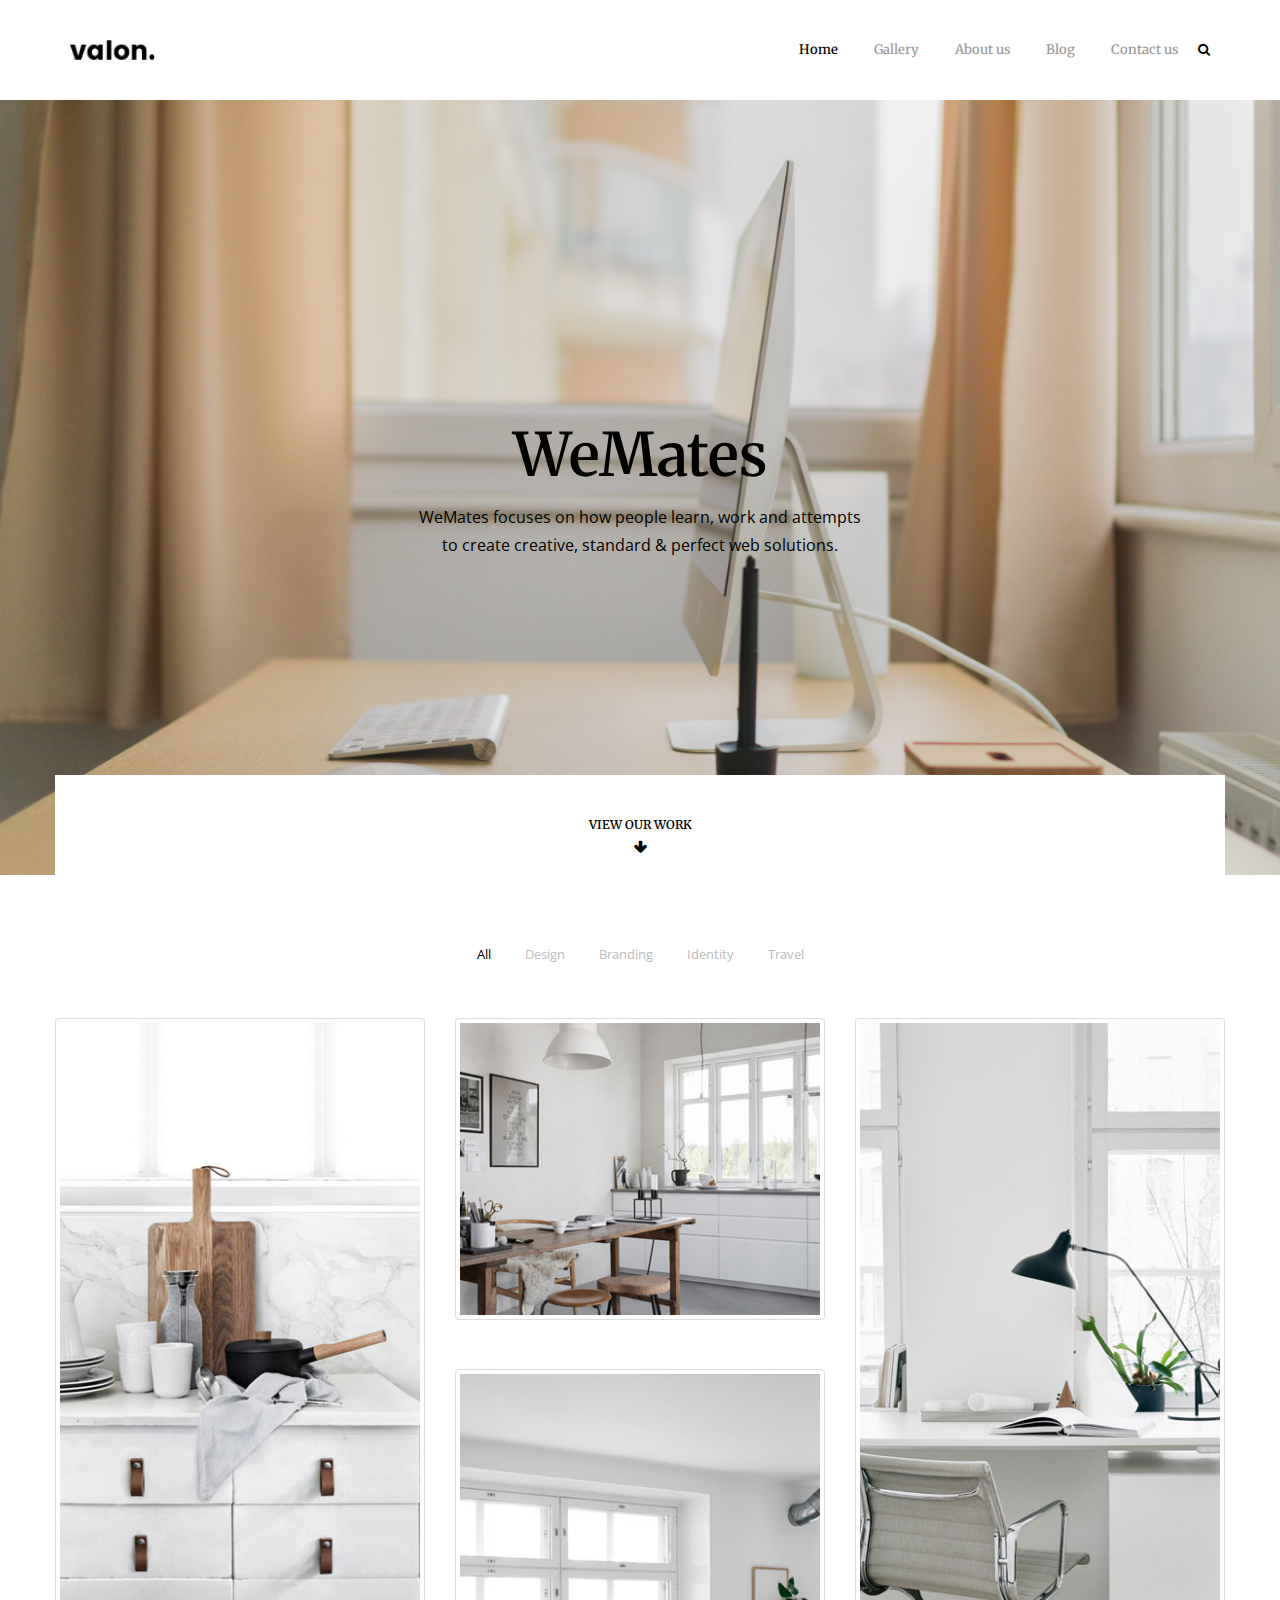
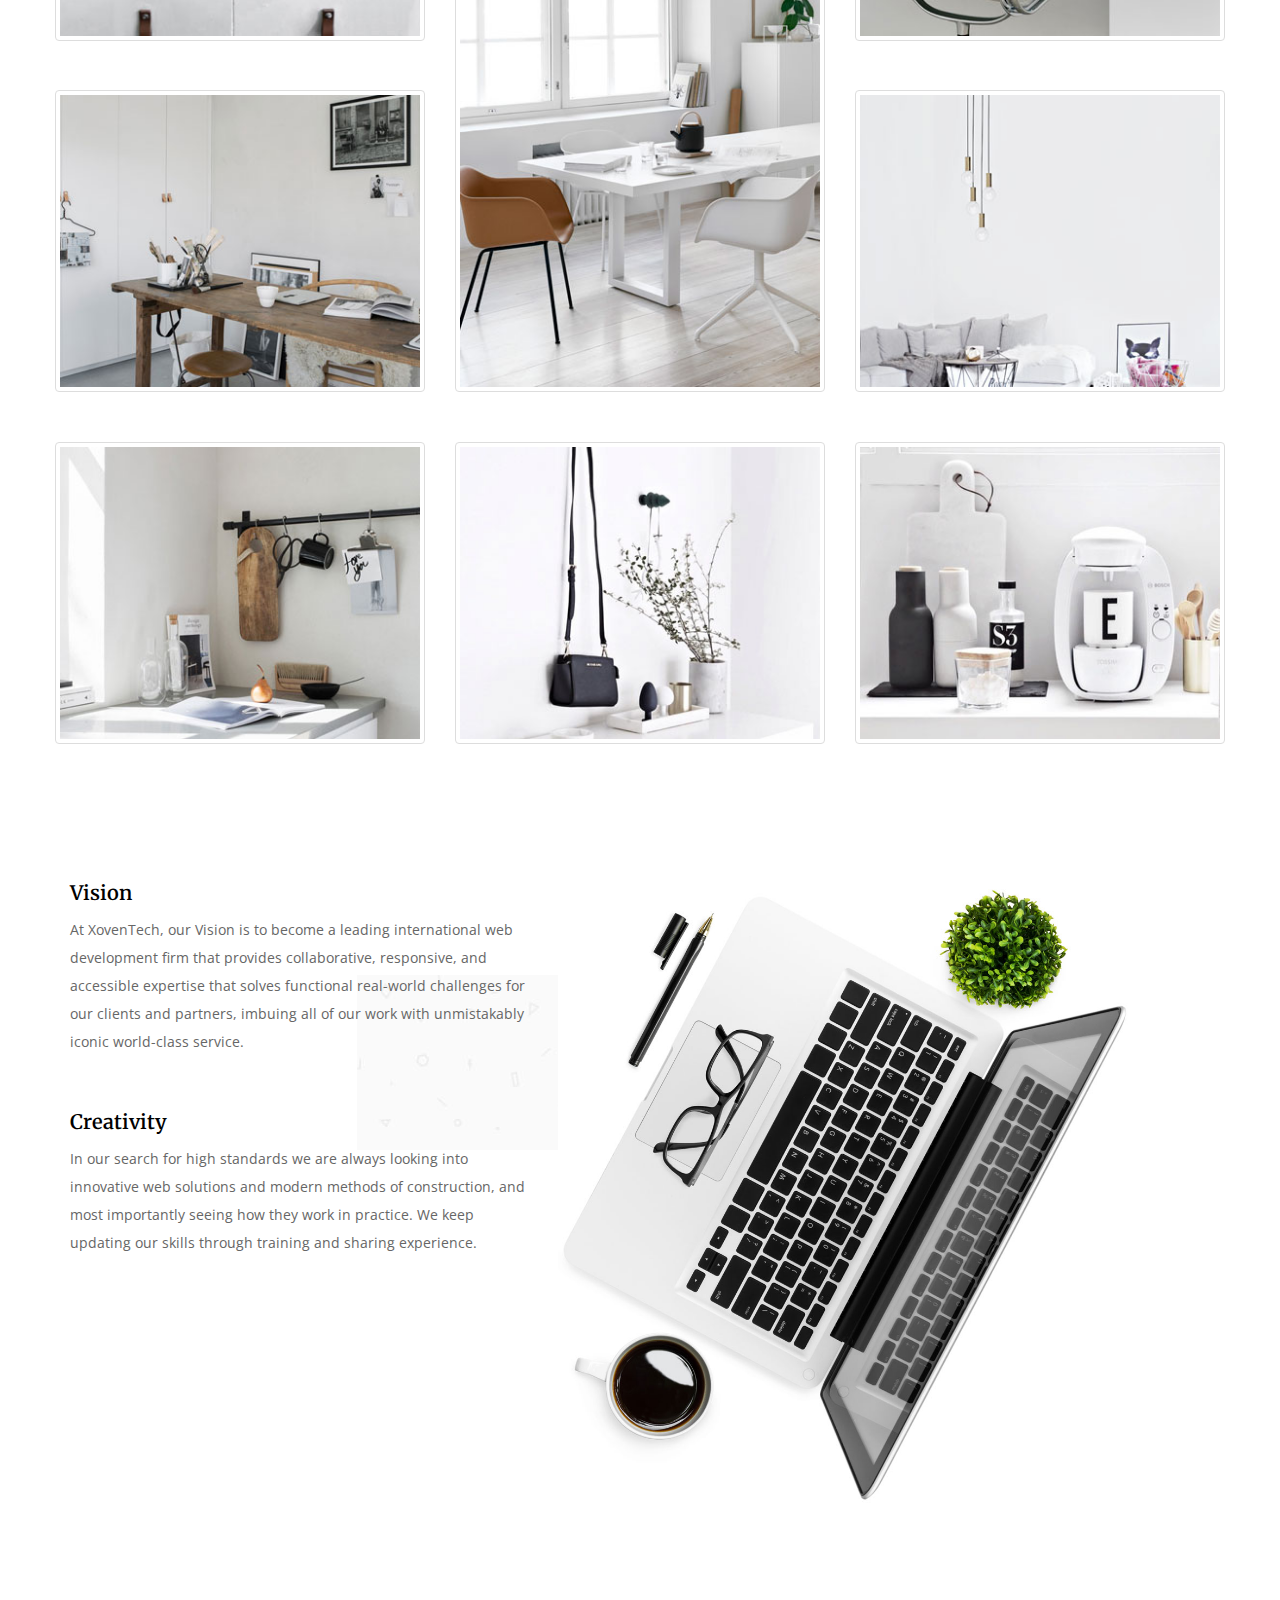
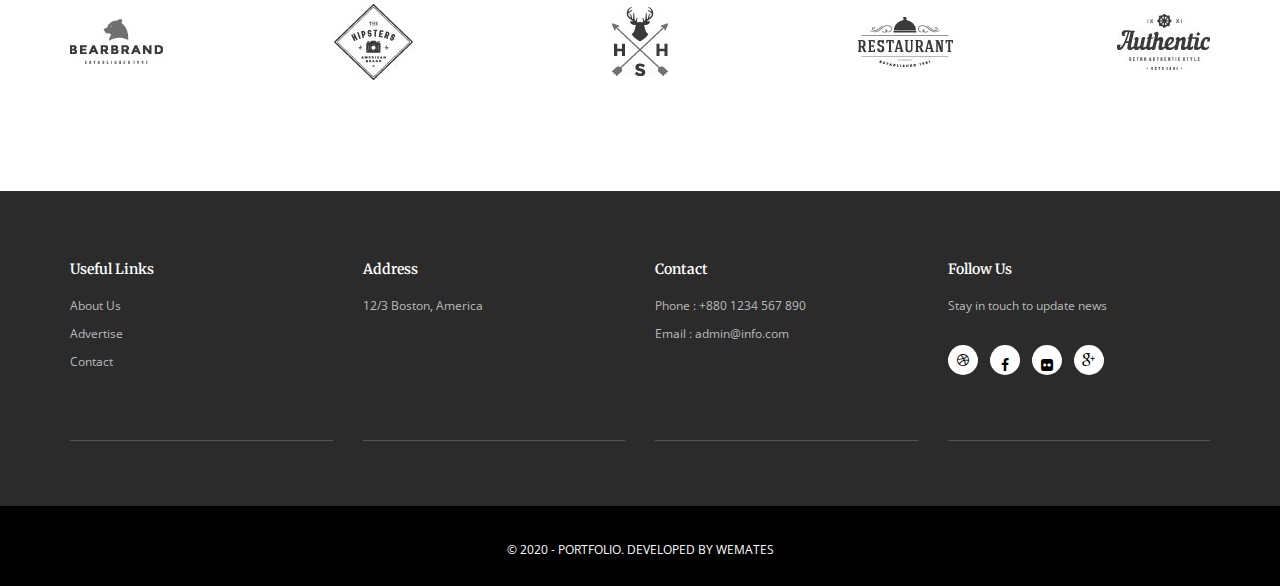
<file: index.html>
<!DOCTYPE html>
<html lang="en">
<head>
	<meta charset="UTF-8">
	<meta name="viewport" content="width=device-width, initial-scale=1">
	<meta name="format-detection" content="telephone=no">
	<meta name="apple-mobile-web-app-capable" content="yes">
	<title>WeMates - Portfolio HTML Template</title>
	
	<link href="https://fonts.googleapis.com/css?family=Merriweather:300,300i,400,400i,700,700i,900,900i|Open+Sans:300,300i,400,400i,600,600i,700,700i,800,800i" rel="stylesheet"> 
	<link rel="stylesheet" type="text/css" href="css/libs/font-awesome.min.css">
	<link rel="stylesheet" type="text/css" href="css/libs/bootstrap.min.css">
	<link rel="stylesheet" type="text/css" href="css/libs/magnific-popup.css">
	<link rel="stylesheet" type="text/css" href="css/libs/owl.carousel.min.css">
	<link rel="stylesheet" type="text/css" href="css/styles.css">
</head>
<body>
	<!-- Header -->
	<header id="header-section" class="header-section">
		<div class="container">

			<!-- Logo -->
			<div class="logo-section">
				<a href="index-2.html">
					<img src="images/logo.png" alt="Xoven">
				</a>
			</div>
			<!-- End Logo -->

			<!-- Header Right -->
			<div class="header-rightside pull-right">
				<!-- Menu Mobile -->
				<div class="mobile-menu">
					<span class="item item-1"></span>
					<span class="item item-2"></span>
					<span class="item item-3"></span>
				</div>
				<!-- End Menu Mobile -->
				<!-- Search -->
				<div class="search-section">
					<i class="fa fa-search"></i>
				</div>
				<div class="search-box">
					<div class="search-box-inner">
						<div class="container">
							<form class="search-form" action="#" method="get">
								<input type="search" name="s" class="search-field" placeholder="Type here & hit enter" value="" title="Search">
								<div class="search-box-close">
									<i class="fa fa-times"></i>
								</div>
							</form>
						</div>
					</div>

				</div>
				<!-- End Search -->
			</div>
			<!-- End Header Right -->

			<!-- Navigation -->
			<div class="navigation-wrapper">
				<div class="navigation-inner">

					<nav class="menu">
						<ul class="menu-list">
							<li class="menu-item current-menu-item active"><a href="index-2.html">Home</a></li>
							<li class="menu-item"><a href="gallery.html">Gallery</a></li>
							<li class="menu-item"><a href="about.html">About us</a></li>
							<li class="menu-item"><a href="blog.html">Blog</a></li>
							<li class="menu-item"><a href="contact.html">Contact us</a></li>
						</ul>
					</nav>

					<div class="menu-close">
						<i class="fa fa-times"></i>
					</div>
				</div>
			</div>
			<!-- End Navigation -->
		</div>
	</header>
	<!-- End Header -->

	<div id="wrapper">

		<!-- Projects -->
		<div class="project-section">
			<div class="project-header image" style="background-image: url(images/projects/header2.jpg)">
				<img src="images/projects/header2.jpg" alt="">
				<div class="project-heading">
					<div class="inner">
						<h1 class="title">WeMates</h1>
						<p>
							WeMates focuses on how people learn, work and attempts to create creative, standard & perfect web solutions.
						</p>
					</div>
				</div>
			</div>
			<div class="container">
				<div class="row">
					<div class="project-content">
						<h2 class="title">
							<a href="#portfolio">view our work</a>
						</h2>
						<div id="portfolio" class="portfolio">
							<div class="controls">
								<ul>
									<li>
										<a href="#" data-filter="*" class="active">All</a>
									</li>
									<li>
										<a href="#" data-filter=".design">Design</a>
									</li>
									<li>
										<a href="#" data-filter=".branding">Branding</a>
									</li>
									<li>
										<a href="#" data-filter=".identity">Identity</a>
									</li>
									<li>
										<a href="#" data-filter=".travel">Travel</a>
									</li>
								</ul>
							</div>
							<div class="grid-section texture">
								<div class="grid-item travel">
									<div class="grid-content">
										<div class="thumbnail">
											<img src="images/projects/1.jpg" alt="">
										</div>
										<div class="grid-heading">
											<div class="grid-heading-inner">
												<div class="content">
													<a href="images/projects/1.jpg" class="popup"><i class="fa fa-expand"></i></a>
													<h2 class="grid-title">
														<a href="portfolio-single.html">Visual Sample</a>
													</h2>
												</div>

											</div>
										</div>
									</div>
								</div>
								<div class="grid-item design">
									<div class="grid-content">
										<div class="thumbnail">
											<img src="images/projects/2.jpg" alt="">
										</div>
										<div class="grid-heading">
											<div class="grid-heading-inner">
												<div class="content">
													<a href="images/projects/2.jpg" class="popup"><i class="fa fa-expand"></i></a>
													<h2 class="grid-title">
														<a href="portfolio-single.html">Visual Sample</a>
													</h2>
												</div>

											</div>
										</div>
									</div>
								</div>
								<div class="grid-item travel">
									<div class="grid-content">
										<div class="thumbnail">
											<img src="images/projects/3.jpg" alt="">
										</div>
										<div class="grid-heading">
											<div class="grid-heading-inner">
												<div class="content">
													<a href="images/projects/3.jpg" class="popup"><i class="fa fa-expand"></i></a>
													<h2 class="grid-title">
														<a href="portfolio-single.html">Visual Sample</a>
													</h2>
												</div>

											</div>
										</div>
									</div>
								</div>
								<div class="grid-item design branding">
									<div class="grid-content">
										<div class="thumbnail">
											<img src="images/projects/4.jpg" alt="">
										</div>
										<div class="grid-heading">
											<div class="grid-heading-inner">
												<div class="content">
													<a href="images/projects/4.jpg" class="popup"><i class="fa fa-expand"></i></a>
													<h2 class="grid-title">
														<a href="portfolio-single.html">Visual Sample</a>
													</h2>
												</div>

											</div>
										</div>
									</div>
								</div>
								<div class="grid-item identity travel">
									<div class="grid-content">
										<div class="thumbnail">
											<img src="images/projects/5.jpg" alt="">
										</div>
										<div class="grid-heading">
											<div class="grid-heading-inner">
												<div class="content">
													<a href="images/projects/5.jpg" class="popup"><i class="fa fa-expand"></i></a>
													<h2 class="grid-title">
														<a href="portfolio-single.html">Visual Sample</a>
													</h2>
												</div>

											</div>
										</div>
									</div>
								</div>
								<div class="grid-item design">
									<div class="grid-content">
										<div class="thumbnail">
											<img src="images/projects/6.jpg" alt="">
										</div>
										<div class="grid-heading">
											<div class="grid-heading-inner">
												<div class="content">
													<a href="images/projects/6.jpg" class="popup"><i class="fa fa-expand"></i></a>
													<h2 class="grid-title">
														<a href="portfolio-single.html">Visual Sample</a>
													</h2>
												</div>

											</div>
										</div>
									</div>
								</div>
								<div class="grid-item branding">
									<div class="grid-content">
										<div class="thumbnail">
											<img src="images/projects/7.jpg" alt="">
										</div>
										<div class="grid-heading">
											<div class="grid-heading-inner">
												<div class="content">
													<a href="images/projects/7.jpg" class="popup"><i class="fa fa-expand"></i></a>
													<h2 class="grid-title">
														<a href="portfolio-single.html">Visual Sample</a>
													</h2>
												</div>

											</div>
										</div>
									</div>
								</div>
								<div class="grid-item identity">
									<div class="grid-content">
										<div class="thumbnail">
											<img src="images/projects/8.jpg" alt="">
										</div>
										<div class="grid-heading">
											<div class="grid-heading-inner">
												<div class="content">
													<a href="images/projects/8.jpg" class="popup"><i class="fa fa-expand"></i></a>
													<h2 class="grid-title">
														<a href="portfolio-single.html">Visual Sample</a>
													</h2>
												</div>

											</div>
										</div>
									</div>
								</div>
								<div class="grid-item branding">
									<div class="grid-content">
										<div class="thumbnail">
											<img src="images/projects/9.jpg" alt="">
										</div>
										<div class="grid-heading">
											<div class="grid-heading-inner">
												<div class="content">
													<a href="images/projects/9.jpg" class="popup"><i class="fa fa-expand"></i></a>
													<h2 class="grid-title">
														<a href="portfolio-single.html">Visual Sample</a>
													</h2>
												</div>

											</div>
										</div>
									</div>
								</div>
							</div>
						</div>
					</div>
				</div>
			</div>

		</div>
		<!-- End Projects -->

		<!-- Features -->
		<div class="feature-section" style="background-image: url(images/features-bg.jpg); background-repeat: no-repeat; background-position: center 20%;">
			<div class="container">
				<div class="row">
					<div class="col-md-5 col-xs-12">
						<div class="content">
							<h4>Vision</h4>
							<p>
								At XovenTech, our Vision is to become a leading international web development firm that provides collaborative, responsive, and accessible expertise that solves functional real-world challenges for our clients and partners, imbuing all of our work with unmistakably iconic world-class service.
							</p>
							<p>&nbsp;</p>
							<h4>Creativity</h4>
							<p>
								In our search for high standards we are always looking into innovative web solutions and modern methods of construction, and most importantly seeing how they work in practice. We keep updating our skills through training and sharing experience.
							</p>
						</div>
					</div>
					<div class="col-md-7 col-xs-12">
						<img src="images/features-image.jpg" alt="Features" class="feature-img">
					</div>
				</div>
			</div>
		</div>
		<!-- End Features -->

		<!-- Clients -->
		<div class="client-section">
			<div class="container">
				<div class="items owl-carousel">
					<div class="single-item"> 
						<div class="item text-left">
							<a href="#">
								<img src="images/clients/1.jpg" alt="">
							</a>
						</div>
						<div class="items-center">
							<div class="item text-center">
								<img src="images/clients/2.jpg" alt="">
							</div>
							<div class="item text-center">
								<img src="images/clients/3.jpg" alt="">
							</div>
							<div class="item text-center">
								<img src="images/clients/4.jpg" alt="">
							</div>
						</div>
						<div class="item text-right">
							<img src="images/clients/5.jpg" alt="">
						</div>
					</div>
					<div class="single-item"> 
						<div class="item text-left">
							<a href="#">
								<img src="images/clients/1.jpg" alt="">
							</a>
						</div>
						<div class="items-center">
							<div class="item text-center">
								<img src="images/clients/2.jpg" alt="">
							</div>
							<div class="item text-center">
								<img src="images/clients/3.jpg" alt="">
							</div>
							<div class="item text-center">
								<img src="images/clients/4.jpg" alt="">
							</div>
						</div>
						<div class="item text-right">
							<img src="images/clients/5.jpg" alt="">
						</div>
					</div>
				</div>
			</div>
		</div>
		<!-- End Clients -->
	</div>

	<footer id="footer-section" class="footer-section">
		<div class="footer-widget">
			<div class="container">
				<div class="row">
					<div class="col-md-3 col-xs-12">
						<div class="widget">
							<h3 class="widget-title">Useful Links</h3>
							<ul>
								<li><a href="#">About Us</a></li>
								<li><a href="#">Advertise</a></li>
								<li><a href="#">Contact</a></li>
							</ul>
						</div>
					</div>
					<div class="col-md-3 col-xs-12">
						<div class="widget">
							<h3 class="widget-title">Address</h3>
							<div class="widget-content">12/3 Boston, America</div>
						</div>
					</div>
					<div class="col-md-3 col-xs-12">
						<div class="widget">
							<h3 class="widget-title">Contact</h3>
							<ul>
								<li>Phone : +880 1234 567 890</li>
								<li>Email : admin@info.com</li>
							</ul>
						</div>
					</div>
					<div class="col-md-3 col-xs-12">
						<div class="widget">
							<h3 class="widget-title">Follow Us</h3>
							<div class="widget-content">
								<p>Stay in touch to update news</p>
								<div class="socials">
									<a href="#" title="Dribbble">
										<i class="fa fa-dribbble"></i>
									</a>
									<a href="#" title="Facebook">
										<i class="fa fa-facebook"></i>
									</a>
									<a href="#" title="Flickr">
										<i class="fa fa-flickr"></i>
									</a>
									<a href="#" title="Google Plus">
										<i class="fa fa-google-plus"></i>
									</a>
								</div>
							</div>
						</div>
					</div>
				</div>
				<div class="row">
					<div class="col-md-3 col-xs-12">
						<div class="divider"></div>
					</div>
					<div class="col-md-3 col-xs-12">
						<div class="divider"></div>
					</div>
					<div class="col-md-3 col-xs-12">
						<div class="divider"></div>
					</div>
					<div class="col-md-3 col-xs-12">
						<div class="divider"></div>
					</div>
				</div>
			</div>
		</div>
		<div class="copyright">
			<div class="container">
				<div class="row">
					<div class="col-xs-12">
						© 2020 - Portfolio. Developed by <a href="#">WeMates</a>
					</div>
				</div>
			</div>
		</div>

	</footer>

	<!-- Scripts -->
	<script type="text/javascript" src="js/libs/jquery-1.12.4.min.js"></script>
	<script type="text/javascript" src="js/libs/isotope.pkgd.min.js"></script>
	<script type="text/javascript" src="js/libs/jquery.magnific-popup.js"></script>
	<script type="text/javascript" src="js/libs/owl.carousel.js"></script>
	<script type="text/javascript" src="js/scripts.js"></script>
	<!-- End Scripts -->
</body>

</html>
</file>
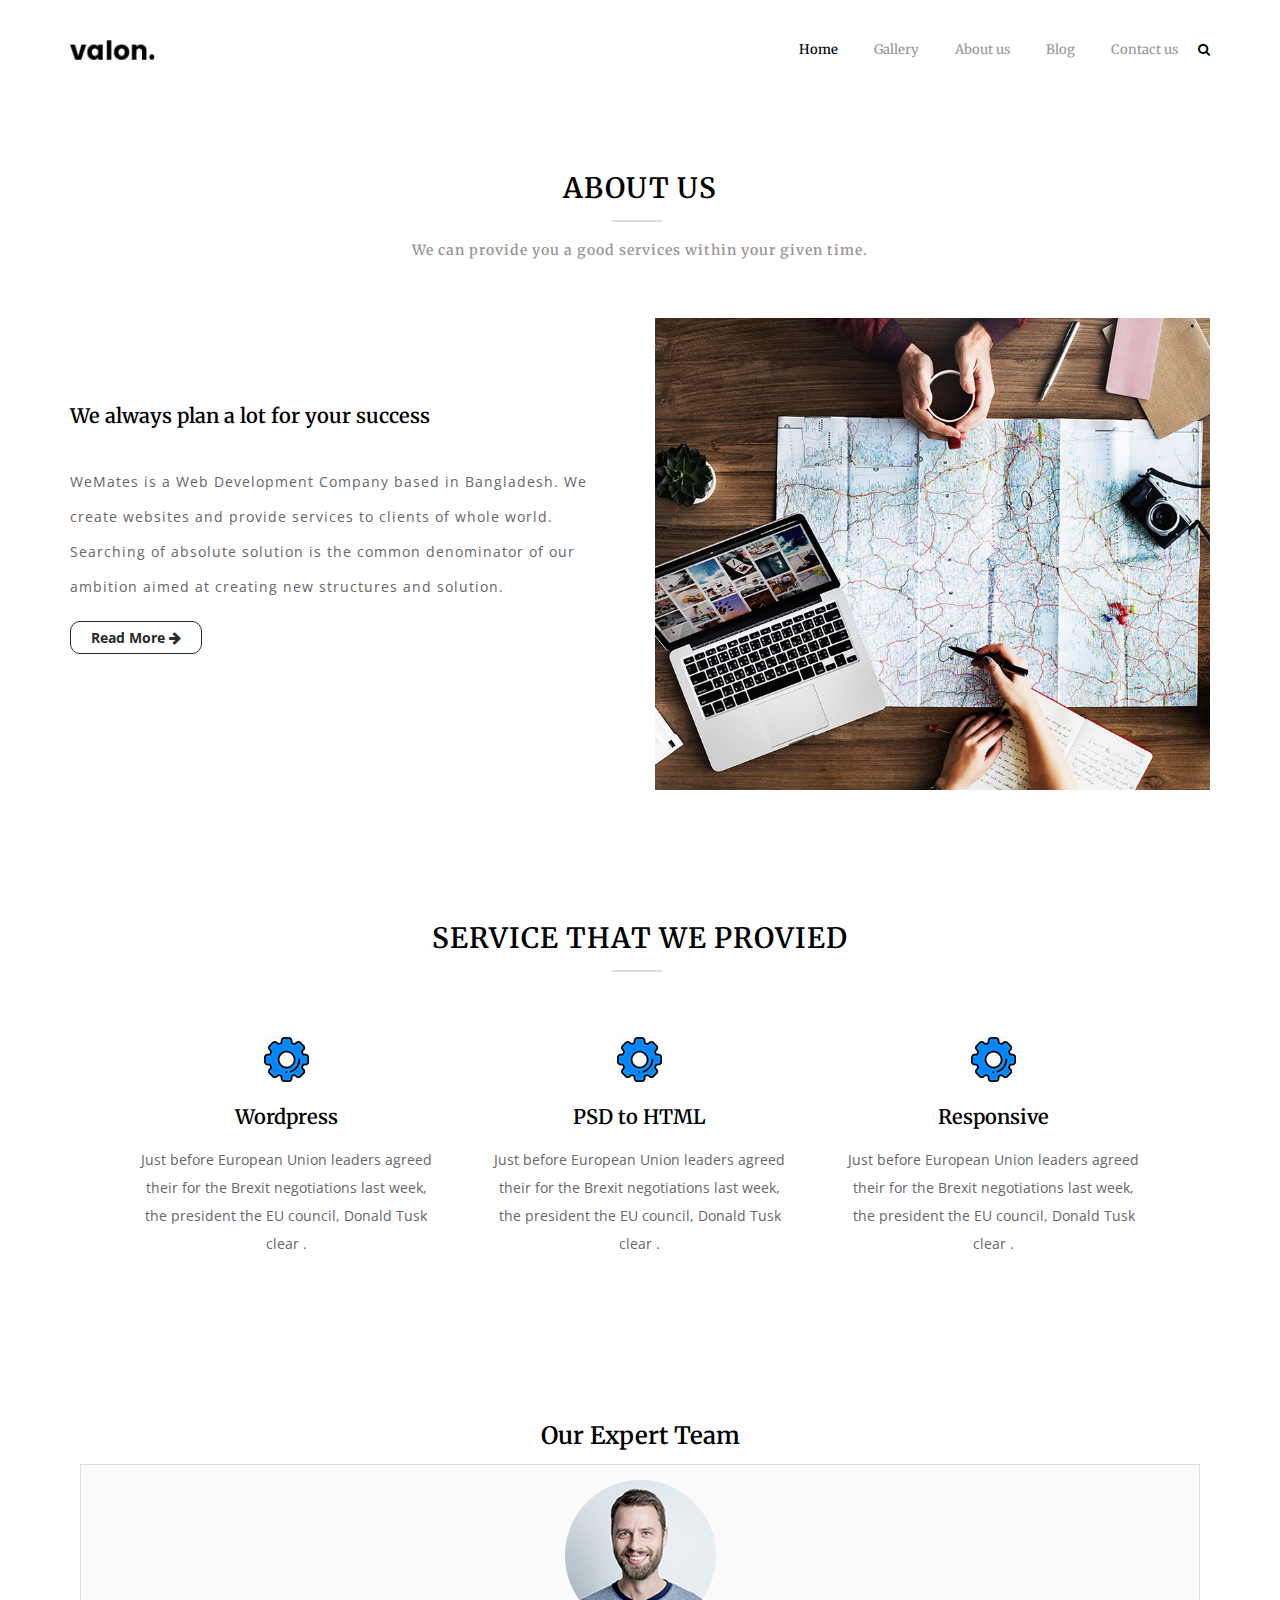
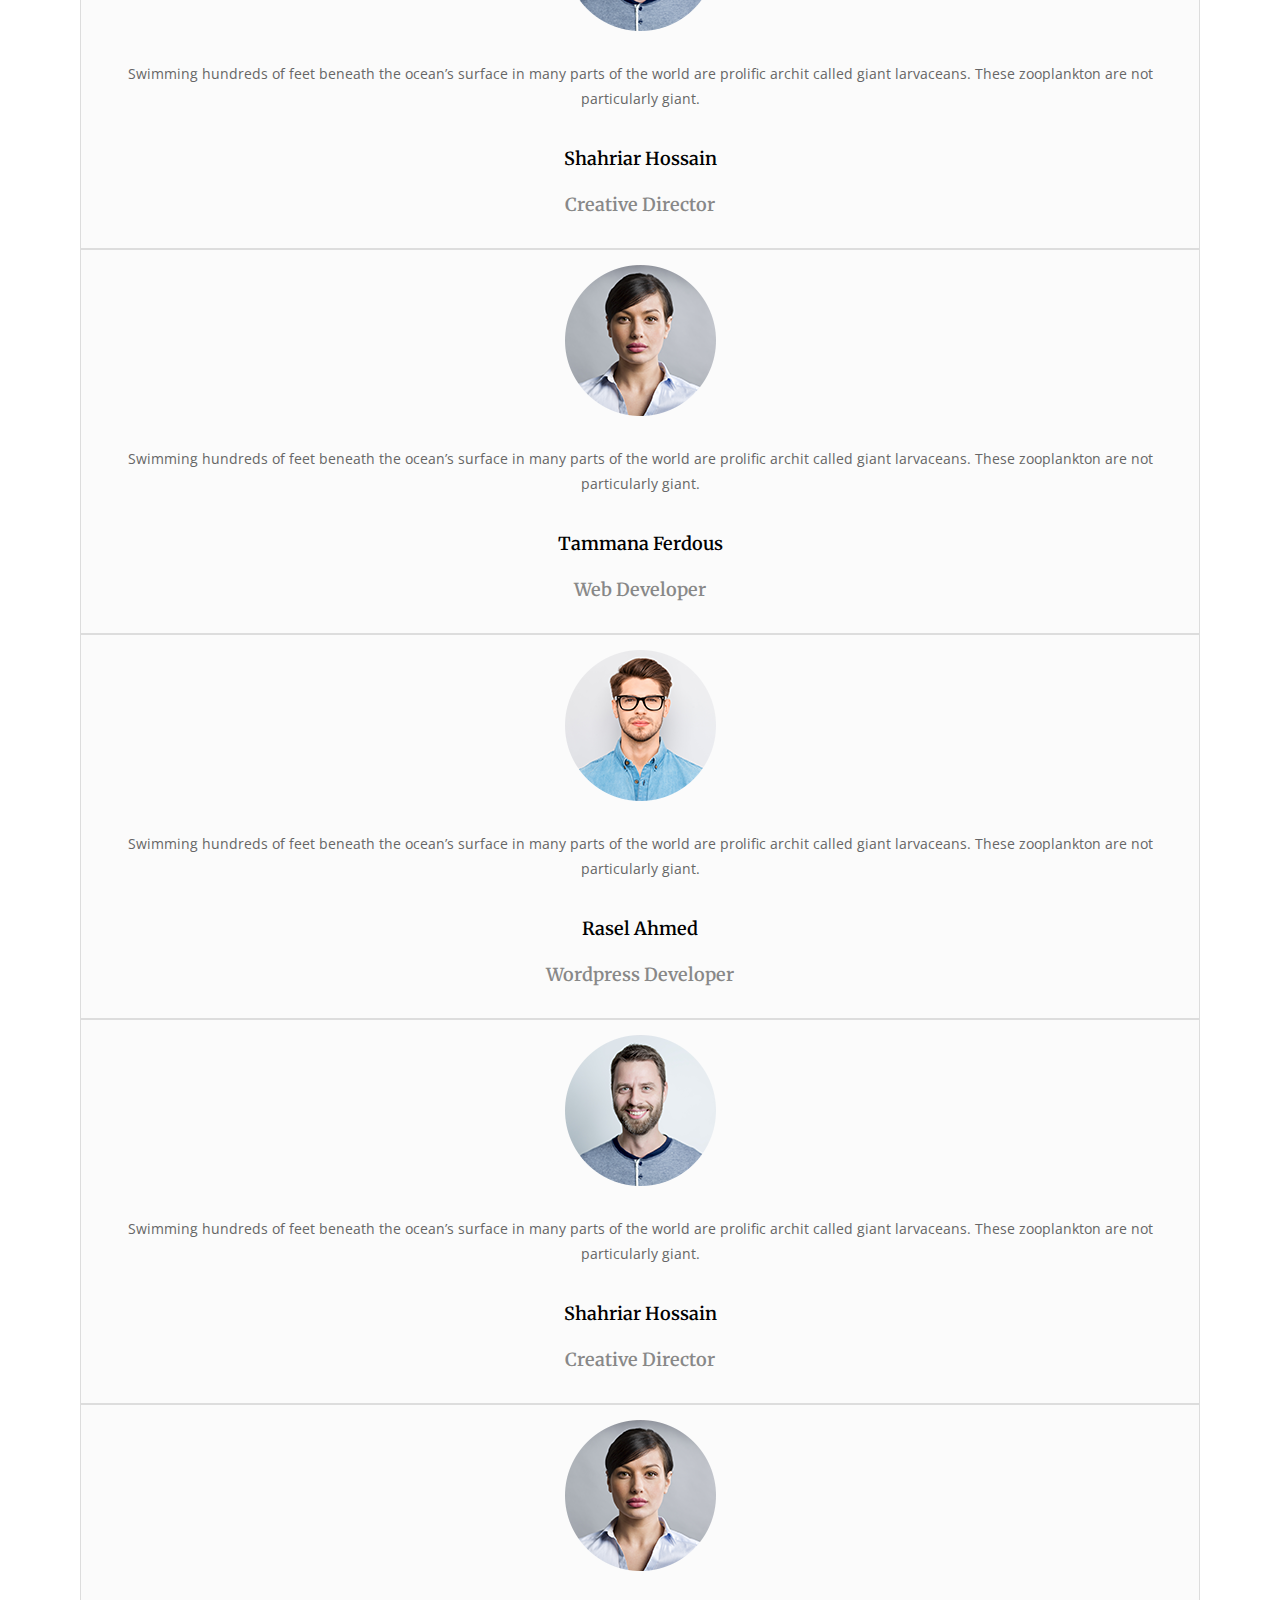
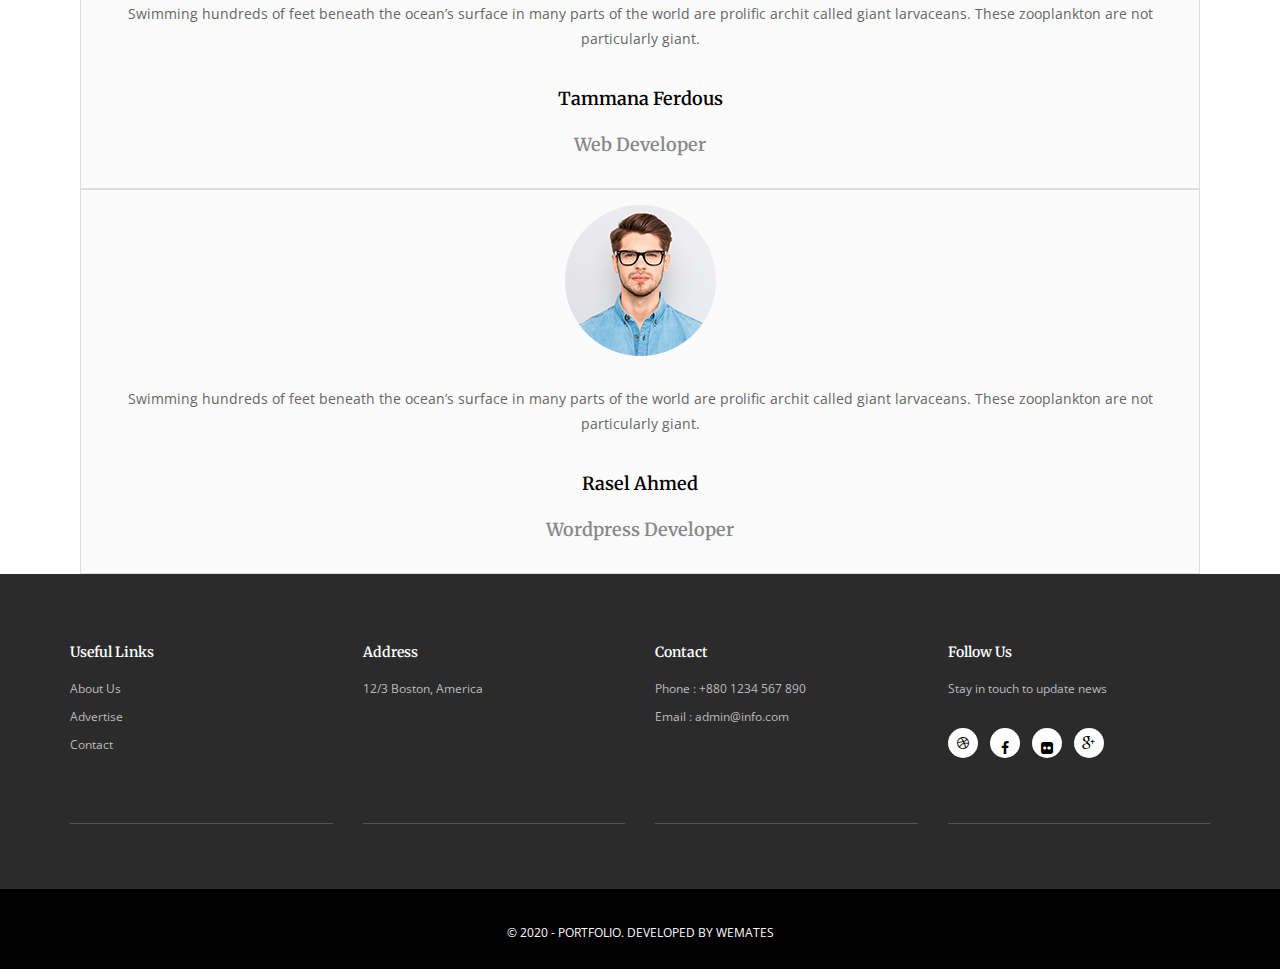
<file: about.html>
<!DOCTYPE html>
<html lang="en">

<head>
	<meta charset="UTF-8">
	<meta name="viewport" content="width=device-width, initial-scale=1">
	<meta name="format-detection" content="telephone=no">
	<meta name="apple-mobile-web-app-capable" content="yes">
	<title>About Us - WeMates</title>

	<link href="https://fonts.googleapis.com/css?family=Merriweather:300,300i,400,400i,700,700i,900,900i|Open+Sans:300,300i,400,400i,600,600i,700,700i,800,800i" rel="stylesheet">
	<link rel="stylesheet" type="text/css" href="css/libs/font-awesome.min.css">
	<link rel="stylesheet" type="text/css" href="css/libs/bootstrap.min.css">
	<link rel="stylesheet" type="text/css" href="css/libs/magnific-popup.css">
	<link rel="stylesheet" type="text/css" href="css/libs/owl.carousel.min.css">
	<link rel="stylesheet" type="text/css" href="css/styles.css">
</head>
<body>
	<!-- Header -->
	<header id="header-section" class="header-section">
		<div class="container">

			<!-- Logo -->
			<div class="logo-section">
				<a href="index-2.html">
					<img src="images/logo.png" alt="WeMates">
				</a>
			</div>
			<!-- End Logo -->

			<!-- Header Right -->
			<div class="header-rightside pull-right">
				<!-- Menu Mobile -->
				<div class="mobile-menu">
					<span class="item item-1"></span>
					<span class="item item-2"></span>
					<span class="item item-3"></span>
				</div>
				<!-- End Menu Mobile -->
				<!-- Search -->
				<div class="search-section">
					<i class="fa fa-search"></i>
				</div>
				<div class="search-box">
					<div class="search-box-inner">
						<div class="container">
							<form class="search-form" action="#" method="get">
								<input type="search" name="s" class="search-field" placeholder="Type here & hit enter" value="" title="Search">
								<div class="search-box-close">
									<i class="fa fa-times"></i>
								</div>
							</form>
						</div>
					</div>

				</div>
				<!-- End Search -->
			</div>
			<!-- End Header Right -->

			<!-- Navigation -->
			<div class="navigation-wrapper">
				<div class="navigation-inner">

					<nav class="menu">
						<ul class="menu-list">
							<li class="menu-item current-menu-item active"><a href="index-2.html">Home</a></li>
							<li class="menu-item"><a href="gallery.html">Gallery</a></li>
							<li class="menu-item"><a href="about.html">About us</a></li>
							<li class="menu-item"><a href="blog.html">Blog</a></li>
							<li class="menu-item"><a href="contact.html">Contact us</a></li>
						</ul>
					</nav>

					<div class="menu-close">
						<i class="fa fa-times"></i>
					</div>
				</div>
			</div>
			<!-- End Navigation -->
		</div>
	</header>
	<!-- End Header -->

	<!---------About Us start----------->
	<section class="section-padding">
		<div class="container">
		    <div class="row">
		        <div class="col-md-12 section-title">
		            <h2>About Us</h2>
		            <div class="border"></div>
		            <h6>We can provide you a good services within your given time.</h6>
		        </div>
		    </div>
		
			<div class="row">
			    <div class="col-md-6 section-content">
                    
			        <h4>We always plan a lot for your success</h4>
                    <p>WeMates is a Web Development Company based in Bangladesh. We create websites and provide services to clients of whole world. Searching of absolute solution is the common denominator of our ambition aimed at creating new structures and solution.</p>
                    <a href="">Read More <i class="fa fa-arrow-right"></i></a>
			    </div>
			    <div class="col-md-6 section-img">
			        <img src="images/about.jpg" alt="">
			    </div>
			</div>
		</div>
    </section>
    
    <!--Service area Strat-->
       
        <section class="section-padding">
            <div class="container">
                <div class="row">
		            <div class="col-md-12 service-title">
		                  <h2>Service That We Provied</h2>
		                  <div class="border"></div>
		            </div>
		        </div>
		    </div>
		        <div class="row">
		            <div class="col-md-10 col-md-offset-1">
		                <div class="col-md-4 text-center">
		                <div class="service-box">
                            <div class="service-icon">
                                <div class="service-icon-table">
                                    <div class="service-icon-tablecell">
                                        <img src="images/service-icon.png" alt="">
                                    </div>
                                </div>
                            </div>
                            <h3>Wordpress</h3>
                            <p>Just before European Union leaders agreed their
                            for the Brexit negotiations last week, the president 
                            the EU council, Donald Tusk clear .</p>
		                </div>
		            </div>
		            <div class="col-md-4 text-center">
		                <div class="service-box">
                            <div class="service-icon">
                                <div class="service-icon-table">
                                    <div class="service-icon-tablecell">
                                        <img src="images/service-icon.png" alt="">
                                    </div>
                                </div>
                            </div>
                            <h3>PSD to HTML</h3>
                            <p>Just before European Union leaders agreed their
                            for the Brexit negotiations last week, the president 
                            the EU council, Donald Tusk clear .</p>
		                </div>
		            </div>
		            <div class="col-md-4 text-center">
		                <div class="service-box">
                            <div class="service-icon">
                                <div class="service-icon-table">
                                    <div class="service-icon-tablecell">
                                        <img src="images/service-icon.png" alt="">
                                    </div>
                                </div>
                            </div>
                            <h3>Responsive</h3>
                            <p>Just before European Union leaders agreed their
                            for the Brexit negotiations last week, the president 
                            the EU council, Donald Tusk clear .</p>
		                </div>
		            </div>
		            </div>
		        </div>
        </section>
		        
	<!--Service area End-->
	
	<!--team area start-->
		<section class="team_area section_padding">
			<div class="container">
				<div class="row">
					<div class="col-md-12 text-center section_title"> 
						<h3>Our Expert Team</h3>
					</div>
				</div>
				<div class="row">
					<div class="col-md-12"> 
						<div class="team_carousel">
							<div class="single_team"> 
								<img src="images/team2.png" alt="" />
								<p>Swimming hundreds of feet beneath the ocean’s surface in many parts of the world are prolific archit called giant larvaceans. These zooplankton are not particularly giant.</p>
								<h5>Shahriar Hossain <span>Creative Director</span></h5>
							</div>
							<div class="single_team"> 
								<img src="images/team1.png" alt="" />
								<p>Swimming hundreds of feet beneath the ocean’s surface in many parts of the world are prolific archit called giant larvaceans. These zooplankton are not particularly giant.</p>
								<h5>Tammana Ferdous <span>Web Developer</span></h5>
							</div>
							<div class="single_team"> 
								<img src="images/team3.png" alt="" />
								<p>Swimming hundreds of feet beneath the ocean’s surface in many parts of the world are prolific archit called giant larvaceans. These zooplankton are not particularly giant.</p>
								<h5>Rasel Ahmed <span>Wordpress Developer</span></h5>
							</div>
							<div class="single_team"> 
								<img src="images/team2.png" alt="" />
								<p>Swimming hundreds of feet beneath the ocean’s surface in many parts of the world are prolific archit called giant larvaceans. These zooplankton are not particularly giant.</p>
								<h5>Shahriar Hossain <span>Creative Director</span></h5>
							</div>
							<div class="single_team"> 
								<img src="images/team1.png" alt="" />
								<p>Swimming hundreds of feet beneath the ocean’s surface in many parts of the world are prolific archit called giant larvaceans. These zooplankton are not particularly giant.</p>
								<h5>Tammana Ferdous <span>Web Developer</span></h5>
							</div>
							<div class="single_team"> 
								<img src="images/team3.png" alt="" />
								<p>Swimming hundreds of feet beneath the ocean’s surface in many parts of the world are prolific archit called giant larvaceans. These zooplankton are not particularly giant.</p>
								<h5>Rasel Ahmed <span>Wordpress Developer</span></h5>
							</div>
						</div>
					</div>
				</div>
			</div>
		</section>
		<!--team area end-->
	

		<footer id="footer-section" class="footer-section">
			<div class="footer-widget">
				<div class="container">
					<div class="row">
						<div class="col-md-3 col-xs-12">
							<div class="widget">
								<h3 class="widget-title">Useful Links</h3>
								<ul>
									<li><a href="#">About Us</a></li>
									<li><a href="#">Advertise</a></li>
									<li><a href="#">Contact</a></li>
								</ul>
							</div>
						</div>
						<div class="col-md-3 col-xs-12">
							<div class="widget">
								<h3 class="widget-title">Address</h3>
								<div class="widget-content">12/3 Boston, America</div>
							</div>
						</div>
						<div class="col-md-3 col-xs-12">
							<div class="widget">
								<h3 class="widget-title">Contact</h3>
								<ul>
									<li>Phone : +880 1234 567 890</li>
									<li>Email : admin@info.com</li>
								</ul>
							</div>
						</div>
						<div class="col-md-3 col-xs-12">
							<div class="widget">
								<h3 class="widget-title">Follow Us</h3>
								<div class="widget-content">
									<p>Stay in touch to update news</p>
									<div class="socials">
										<a href="#" title="Dribbble">
											<i class="fa fa-dribbble"></i>
										</a>
										<a href="#" title="Facebook">
											<i class="fa fa-facebook"></i>
										</a>
										<a href="#" title="Flickr">
											<i class="fa fa-flickr"></i>
										</a>
										<a href="#" title="Google Plus">
											<i class="fa fa-google-plus"></i>
										</a>
									</div>
								</div>
							</div>
						</div>
					</div>
					<div class="row">
						<div class="col-md-3 col-xs-12">
							<div class="divider"></div>
						</div>
						<div class="col-md-3 col-xs-12">
							<div class="divider"></div>
						</div>
						<div class="col-md-3 col-xs-12">
							<div class="divider"></div>
						</div>
						<div class="col-md-3 col-xs-12">
							<div class="divider"></div>
						</div>
					</div>
				</div>
			</div>
			<div class="copyright">
				<div class="container">
					<div class="row">
						<div class="col-xs-12">
							© 2020 - Portfolio. Developed by <a href="#">WeMates</a>
						</div>
					</div>
				</div>
			</div>
	
		</footer>

	<!-- Scripts -->
	<script type="text/javascript" src="js/libs/jquery-1.12.4.min.js"></script>
	<script type="text/javascript" src="js/libs/isotope.pkgd.min.js"></script>
	<script type="text/javascript" src="js/libs/jquery.magnific-popup.js"></script>
	<script type="text/javascript" src="js/libs/owl.carousel.js"></script>
	<script type="text/javascript" src="js/owl.carousel.min.js"></script>
	<script type="text/javascript" src="js/scripts.js"></script>
	<script type="text/javascript" src="js/about.js"></script>
	<!-- End Scripts -->
</body>

</html>
</file>
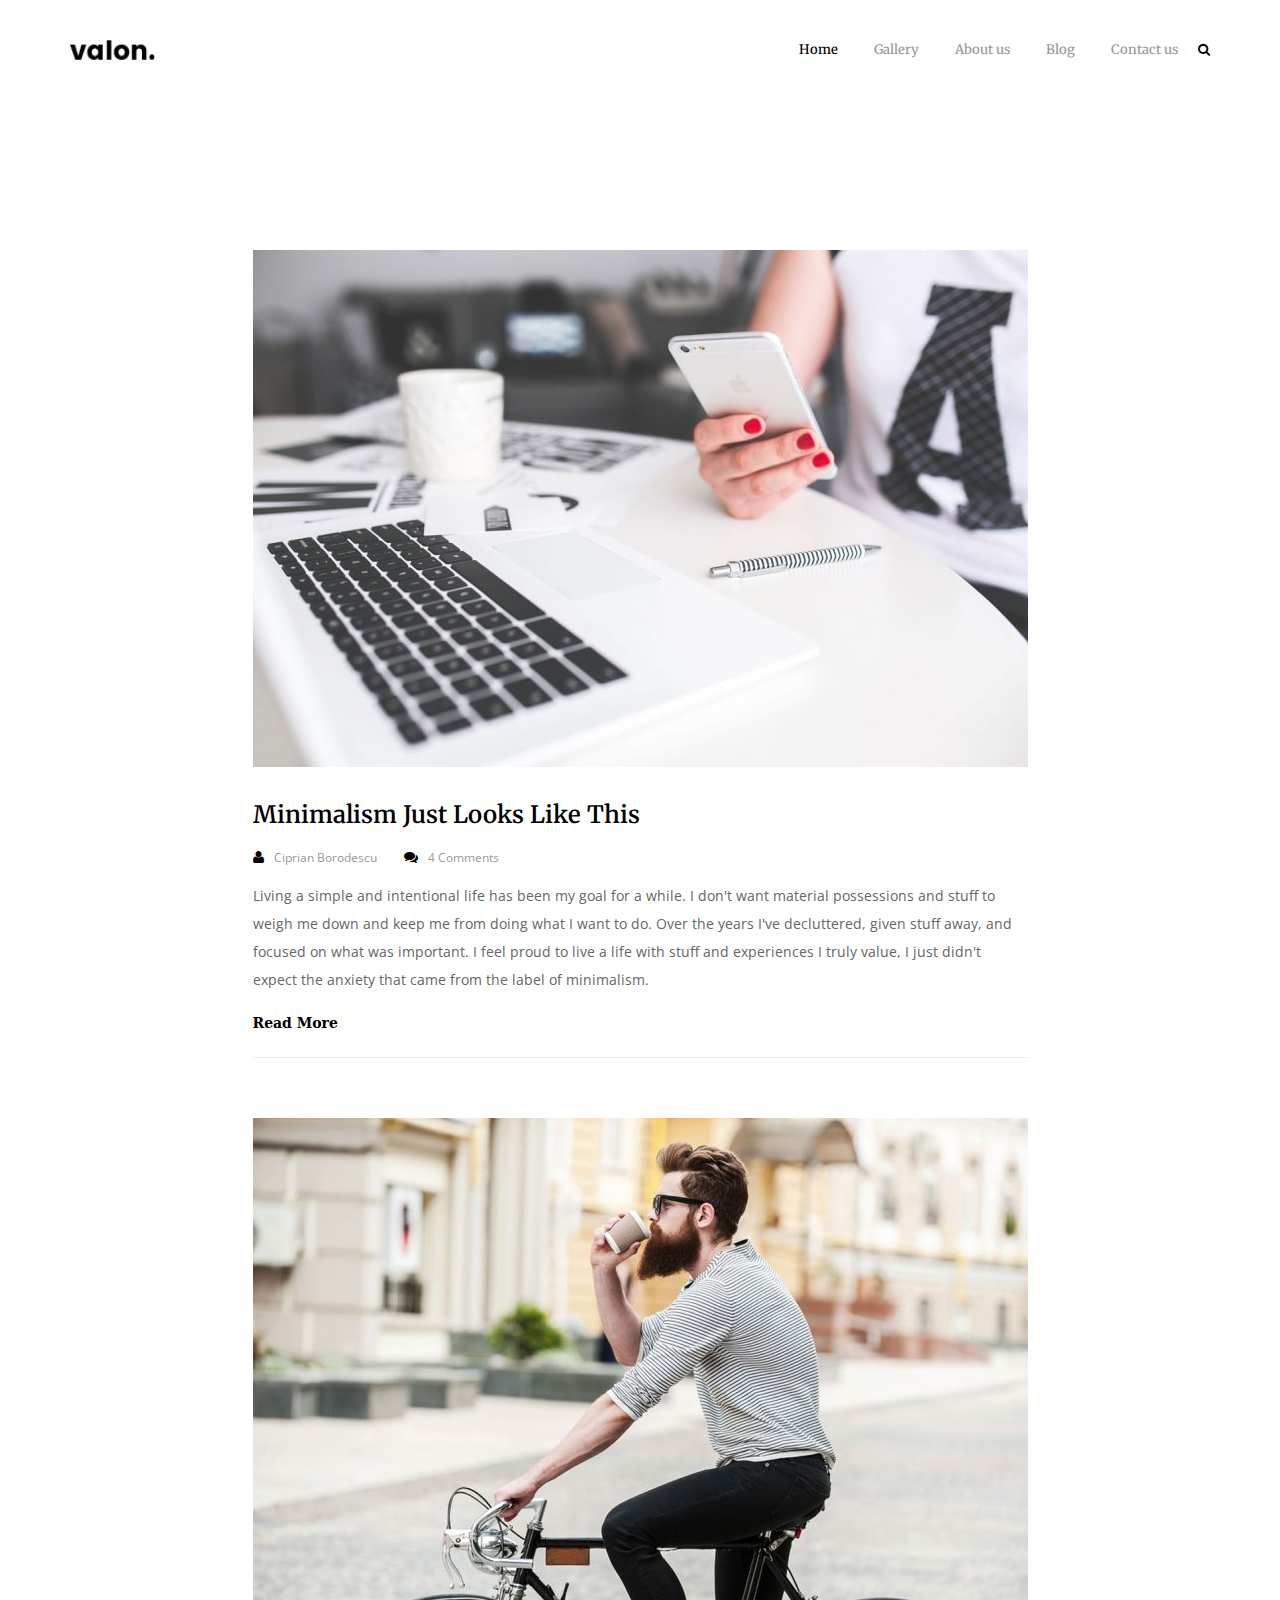
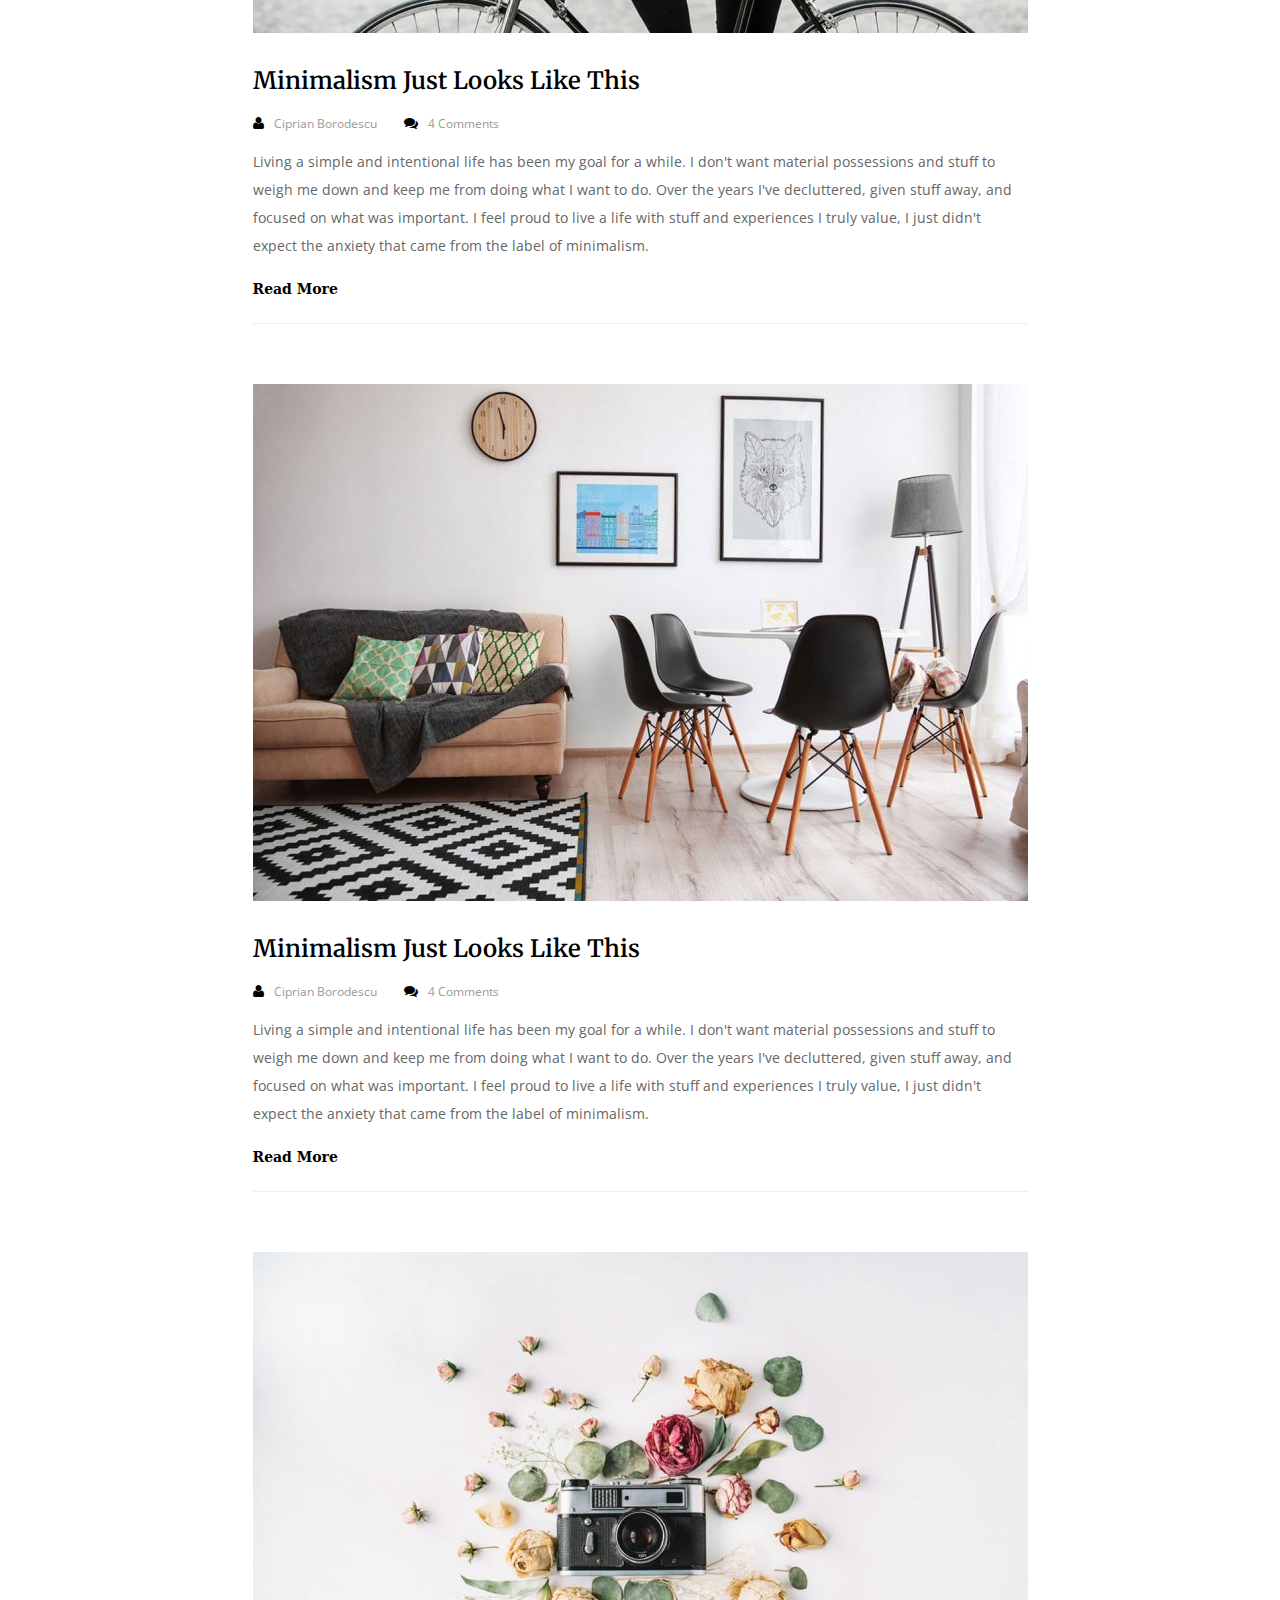
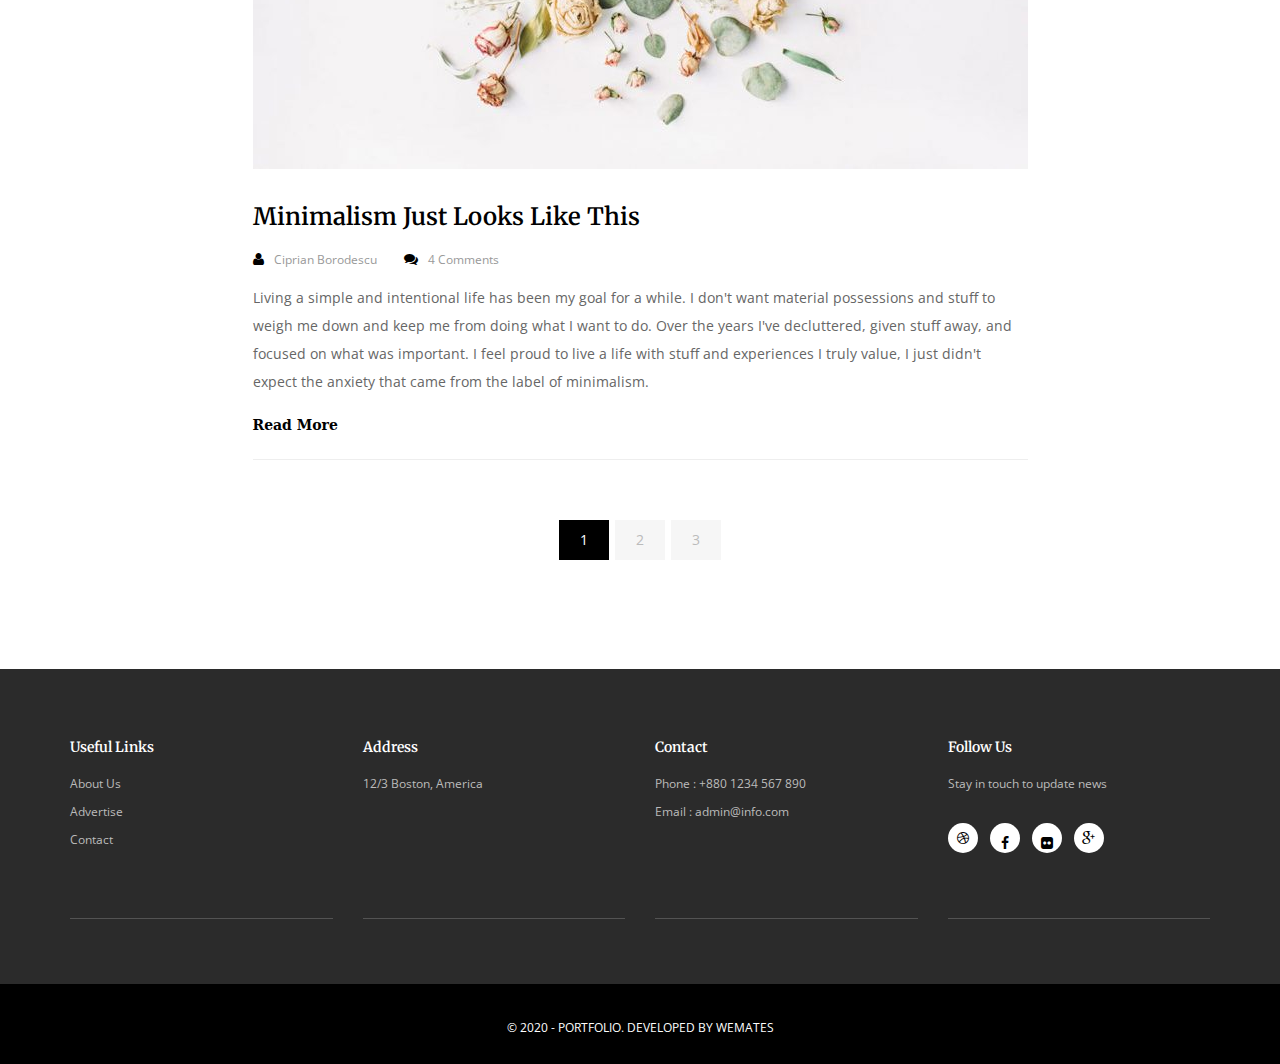
<file: blog.html>
<!DOCTYPE html>
<html lang="en">


<head>
	<meta charset="UTF-8">
	<meta name="viewport" content="width=device-width, initial-scale=1">
	<meta name="format-detection" content="telephone=no">
	<meta name="apple-mobile-web-app-capable" content="yes">
	<title>Blog - WeMates</title>

	<link href="https://fonts.googleapis.com/css?family=Merriweather:300,300i,400,400i,700,700i,900,900i|Open+Sans:300,300i,400,400i,600,600i,700,700i,800,800i" rel="stylesheet">
	<link rel="stylesheet" type="text/css" href="css/libs/font-awesome.min.css">
	<link rel="stylesheet" type="text/css" href="css/libs/bootstrap.min.css">
	<link rel="stylesheet" type="text/css" href="css/libs/magnific-popup.css">
	<link rel="stylesheet" type="text/css" href="css/libs/owl.carousel.min.css">
	<link rel="stylesheet" type="text/css" href="css/styles.css">
</head>
<body>
	<!-- Header -->
	<header id="header-section" class="header-section">
		<div class="container">

			<!-- Logo -->
			<div class="logo-section">
				<a href="index-2.html">
					<img src="images/logo.png" alt="WeMates">
				</a>
			</div>
			<!-- End Logo -->

			<!-- Header Right -->
			<div class="header-rightside pull-right">
				<!-- Menu Mobile -->
				<div class="mobile-menu">
					<span class="item item-1"></span>
					<span class="item item-2"></span>
					<span class="item item-3"></span>
				</div>
				<!-- End Menu Mobile -->
				<!-- Search -->
				<div class="search-section">
					<i class="fa fa-search"></i>
				</div>
				<div class="search-box">
					<div class="search-box-inner">
						<div class="container">
							<form class="search-form" action="#" method="get">
								<input type="search" name="s" class="search-field" placeholder="Type here & hit enter" value="" title="Search">
								<div class="search-box-close">
									<i class="fa fa-times"></i>
								</div>
							</form>
						</div>
					</div>

				</div>
				<!-- End Search -->
			</div>
			<!-- End Header Right -->

			<!-- Navigation -->
			<div class="navigation-wrapper">
				<div class="navigation-inner">

					<nav class="menu">
						<ul class="menu-list">
							<li class="menu-item current-menu-item active"><a href="index-2.html">Home</a></li>
							<li class="menu-item"><a href="gallery.html">Gallery</a></li>
							<li class="menu-item"><a href="about.html">About us</a></li>
							<li class="menu-item"><a href="blog.html">Blog</a></li>
							<li class="menu-item"><a href="contact.html">Contact us</a></li>
						</ul>
					</nav>

					<div class="menu-close">
						<i class="fa fa-times"></i>
					</div>
				</div>
			</div>
			<!-- End Navigation -->
		</div>
	</header>
	<!-- End Header -->

	<div id="wrapper">
		<div class="container">
			<div class="row">
				<div class="col-xs-12">
					<div id="blog-info" class="blog-info">
						<div class="blog-posts">

							<!-- Post -->
							<article class="post">
								<!-- Thumbnail -->
								<div class="post-thumbnail">
									<a href="single.html">
										<img src="images/posts/1.jpg" alt="Image">
									</a>
								</div>
								<!-- End Thumbnail -->

								<div class="post-content">

									<!-- Title -->
									<h3 class="title">
										<a href="single.html">Minimalism Just Looks Like This</a>
									</h3>
									<!-- End Title -->

									<!-- Post Details -->
									<div class="post-detail">
										<a href="single.html" class="post-author">Ciprian Borodescu</a>
										<a href="single.html" class="post-comment">4 Comments</a>
									</div>
									<!-- End Post Details -->

									<!-- The Excerpt -->
									<div class="the-excerpt">
										Living a simple and intentional life has been my goal for a while. I don't want material possessions and stuff to weigh me down and keep me from doing what I want to do. Over the years I've decluttered, given stuff away, and focused on what was important. I feel proud to live a life with stuff and experiences I truly value, I just didn't expect the anxiety that came from the label of minimalism.
									</div>
									<!-- End The Excerpt -->

									<!-- Read More -->
									<div class="read-more">
										<a href="single.html">Read More</a>
									</div>
									<!-- End Read More -->

								</div>
							</article>
							<!-- End Post -->

							<!-- Post -->
							<article class="post">
								<!-- Thumbnail -->
								<div class="post-thumbnail">
									<a href="single.html">
										<img src="images/posts/2.jpg" alt="Image">
									</a>
								</div>
								<!-- End Thumbnail -->

								<div class="post-content">

									<!-- Title -->
									<h3 class="title">
										<a href="single.html">Minimalism Just Looks Like This</a>
									</h3>
									<!-- End Title -->

									<!-- Post Details -->
									<div class="post-detail">
										<a href="single.html" class="post-author">Ciprian Borodescu</a>
										<a href="single.html" class="post-comment">4 Comments</a>
									</div>
									<!-- End Post Details -->

									<!-- The Excerpt -->
									<div class="the-excerpt">
										Living a simple and intentional life has been my goal for a while. I don't want material possessions and stuff to weigh me down and keep me from doing what I want to do. Over the years I've decluttered, given stuff away, and focused on what was important. I feel proud to live a life with stuff and experiences I truly value, I just didn't expect the anxiety that came from the label of minimalism.
									</div>
									<!-- End The Excerpt -->

									<!-- Read More -->
									<div class="read-more">
										<a href="single.html">Read More</a>
									</div>
									<!-- End Read More -->

								</div>
							</article>
							<!-- End Post -->

							<!-- Post -->
							<article class="post">
								<!-- Thumbnail -->
								<div class="post-thumbnail">
									<a href="single.html">
										<img src="images/posts/3.jpg" alt="Image">
									</a>
								</div>
								<!-- End Thumbnail -->

								<div class="post-content">

									<!-- Title -->
									<h3 class="title">
										<a href="single.html">Minimalism Just Looks Like This</a>
									</h3>
									<!-- End Title -->

									<!-- Post Details -->
									<div class="post-detail">
										<a href="single.html" class="post-author">Ciprian Borodescu</a>
										<a href="single.html" class="post-comment">4 Comments</a>
									</div>
									<!-- End Post Details -->

									<!-- The Excerpt -->
									<div class="the-excerpt">
										Living a simple and intentional life has been my goal for a while. I don't want material possessions and stuff to weigh me down and keep me from doing what I want to do. Over the years I've decluttered, given stuff away, and focused on what was important. I feel proud to live a life with stuff and experiences I truly value, I just didn't expect the anxiety that came from the label of minimalism.
									</div>
									<!-- End The Excerpt -->

									<!-- Read More -->
									<div class="read-more">
										<a href="single.html">Read More</a>
									</div>
									<!-- End Read More -->

								</div>
							</article>
							<!-- End Post -->

							<!-- Post -->
							<article class="post">
								<!-- Thumbnail -->
								<div class="post-thumbnail">
									<a href="single.html">
										<img src="images/posts/4.jpg" alt="Image">
									</a>
								</div>
								<!-- End Thumbnail -->

								<div class="post-content">

									<!-- Title -->
									<h3 class="title">
										<a href="single.html">Minimalism Just Looks Like This</a>
									</h3>
									<!-- End Title -->

									<!-- Post Details -->
									<div class="post-detail">
										<a href="single.html" class="post-author">Ciprian Borodescu</a>
										<a href="single.html" class="post-comment">4 Comments</a>
									</div>
									<!-- End Post Details -->

									<!-- The Excerpt -->
									<div class="the-excerpt">
										Living a simple and intentional life has been my goal for a while. I don't want material possessions and stuff to weigh me down and keep me from doing what I want to do. Over the years I've decluttered, given stuff away, and focused on what was important. I feel proud to live a life with stuff and experiences I truly value, I just didn't expect the anxiety that came from the label of minimalism.
									</div>
									<!-- End The Excerpt -->

									<!-- Read More -->
									<div class="read-more">
										<a href="single.html">Read More</a>
									</div>
									<!-- End Read More -->

								</div>
							</article>
							<!-- End Post -->
						</div>

						<div class="pagination-wrapper">
							<div class="pagination clearfix">
								<span class='page-numbers current'>1</span>
								<a class='page-numbers' href='#'>2</a>
								<a class='page-numbers' href='#'>3</a>
							</div>
						</div>
					</div>
				</div>
			</div>
		</div>
	</div>

	<footer id="footer-section" class="footer-section">
		<div class="footer-widget">
			<div class="container">
				<div class="row">
					<div class="col-md-3 col-xs-12">
						<div class="widget">
							<h3 class="widget-title">Useful Links</h3>
							<ul>
								<li><a href="#">About Us</a></li>
								<li><a href="#">Advertise</a></li>
								<li><a href="#">Contact</a></li>
							</ul>
						</div>
					</div>
					<div class="col-md-3 col-xs-12">
						<div class="widget">
							<h3 class="widget-title">Address</h3>
							<div class="widget-content">12/3 Boston, America</div>
						</div>
					</div>
					<div class="col-md-3 col-xs-12">
						<div class="widget">
							<h3 class="widget-title">Contact</h3>
							<ul>
								<li>Phone : +880 1234 567 890</li>
								<li>Email : admin@info.com</li>
							</ul>
						</div>
					</div>
					<div class="col-md-3 col-xs-12">
						<div class="widget">
							<h3 class="widget-title">Follow Us</h3>
							<div class="widget-content">
								<p>Stay in touch to update news</p>
								<div class="socials">
									<a href="#" title="Dribbble">
										<i class="fa fa-dribbble"></i>
									</a>
									<a href="#" title="Facebook">
										<i class="fa fa-facebook"></i>
									</a>
									<a href="#" title="Flickr">
										<i class="fa fa-flickr"></i>
									</a>
									<a href="#" title="Google Plus">
										<i class="fa fa-google-plus"></i>
									</a>
								</div>
							</div>
						</div>
					</div>
				</div>
				<div class="row">
					<div class="col-md-3 col-xs-12">
						<div class="divider"></div>
					</div>
					<div class="col-md-3 col-xs-12">
						<div class="divider"></div>
					</div>
					<div class="col-md-3 col-xs-12">
						<div class="divider"></div>
					</div>
					<div class="col-md-3 col-xs-12">
						<div class="divider"></div>
					</div>
				</div>
			</div>
		</div>
		<div class="copyright">
			<div class="container">
				<div class="row">
					<div class="col-xs-12">
						© 2020 - Portfolio. Developed by <a href="#">WeMates</a>
					</div>
				</div>
			</div>
		</div>

	</footer>

	<!-- Scripts -->
	<script type="text/javascript" src="js/libs/jquery-1.12.4.min.js"></script>
	<script type="text/javascript" src="js/libs/isotope.pkgd.min.js"></script>
	<script type="text/javascript" src="js/libs/jquery.magnific-popup.js"></script>
	<script type="text/javascript" src="js/libs/owl.carousel.js"></script>
	<script type="text/javascript" src="js/scripts.js"></script>
	<!-- End Scripts -->
</body>

</html>
</file>
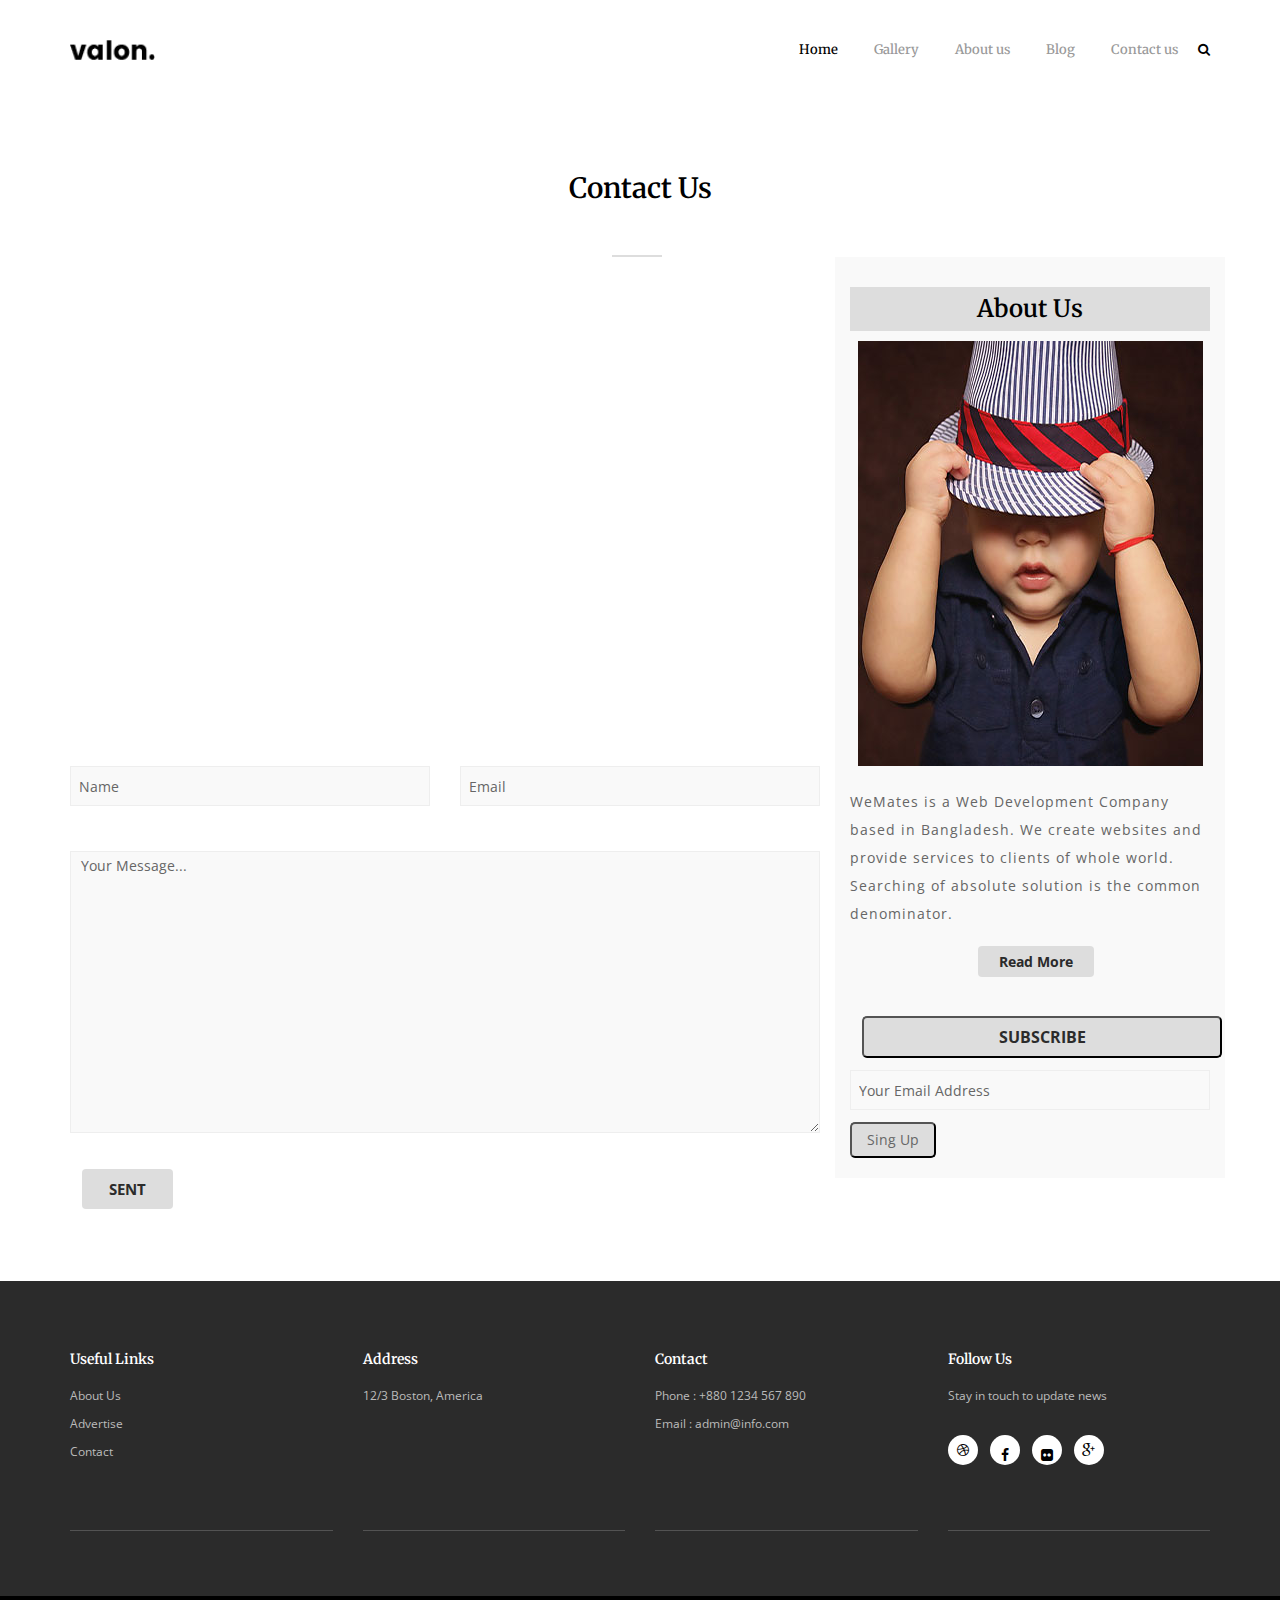
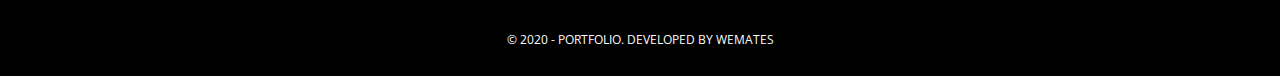
<file: contact.html>
<!DOCTYPE html>
<html lang="en">


<head>
	<meta charset="UTF-8">
	<meta name="viewport" content="width=device-width, initial-scale=1">
	<meta name="format-detection" content="telephone=no">
	<meta name="apple-mobile-web-app-capable" content="yes">
	<title>Contact Us - WeMates</title>

	<link href="https://fonts.googleapis.com/css?family=Merriweather:300,300i,400,400i,700,700i,900,900i|Open+Sans:300,300i,400,400i,600,600i,700,700i,800,800i" rel="stylesheet">
	<link rel="stylesheet" type="text/css" href="css/libs/font-awesome.min.css">
	<link rel="stylesheet" type="text/css" href="css/libs/bootstrap.min.css">
	<link rel="stylesheet" type="text/css" href="css/libs/magnific-popup.css">
	<link rel="stylesheet" type="text/css" href="css/libs/owl.carousel.min.css">
	<link rel="stylesheet" type="text/css" href="css/styles.css">
</head>
<body>
	<!-- Header -->
	<header id="header-section" class="header-section">
		<div class="container">

			<!-- Logo -->
			<div class="logo-section">
				<a href="index-2.html">
					<img src="images/logo.png" alt="WeMates">
				</a>
			</div>
			<!-- End Logo -->

			<!-- Header Right -->
			<div class="header-rightside pull-right">
				<!-- Menu Mobile -->
				<div class="mobile-menu">
					<span class="item item-1"></span>
					<span class="item item-2"></span>
					<span class="item item-3"></span>
				</div>
				<!-- End Menu Mobile -->
				<!-- Search -->
				<div class="search-section">
					<i class="fa fa-search"></i>
				</div>
				<div class="search-box">
					<div class="search-box-inner">
						<div class="container">
							<form class="search-form" action="#" method="get">
								<input type="search" name="s" class="search-field" placeholder="Type here & hit enter" value="" title="Search">
								<div class="search-box-close">
									<i class="fa fa-times"></i>
								</div>
							</form>
						</div>
					</div>

				</div>
				<!-- End Search -->
			</div>
			<!-- End Header Right -->

			<!-- Navigation -->
			<div class="navigation-wrapper">
				<div class="navigation-inner">

					<nav class="menu">
						<ul class="menu-list">
							<li class="menu-item current-menu-item active"><a href="index-2.html">Home</a></li>
							<li class="menu-item"><a href="gallery.html">Gallery</a></li>
							<li class="menu-item"><a href="about.html">About us</a></li>
							<li class="menu-item"><a href="blog.html">Blog</a></li>
							<li class="menu-item"><a href="contact.html">Contact us</a></li>
						</ul>
					</nav>

					<div class="menu-close">
						<i class="fa fa-times"></i>
					</div>
				</div>
			</div>
			<!-- End Navigation -->
		</div>
	</header>
	<!-- End Header -->
	
	<!---------contact us start---------->
	
	<section class="section-padding">
	    <div class="container">
            <div class="row">
                <div class="col-md-12 contact-details">
                    <h2>Contact Us</h2>
                    <div class="border-bottom"></div>
                </div>
            </div>
	        <div class="row">
	            <div class="col-md-8 contact-details">
	                <iframe src="https://www.google.com/maps/embed?pb=!1m18!1m12!1m3!1d3661.064214875016!2d91.16973421452637!3d23.422047384752194!2m3!1f0!2f0!3f0!3m2!1i1024!2i768!4f13.1!3m3!1m2!1s0x37547e551b51f3fd%3A0xd9f835869340dffd!2sWeMatesTech!5e0!3m2!1sen!2sbd!4v1512900011763" width="100%" height="450" frameborder="0" style="border:0" allowfullscreen></iframe>
	                <div class="row">
	                    <div class="contact">
	                        <div class="col-md-6">
                                <input type="text" placeholder="Name">
                            </div>
                            <div class="col-md-6">
                                <input type="email" placeholder="Email">
                            </div>
	                    </div>
	                </div>
                    <p><textarea name="message" id="message" cols="30" rows="10" placeholder="Your Message..."></textarea></p>
                    <input type="submit" value="Sent">
	            </div>
	            <div class="col-md-4 sidebar">
	               <h3>About Us</h3>
	               <img src="images/sidebar.jpg" alt="">
	               <p>WeMates is a Web Development Company based in Bangladesh. We create websites and provide services to clients of whole world. Searching of absolute solution is the common denominator.</p> 
	               <a href="">Read More</a><br/><br/>
	               <input type="submit" value="Subscribe">
	               <input type="email" placeholder="Your Email Address">
	               <button>Sing Up</button>
	            </div>
	        </div>
	    </div>
	</section>
	
	<!---------contact us end---------->

	
<!--------------footer---------->
<footer id="footer-section" class="footer-section">
	<div class="footer-widget">
		<div class="container">
			<div class="row">
				<div class="col-md-3 col-xs-12">
					<div class="widget">
						<h3 class="widget-title">Useful Links</h3>
						<ul>
							<li><a href="#">About Us</a></li>
							<li><a href="#">Advertise</a></li>
							<li><a href="#">Contact</a></li>
						</ul>
					</div>
				</div>
				<div class="col-md-3 col-xs-12">
					<div class="widget">
						<h3 class="widget-title">Address</h3>
						<div class="widget-content">12/3 Boston, America</div>
					</div>
				</div>
				<div class="col-md-3 col-xs-12">
					<div class="widget">
						<h3 class="widget-title">Contact</h3>
						<ul>
							<li>Phone : +880 1234 567 890</li>
							<li>Email : admin@info.com</li>
						</ul>
					</div>
				</div>
				<div class="col-md-3 col-xs-12">
					<div class="widget">
						<h3 class="widget-title">Follow Us</h3>
						<div class="widget-content">
							<p>Stay in touch to update news</p>
							<div class="socials">
								<a href="#" title="Dribbble">
									<i class="fa fa-dribbble"></i>
								</a>
								<a href="#" title="Facebook">
									<i class="fa fa-facebook"></i>
								</a>
								<a href="#" title="Flickr">
									<i class="fa fa-flickr"></i>
								</a>
								<a href="#" title="Google Plus">
									<i class="fa fa-google-plus"></i>
								</a>
							</div>
						</div>
					</div>
				</div>
			</div>
			<div class="row">
				<div class="col-md-3 col-xs-12">
					<div class="divider"></div>
				</div>
				<div class="col-md-3 col-xs-12">
					<div class="divider"></div>
				</div>
				<div class="col-md-3 col-xs-12">
					<div class="divider"></div>
				</div>
				<div class="col-md-3 col-xs-12">
					<div class="divider"></div>
				</div>
			</div>
		</div>
	</div>
	<div class="copyright">
		<div class="container">
			<div class="row">
				<div class="col-xs-12">
					© 2020 - Portfolio. Developed by <a href="#">WeMates</a>
				</div>
			</div>
		</div>
	</div>

</footer>

	<!-- Scripts -->
	<script type="text/javascript" src="js/libs/jquery-1.12.4.min.js"></script>
	<script type="text/javascript" src="js/libs/isotope.pkgd.min.js"></script>
	<script type="text/javascript" src="js/libs/jquery.magnific-popup.js"></script>
	<script type="text/javascript" src="js/libs/owl.carousel.js"></script>
	<script type="text/javascript" src="js/scripts.js"></script>
	<!-- End Scripts -->
</body>

</html>
</file>
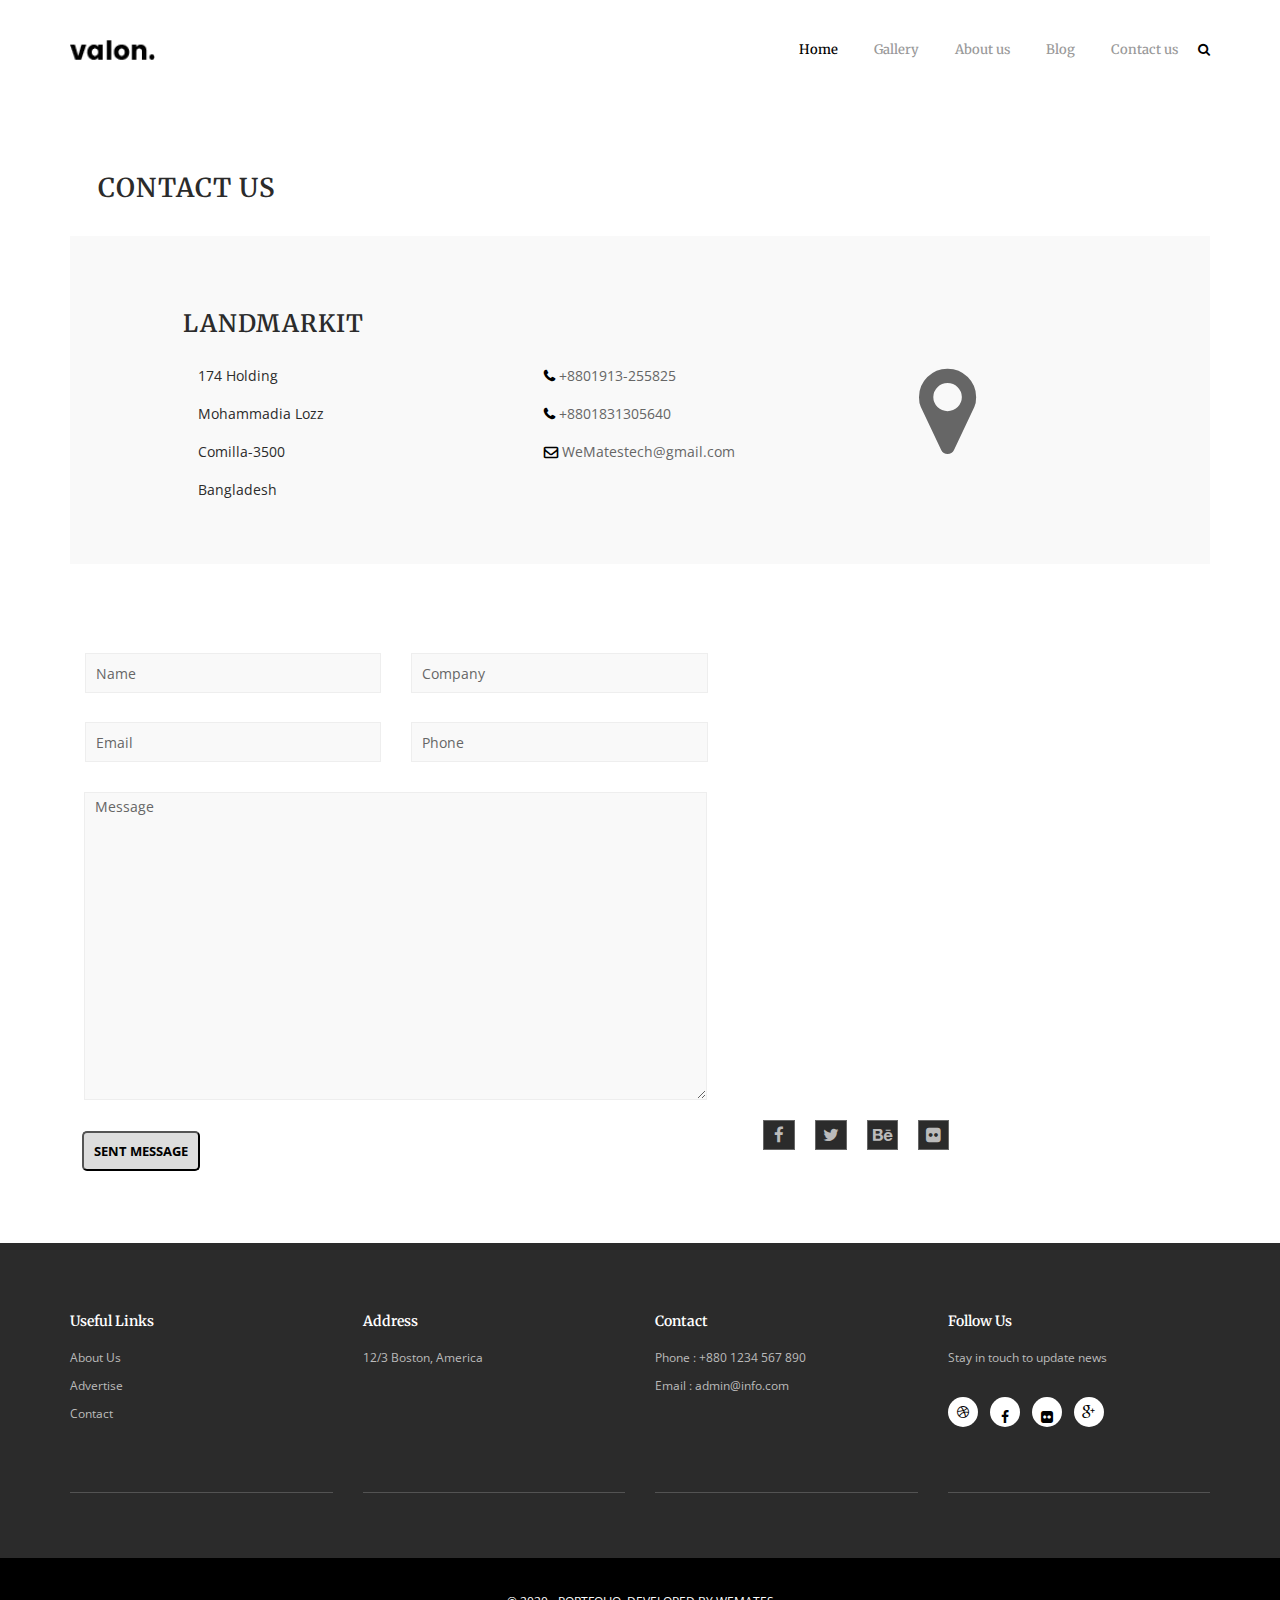
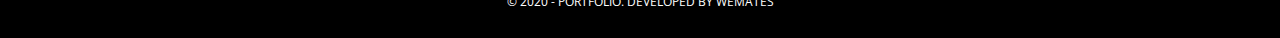
<file: contact2.html>
<!DOCTYPE html>
<html lang="en">


<head>
	<meta charset="UTF-8">
	<meta name="viewport" content="width=device-width, initial-scale=1">
	<meta name="format-detection" content="telephone=no">
	<meta name="apple-mobile-web-app-capable" content="yes">
	<title>Contact Us - WeMates</title>

	<link href="https://fonts.googleapis.com/css?family=Merriweather:300,300i,400,400i,700,700i,900,900i|Open+Sans:300,300i,400,400i,600,600i,700,700i,800,800i" rel="stylesheet">
	<link rel="stylesheet" type="text/css" href="css/libs/font-awesome.min.css">
	<link rel="stylesheet" type="text/css" href="css/libs/bootstrap.min.css">
	<link rel="stylesheet" type="text/css" href="css/libs/magnific-popup.css">
	<link rel="stylesheet" type="text/css" href="css/libs/owl.carousel.min.css">
	<link rel="stylesheet" type="text/css" href="css/styles.css">
</head>
<body>
	<!-- Header -->
	<header id="header-section" class="header-section">
		<div class="container">

			<!-- Logo -->
			<div class="logo-section">
				<a href="index-2.html">
					<img src="images/logo.png" alt="WeMates">
				</a>
			</div>
			<!-- End Logo -->

			<!-- Header Right -->
			<div class="header-rightside pull-right">
				<!-- Menu Mobile -->
				<div class="mobile-menu">
					<span class="item item-1"></span>
					<span class="item item-2"></span>
					<span class="item item-3"></span>
				</div>
				<!-- End Menu Mobile -->
				<!-- Search -->
				<div class="search-section">
					<i class="fa fa-search"></i>
				</div>
				<div class="search-box">
					<div class="search-box-inner">
						<div class="container">
							<form class="search-form" action="#" method="get">
								<input type="search" name="s" class="search-field" placeholder="Type here & hit enter" value="" title="Search">
								<div class="search-box-close">
									<i class="fa fa-times"></i>
								</div>
							</form>
						</div>
					</div>

				</div>
				<!-- End Search -->
			</div>
			<!-- End Header Right -->

			<!-- Navigation -->
			<div class="navigation-wrapper">
				<div class="navigation-inner">

					<nav class="menu">
						<ul class="menu-list">
							<li class="menu-item current-menu-item active"><a href="index-2.html">Home</a></li>
							<li class="menu-item"><a href="gallery.html">Gallery</a></li>
							<li class="menu-item"><a href="about.html">About us</a></li>
							<li class="menu-item"><a href="blog.html">Blog</a></li>
							<li class="menu-item"><a href="contact.html">Contact us</a></li>
						</ul>
					</nav>

					<div class="menu-close">
						<i class="fa fa-times"></i>
					</div>
				</div>
			</div>
			<!-- End Navigation -->
		</div>
	</header>
	<!-- End Header -->
	
	<!---------contact us start---------->
	
	<section class="section-padding">
	    <div class="container">
	        <div class="row">
	            <div class="col-md-12 contact2-title">
	                <h2>Contact us</h2>
	            </div>
	        </div>
	        
	        <section class="section-padding contact-us">
	            <div class="container">
	                <div class="row">
	                    <div class="col-md-10 col-md-offset-1">
	                        <div class="content-title">
	                            <h3>Landmarkit</h3>
	                        </div>
	                    </div>
	                </div>
	                <div class="row">
	                    <div class="col-md-10 col-md-offset-1">
	                        <div class="col-md-4 content2-details">
                                <ul>
                                    <li>174 Holding</li>
                                    <li>Mohammadia Lozz</li>
                                    <li>Comilla-3500</li>
                                    <li>Bangladesh</li>
                                </ul>
                            </div>
                            <div class="col-md-4 content2-details">
                                <p><i class="fa fa-phone"></i>   +8801913-255825</p>
                                <p phone><i class="fa fa-phone"></i>   +8801831305640</p>
                                <p><i class="fa fa-envelope-o"></i>  WeMatestech@gmail.com</p>
                            </div>
                            <div class="col-md-4 content2-details">
                                <p><i class="fa fa-map-marker"></i></p>
                            </div>
	                    </div>
	                </div>
	            </div>
	        </section>
	        
	        <div class="row">
	            <div class="col-md-7 contact-form">
	                <div class="col-md-6">
	                    <input type="text" placeholder="Name">
	                </div>
	                <div class="col-md-6">
	                    <input type="text" placeholder="Company">
	                </div>
	                <div class="col-md-6">
	                    <input type="email" placeholder="Email">
	                </div>
	                <div class="col-md-6">
	                    <input type="text" placeholder="Phone">
	                </div>
	                <p><textarea name="message" id="message" cols="30" rows="10" placeholder="Message"></textarea></p>
	                <input type="submit" value="sent message">
	            </div>
	            <div class="col-md-5 map">
	                <iframe src="https://www.google.com/maps/embed?pb=!1m18!1m12!1m3!1d3661.064214875016!2d91.16973421452637!3d23.422047384752194!2m3!1f0!2f0!3f0!3m2!1i1024!2i768!4f13.1!3m3!1m2!1s0x37547e551b51f3fd%3A0xd9f835869340dffd!2sWeMatesTech!5e0!3m2!1sen!2sbd!4v1512900011763" width="100%" height="450" frameborder="0" style="border:0" allowfullscreen></iframe>
	                <ul>
                        <li><a><i class="fa fa-facebook"></i></a></li>
	                    <li><a><i class="fa fa-twitter"></i></a></li>
	                    <li><a><i class="fa fa-behance"></i></a></li>
	                    <li><a><i class="fa fa-flickr"></i></a></li>
	                </ul>
	            </div>
	        </div>
	    </div>
	</section>
	
	<!---------contact us end---------->

	
<!--------------footer---------->
<footer id="footer-section" class="footer-section">
	<div class="footer-widget">
		<div class="container">
			<div class="row">
				<div class="col-md-3 col-xs-12">
					<div class="widget">
						<h3 class="widget-title">Useful Links</h3>
						<ul>
							<li><a href="#">About Us</a></li>
							<li><a href="#">Advertise</a></li>
							<li><a href="#">Contact</a></li>
						</ul>
					</div>
				</div>
				<div class="col-md-3 col-xs-12">
					<div class="widget">
						<h3 class="widget-title">Address</h3>
						<div class="widget-content">12/3 Boston, America</div>
					</div>
				</div>
				<div class="col-md-3 col-xs-12">
					<div class="widget">
						<h3 class="widget-title">Contact</h3>
						<ul>
							<li>Phone : +880 1234 567 890</li>
							<li>Email : admin@info.com</li>
						</ul>
					</div>
				</div>
				<div class="col-md-3 col-xs-12">
					<div class="widget">
						<h3 class="widget-title">Follow Us</h3>
						<div class="widget-content">
							<p>Stay in touch to update news</p>
							<div class="socials">
								<a href="#" title="Dribbble">
									<i class="fa fa-dribbble"></i>
								</a>
								<a href="#" title="Facebook">
									<i class="fa fa-facebook"></i>
								</a>
								<a href="#" title="Flickr">
									<i class="fa fa-flickr"></i>
								</a>
								<a href="#" title="Google Plus">
									<i class="fa fa-google-plus"></i>
								</a>
							</div>
						</div>
					</div>
				</div>
			</div>
			<div class="row">
				<div class="col-md-3 col-xs-12">
					<div class="divider"></div>
				</div>
				<div class="col-md-3 col-xs-12">
					<div class="divider"></div>
				</div>
				<div class="col-md-3 col-xs-12">
					<div class="divider"></div>
				</div>
				<div class="col-md-3 col-xs-12">
					<div class="divider"></div>
				</div>
			</div>
		</div>
	</div>
	<div class="copyright">
		<div class="container">
			<div class="row">
				<div class="col-xs-12">
					© 2020 - Portfolio. Developed by <a href="#">WeMates</a>
				</div>
			</div>
		</div>
	</div>

</footer>

	<!-- Scripts -->
	<script type="text/javascript" src="js/libs/jquery-1.12.4.min.js"></script>
	<script type="text/javascript" src="js/libs/isotope.pkgd.min.js"></script>
	<script type="text/javascript" src="js/libs/jquery.magnific-popup.js"></script>
	<script type="text/javascript" src="js/libs/owl.carousel.js"></script>
	<script type="text/javascript" src="js/scripts.js"></script>
	<!-- End Scripts -->
</body>

</html>
</file>
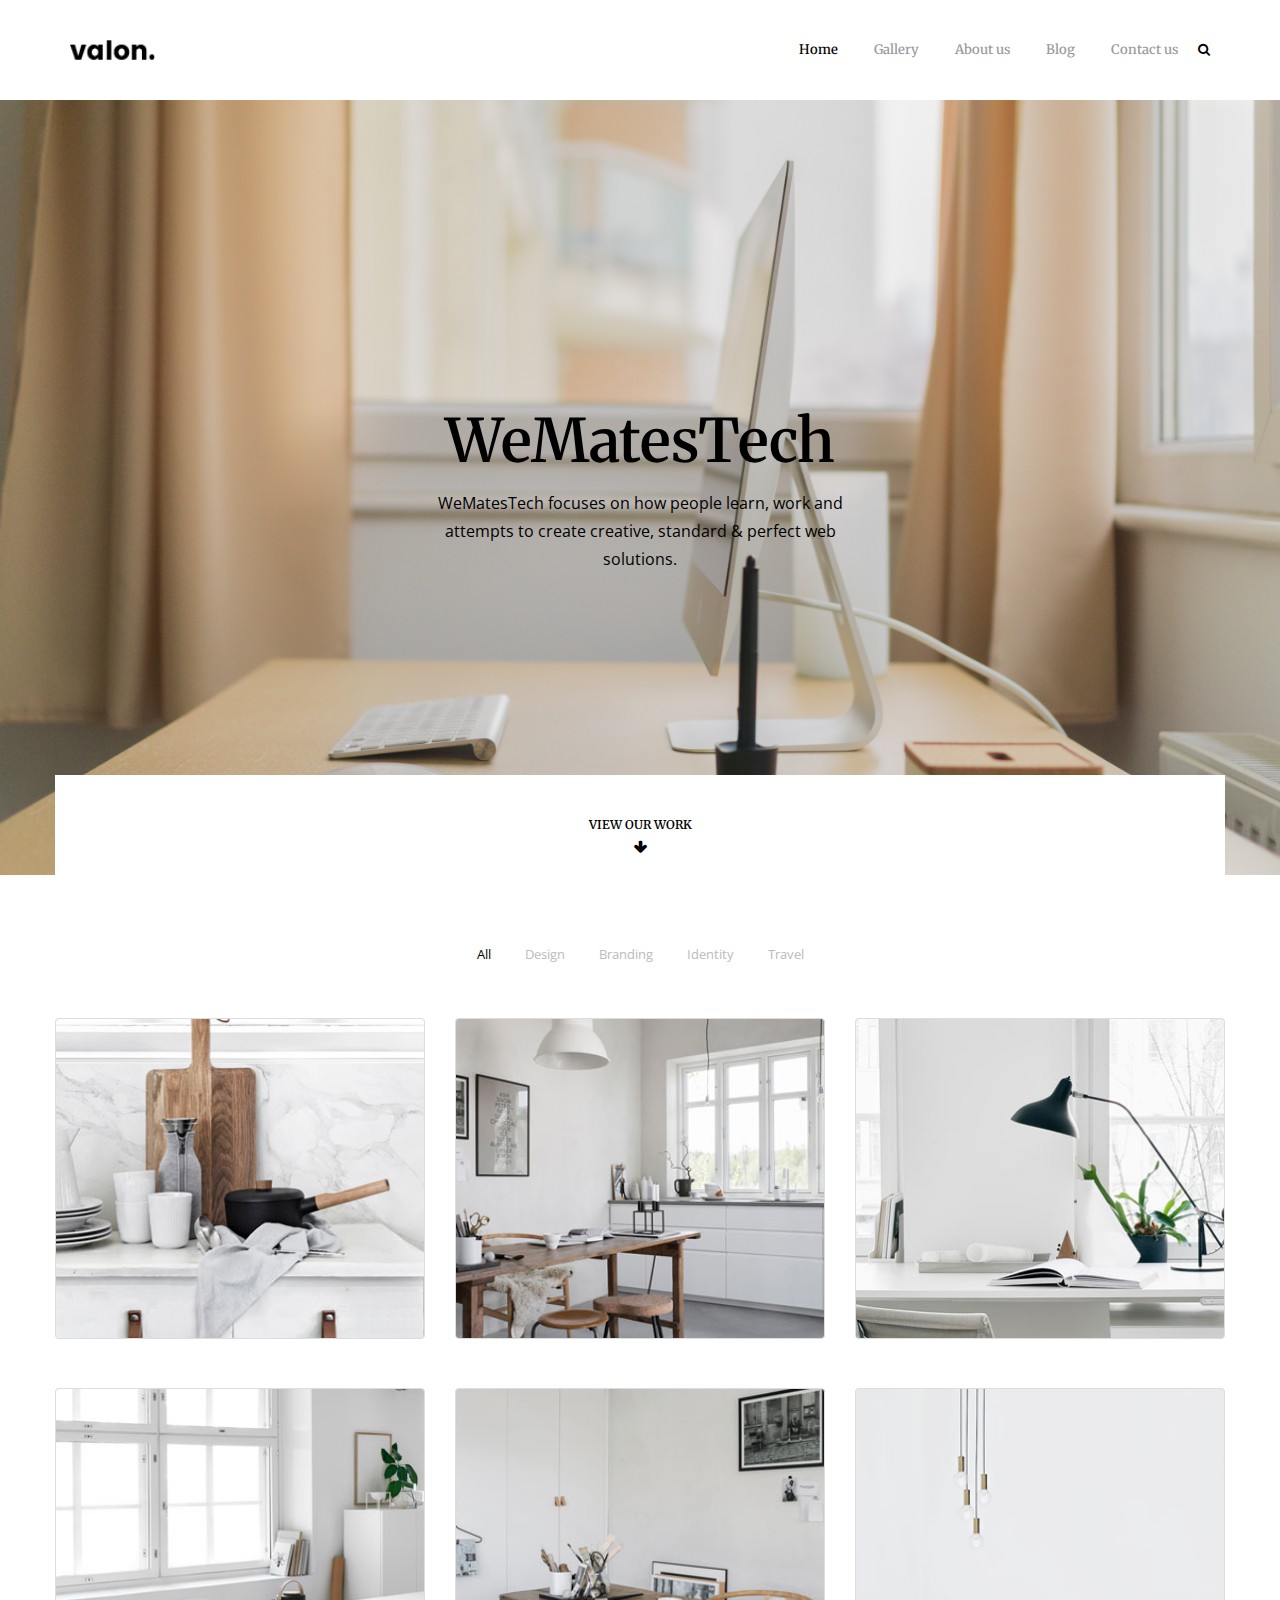
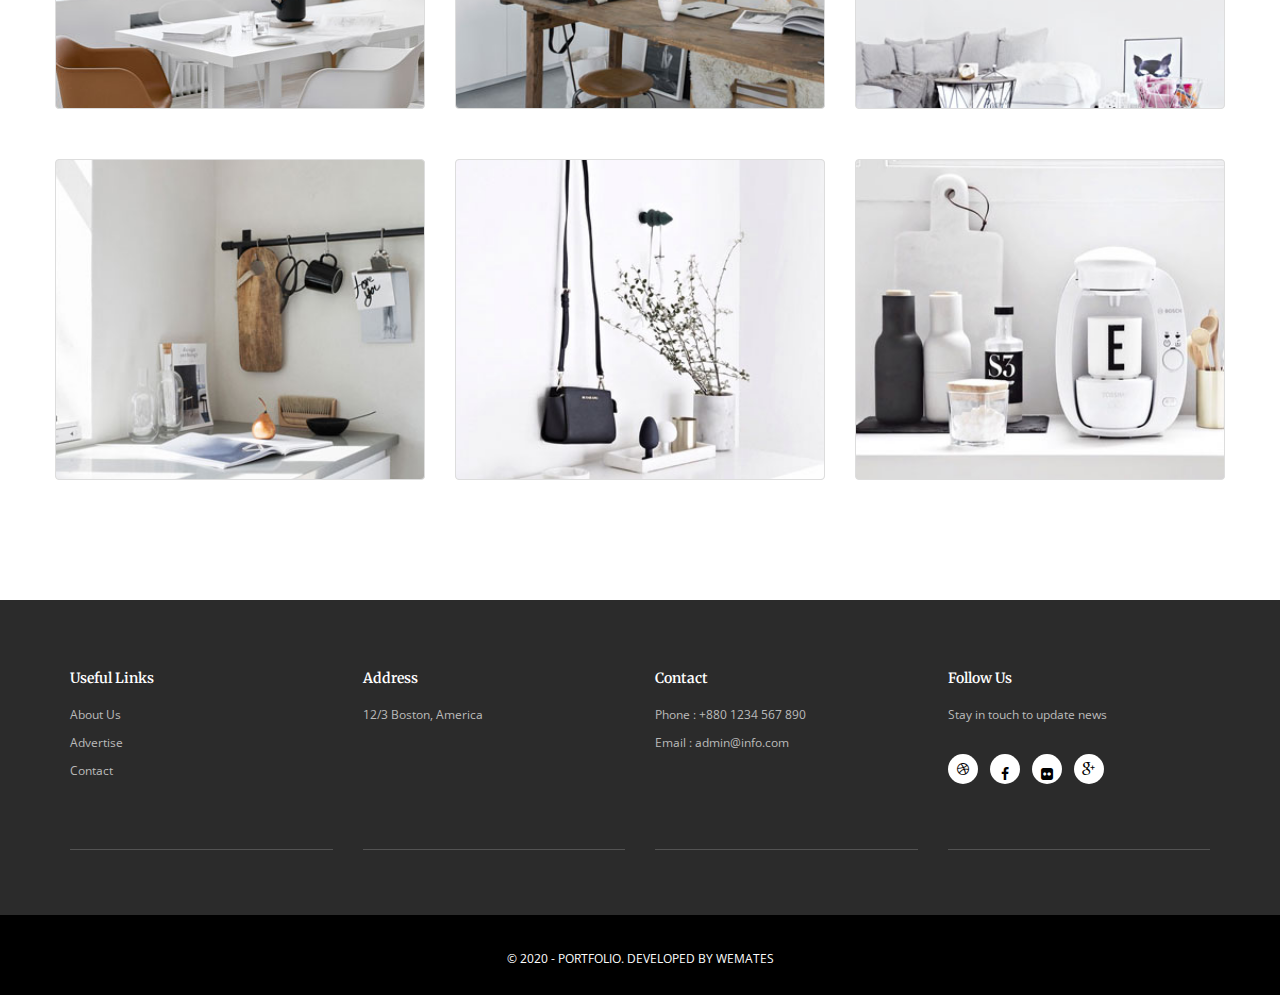
<file: gallery.html>
<!DOCTYPE html>
<html lang="en">

<head>
	<meta charset="UTF-8">
	<meta name="viewport" content="width=device-width, initial-scale=1">
	<meta name="format-detection" content="telephone=no">
	<meta name="apple-mobile-web-app-capable" content="yes">
	<title>Gallery - WeMates</title>

	<link href="https://fonts.googleapis.com/css?family=Merriweather:300,300i,400,400i,700,700i,900,900i|Open+Sans:300,300i,400,400i,600,600i,700,700i,800,800i" rel="stylesheet">
	<link rel="stylesheet" type="text/css" href="css/libs/font-awesome.min.css">
	<link rel="stylesheet" type="text/css" href="css/libs/bootstrap.min.css">
	<link rel="stylesheet" type="text/css" href="css/libs/magnific-popup.css">
	<link rel="stylesheet" type="text/css" href="css/libs/owl.carousel.min.css">
	<link rel="stylesheet" type="text/css" href="css/styles.css">
</head>
<body>
	<!-- Header -->
	<header id="header-section" class="header-section">
		<div class="container">

			<!-- Logo -->
			<div class="logo-section">
				<a href="index-2.html">
					<img src="images/logo.png" alt="WeMates">
				</a>
			</div>
			<!-- End Logo -->

			<!-- Header Right -->
			<div class="header-rightside pull-right">
				<!-- Menu Mobile -->
				<div class="mobile-menu">
					<span class="item item-1"></span>
					<span class="item item-2"></span>
					<span class="item item-3"></span>
				</div>
				<!-- End Menu Mobile -->
				<!-- Search -->
				<div class="search-section">
					<i class="fa fa-search"></i>
				</div>
				<div class="search-box">
					<div class="search-box-inner">
						<div class="container">
							<form class="search-form" action="#" method="get">
								<input type="search" name="s" class="search-field" placeholder="Type here & hit enter" value="" title="Search">
								<div class="search-box-close">
									<i class="fa fa-times"></i>
								</div>
							</form>
						</div>
					</div>

				</div>
				<!-- End Search -->
			</div>
			<!-- End Header Right -->

			<!-- Navigation -->
			<div class="navigation-wrapper">
				<div class="navigation-inner">

					<nav class="menu">
						<ul class="menu-list">
							<li class="menu-item current-menu-item active"><a href="index-2.html">Home</a></li>
							<li class="menu-item"><a href="gallery.html">Gallery</a></li>
							<li class="menu-item"><a href="about.html">About us</a></li>
							<li class="menu-item"><a href="blog.html">Blog</a></li>
							<li class="menu-item"><a href="contact.html">Contact us</a></li>
						</ul>
					</nav>

					<div class="menu-close">
						<i class="fa fa-times"></i>
					</div>
				</div>
			</div>
			<!-- End Navigation -->
		</div>
	</header>
	<!-- End Header -->

	<div id="wrapper">

		<!-- Projects -->
		<div class="project-section">
			<div class="project-header image" style="background-image: url(images/projects/header2.jpg)">
				<img src="images/projects/header2.jpg" alt="">
				<div class="project-heading">
					<div class="inner">
						<h1 class="title">WeMatesTech</h1>
						<p>
							WeMatesTech focuses on how people learn, work and attempts to create creative, standard & perfect web solutions.
						</p>
					</div>
				</div>
			</div>
			<div class="container">
				<div class="row">
					<div class="project-content">
						<h2 class="title">
							<a href="#portfolio">view our work</a>
						</h2>
						<div id="portfolio" class="portfolio">
							<div class="controls">
								<ul>
									<li>
										<a href="#" data-filter="*" class="active">All</a>
									</li>
									<li>
										<a href="#" data-filter=".design">Design</a>
									</li>
									<li>
										<a href="#" data-filter=".branding">Branding</a>
									</li>
									<li>
										<a href="#" data-filter=".identity">Identity</a>
									</li>
									<li>
										<a href="#" data-filter=".travel">Travel</a>
									</li>
								</ul>
							</div>
							<div class="grid-section equals">
								<div class="grid-item travel">
									<div class="grid-content">
										<div class="thumbnail" style="background-image: url(images/projects/1.jpg)">
											<img src="images/projects/1.jpg" alt="">
										</div>
										<div class="grid-heading">
											<div class="grid-heading-inner">
												<div class="content">
													<a href="images/projects/1.jpg" class="popup"><i class="fa fa-expand"></i></a>
												</div>

											</div>
										</div>
									</div>
								</div>
								<div class="grid-item design">
									<div class="grid-content">
										<div class="thumbnail" style="background-image: url(images/projects/2.jpg)">
											<img src="images/projects/2.jpg" alt="">
										</div>
										<div class="grid-heading">
											<div class="grid-heading-inner">
												<div class="content">
													<a href="images/projects/2.jpg" class="popup"><i class="fa fa-expand"></i></a>
												</div>

											</div>
										</div>
									</div>
								</div>
								<div class="grid-item travel">
									<div class="grid-content">
										<div class="thumbnail" style="background-image: url(images/projects/3.jpg)">
											<img src="images/projects/3.jpg" alt="">
										</div>
										<div class="grid-heading">
											<div class="grid-heading-inner">
												<div class="content">
													<a href="images/projects/3.jpg" class="popup"><i class="fa fa-expand"></i></a>
												</div>

											</div>
										</div>
									</div>
								</div>
								<div class="grid-item design branding">
									<div class="grid-content">
										<div class="thumbnail" style="background-image: url(images/projects/4.jpg)">
											<img src="images/projects/4.jpg" alt="">
										</div>
										<div class="grid-heading">
											<div class="grid-heading-inner">
												<div class="content">
													<a href="images/projects/4.jpg" class="popup"><i class="fa fa-expand"></i></a>
												</div>

											</div>
										</div>
									</div>
								</div>
								<div class="grid-item identity travel">
									<div class="grid-content">
										<div class="thumbnail" style="background-image: url(images/projects/5.jpg)">
											<img src="images/projects/5.jpg" alt="">
										</div>
										<div class="grid-heading">
											<div class="grid-heading-inner">
												<div class="content">
													<a href="images/projects/5.jpg" class="popup"><i class="fa fa-expand"></i></a>
												</div>

											</div>
										</div>
									</div>
								</div>
								<div class="grid-item design">
									<div class="grid-content">
										<div class="thumbnail" style="background-image: url(images/projects/6.jpg)">
											<img src="images/projects/6.jpg" alt="">
										</div>
										<div class="grid-heading">
											<div class="grid-heading-inner">
												<div class="content">
													<a href="images/projects/6.jpg" class="popup"><i class="fa fa-expand"></i></a>
												</div>

											</div>
										</div>
									</div>
								</div>
								<div class="grid-item branding">
									<div class="grid-content">
										<div class="thumbnail" style="background-image: url(images/projects/7.jpg)">
											<img src="images/projects/7.jpg" alt="">
										</div>
										<div class="grid-heading">
											<div class="grid-heading-inner">
												<div class="content">
													<a href="images/projects/7.jpg" class="popup"><i class="fa fa-expand"></i></a>
												</div>

											</div>
										</div>
									</div>
								</div>
								<div class="grid-item identity">
									<div class="grid-content">
										<div class="thumbnail" style="background-image: url(images/projects/8.jpg)">
											<img src="images/projects/8.jpg" alt="">
										</div>
										<div class="grid-heading">
											<div class="grid-heading-inner">
												<div class="content">
													<a href="images/projects/8.jpg" class="popup"><i class="fa fa-expand"></i></a>
												</div>

											</div>
										</div>
									</div>
								</div>
								<div class="grid-item branding">
									<div class="grid-content">
										<div class="thumbnail" style="background-image: url(images/projects/9.jpg)">
											<img src="images/projects/9.jpg" alt="">
										</div>
										<div class="grid-heading">
											<div class="grid-heading-inner">
												<div class="content">
													<a href="images/projects/9.jpg" class="popup"><i class="fa fa-expand"></i></a>
												</div>

											</div>
										</div>
									</div>
								</div>
							</div>
						</div>
					</div>
				</div>
			</div>

		</div>
		<!-- End Projects -->

	</div>

	<footer id="footer-section" class="footer-section">
		<div class="footer-widget">
			<div class="container">
				<div class="row">
					<div class="col-md-3 col-xs-12">
						<div class="widget">
							<h3 class="widget-title">Useful Links</h3>
							<ul>
								<li><a href="#">About Us</a></li>
								<li><a href="#">Advertise</a></li>
								<li><a href="#">Contact</a></li>
							</ul>
						</div>
					</div>
					<div class="col-md-3 col-xs-12">
						<div class="widget">
							<h3 class="widget-title">Address</h3>
							<div class="widget-content">12/3 Boston, America</div>
						</div>
					</div>
					<div class="col-md-3 col-xs-12">
						<div class="widget">
							<h3 class="widget-title">Contact</h3>
							<ul>
								<li>Phone : +880 1234 567 890</li>
								<li>Email : admin@info.com</li>
							</ul>
						</div>
					</div>
					<div class="col-md-3 col-xs-12">
						<div class="widget">
							<h3 class="widget-title">Follow Us</h3>
							<div class="widget-content">
								<p>Stay in touch to update news</p>
								<div class="socials">
									<a href="#" title="Dribbble">
										<i class="fa fa-dribbble"></i>
									</a>
									<a href="#" title="Facebook">
										<i class="fa fa-facebook"></i>
									</a>
									<a href="#" title="Flickr">
										<i class="fa fa-flickr"></i>
									</a>
									<a href="#" title="Google Plus">
										<i class="fa fa-google-plus"></i>
									</a>
								</div>
							</div>
						</div>
					</div>
				</div>
				<div class="row">
					<div class="col-md-3 col-xs-12">
						<div class="divider"></div>
					</div>
					<div class="col-md-3 col-xs-12">
						<div class="divider"></div>
					</div>
					<div class="col-md-3 col-xs-12">
						<div class="divider"></div>
					</div>
					<div class="col-md-3 col-xs-12">
						<div class="divider"></div>
					</div>
				</div>
			</div>
		</div>
		<div class="copyright">
			<div class="container">
				<div class="row">
					<div class="col-xs-12">
						© 2020 - Portfolio. Developed by <a href="#">WeMates</a>
					</div>
				</div>
			</div>
		</div>

	</footer>

	<!-- Scripts -->
	<script type="text/javascript" src="js/libs/jquery-1.12.4.min.js"></script>
	<script type="text/javascript" src="js/libs/isotope.pkgd.min.js"></script>
	<script type="text/javascript" src="js/libs/jquery.magnific-popup.js"></script>
	<script type="text/javascript" src="js/libs/owl.carousel.js"></script>
	<script type="text/javascript" src="js/scripts.js"></script>
	<!-- End Scripts -->
</body>


</html>
</file>
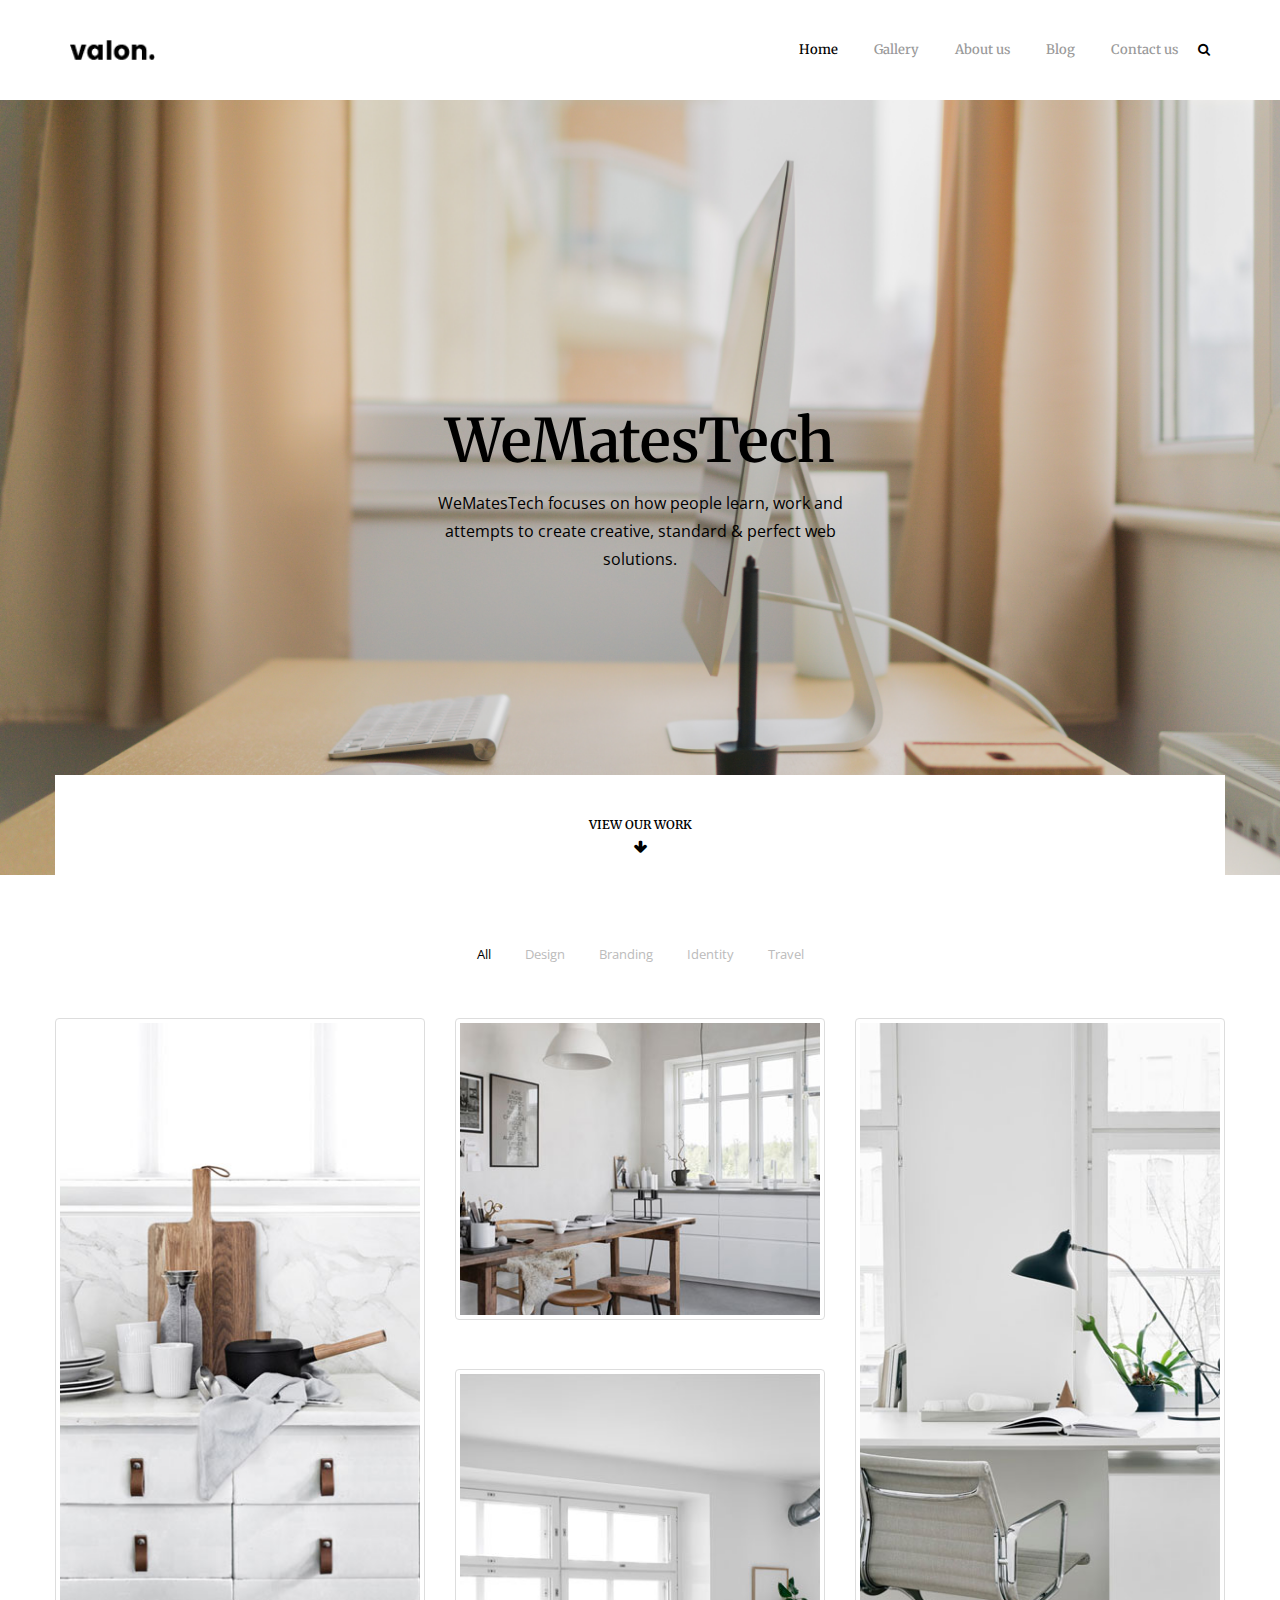
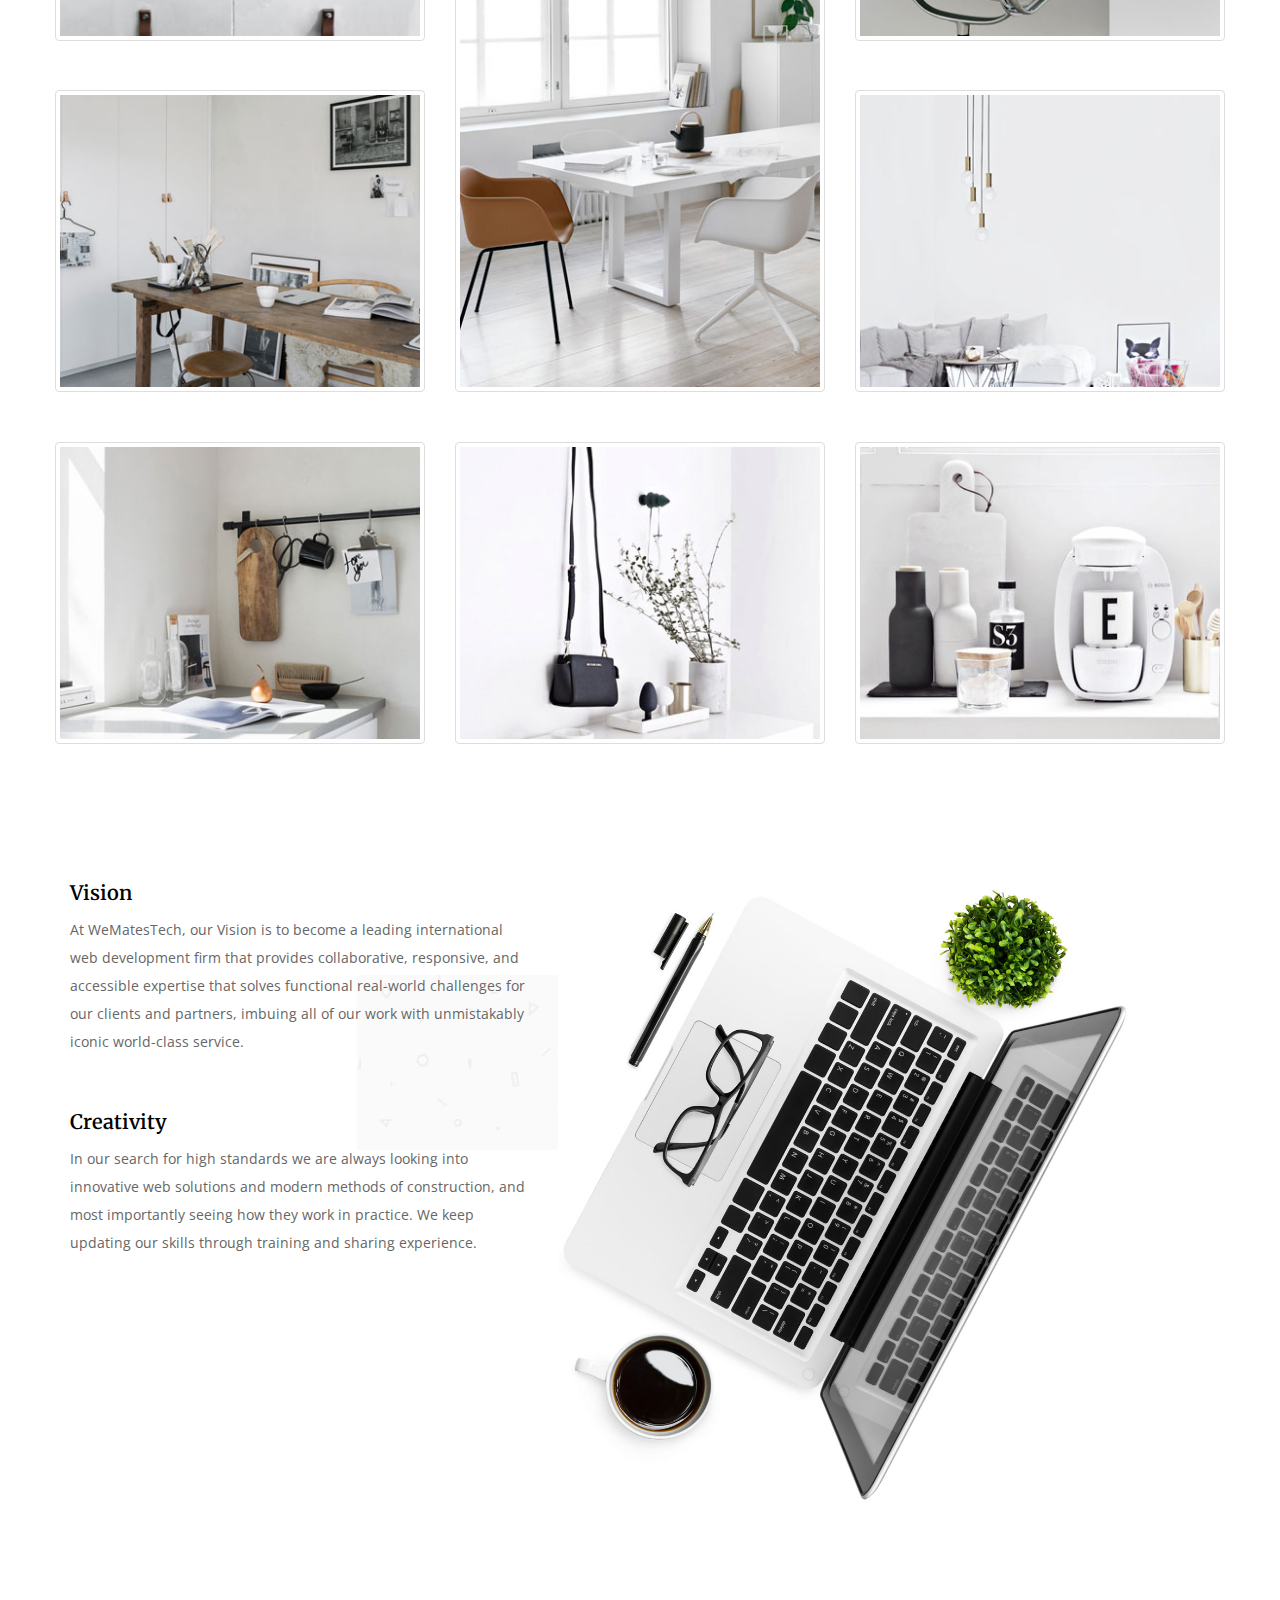
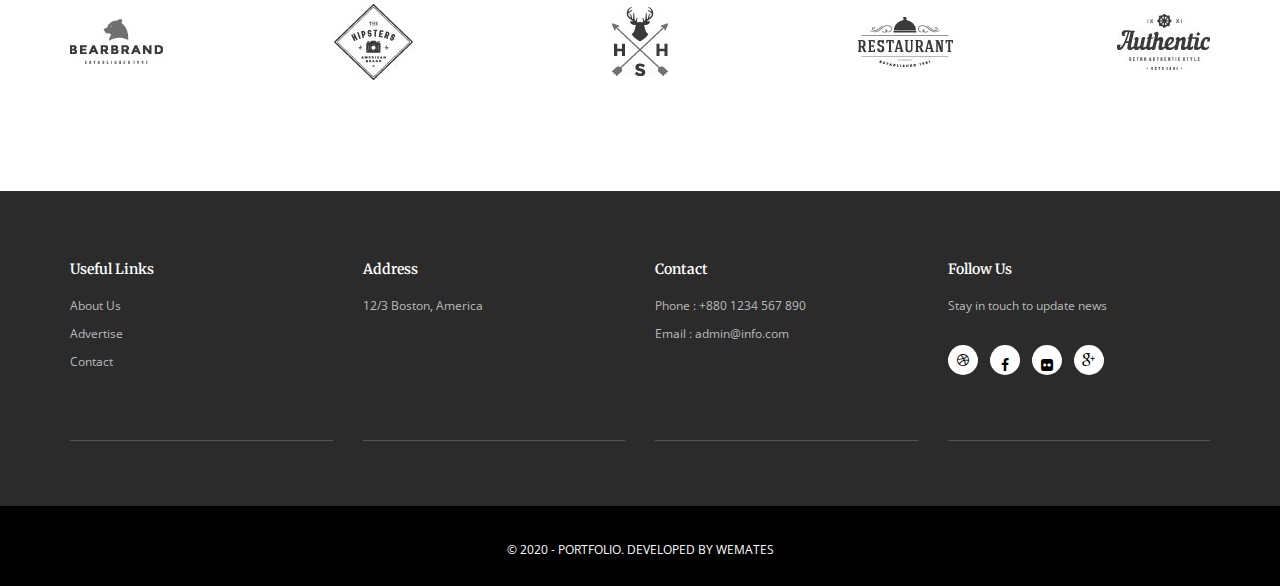
<file: index-2.html>
<!DOCTYPE html>
<html lang="en">
<head>
	<meta charset="UTF-8">
	<meta name="viewport" content="width=device-width, initial-scale=1">
	<meta name="format-detection" content="telephone=no">
	<meta name="apple-mobile-web-app-capable" content="yes">
	<title>WeMates - Minimal Portfolio HTML Template</title>
	
	<link href="https://fonts.googleapis.com/css?family=Merriweather:300,300i,400,400i,700,700i,900,900i|Open+Sans:300,300i,400,400i,600,600i,700,700i,800,800i" rel="stylesheet"> 
	<link rel="stylesheet" type="text/css" href="css/libs/font-awesome.min.css">
	<link rel="stylesheet" type="text/css" href="css/libs/bootstrap.min.css">
	<link rel="stylesheet" type="text/css" href="css/libs/magnific-popup.css">
	<link rel="stylesheet" type="text/css" href="css/libs/owl.carousel.min.css">
	<link rel="stylesheet" type="text/css" href="css/styles.css">
</head>
<body>
	<!-- Header -->
	<header id="header-section" class="header-section">
		<div class="container">

			<!-- Logo -->
			<div class="logo-section">
				<a href="index-2.html">
					<img src="images/logo.png" alt="WeMates">
				</a>
			</div>
			<!-- End Logo -->

			<!-- Header Right -->
			<div class="header-rightside pull-right">
				<!-- Menu Mobile -->
				<div class="mobile-menu">
					<span class="item item-1"></span>
					<span class="item item-2"></span>
					<span class="item item-3"></span>
				</div>
				<!-- End Menu Mobile -->
				<!-- Search -->
				<div class="search-section">
					<i class="fa fa-search"></i>
				</div>
				<div class="search-box">
					<div class="search-box-inner">
						<div class="container">
							<form class="search-form" action="#" method="get">
								<input type="search" name="s" class="search-field" placeholder="Type here & hit enter" value="" title="Search">
								<div class="search-box-close">
									<i class="fa fa-times"></i>
								</div>
							</form>
						</div>
					</div>

				</div>
				<!-- End Search -->
			</div>
			<!-- End Header Right -->

			<!-- Navigation -->
			<div class="navigation-wrapper">
				<div class="navigation-inner">

					<nav class="menu">
						<ul class="menu-list">
							<li class="menu-item current-menu-item active"><a href="index-2.html">Home</a></li>
							<li class="menu-item"><a href="gallery.html">Gallery</a></li>
							<li class="menu-item"><a href="about.html">About us</a></li>
							<li class="menu-item"><a href="blog.html">Blog</a></li>
							<li class="menu-item"><a href="contact.html">Contact us</a></li>
						</ul>
					</nav>

					<div class="menu-close">
						<i class="fa fa-times"></i>
					</div>
				</div>
			</div>
			<!-- End Navigation -->
		</div>
	</header>
	<!-- End Header -->

	<div id="wrapper">

		<!-- Projects -->
		<div class="project-section">
			<div class="project-header image" style="background-image: url(images/projects/header2.jpg)">
				<img src="images/projects/header2.jpg" alt="">
				<div class="project-heading">
					<div class="inner">
						<h1 class="title">WeMatesTech</h1>
						<p>
							WeMatesTech focuses on how people learn, work and attempts to create creative, standard & perfect web solutions.
						</p>
					</div>
				</div>
			</div>
			<div class="container">
				<div class="row">
					<div class="project-content">
						<h2 class="title">
							<a href="#portfolio">view our work</a>
						</h2>
						<div id="portfolio" class="portfolio">
							<div class="controls">
								<ul>
									<li>
										<a href="#" data-filter="*" class="active">All</a>
									</li>
									<li>
										<a href="#" data-filter=".design">Design</a>
									</li>
									<li>
										<a href="#" data-filter=".branding">Branding</a>
									</li>
									<li>
										<a href="#" data-filter=".identity">Identity</a>
									</li>
									<li>
										<a href="#" data-filter=".travel">Travel</a>
									</li>
								</ul>
							</div>
							<div class="grid-section texture">
								<div class="grid-item travel">
									<div class="grid-content">
										<div class="thumbnail">
											<img src="images/projects/1.jpg" alt="">
										</div>
										<div class="grid-heading">
											<div class="grid-heading-inner">
												<div class="content">
													<a href="images/projects/1.jpg" class="popup"><i class="fa fa-expand"></i></a>
													<h2 class="grid-title">
														<a href="portfolio-single.html">thumbnail Sample</a>
													</h2>
												</div>

											</div>
										</div>
									</div>
								</div>
								<div class="grid-item design">
									<div class="grid-content">
										<div class="thumbnail">
											<img src="images/projects/2.jpg" alt="">
										</div>
										<div class="grid-heading">
											<div class="grid-heading-inner">
												<div class="content">
													<a href="images/projects/2.jpg" class="popup"><i class="fa fa-expand"></i></a>
													<h2 class="grid-title">
														<a href="portfolio-single.html">thumbnail Sample</a>
													</h2>
												</div>

											</div>
										</div>
									</div>
								</div>
								<div class="grid-item travel">
									<div class="grid-content">
										<div class="thumbnail">
											<img src="images/projects/3.jpg" alt="">
										</div>
										<div class="grid-heading">
											<div class="grid-heading-inner">
												<div class="content">
													<a href="images/projects/3.jpg" class="popup"><i class="fa fa-expand"></i></a>
													<h2 class="grid-title">
														<a href="portfolio-single.html">thumbnail Sample</a>
													</h2>
												</div>

											</div>
										</div>
									</div>
								</div>
								<div class="grid-item design branding">
									<div class="grid-content">
										<div class="thumbnail">
											<img src="images/projects/4.jpg" alt="">
										</div>
										<div class="grid-heading">
											<div class="grid-heading-inner">
												<div class="content">
													<a href="images/projects/4.jpg" class="popup"><i class="fa fa-expand"></i></a>
													<h2 class="grid-title">
														<a href="portfolio-single.html">thumbnail Sample</a>
													</h2>
												</div>

											</div>
										</div>
									</div>
								</div>
								<div class="grid-item identity travel">
									<div class="grid-content">
										<div class="thumbnail">
											<img src="images/projects/5.jpg" alt="">
										</div>
										<div class="grid-heading">
											<div class="grid-heading-inner">
												<div class="content">
													<a href="images/projects/5.jpg" class="popup"><i class="fa fa-expand"></i></a>
													<h2 class="grid-title">
														<a href="portfolio-single.html">thumbnail Sample</a>
													</h2>
												</div>

											</div>
										</div>
									</div>
								</div>
								<div class="grid-item design">
									<div class="grid-content">
										<div class="thumbnail">
											<img src="images/projects/6.jpg" alt="">
										</div>
										<div class="grid-heading">
											<div class="grid-heading-inner">
												<div class="content">
													<a href="images/projects/6.jpg" class="popup"><i class="fa fa-expand"></i></a>
													<h2 class="grid-title">
														<a href="portfolio-single.html">thumbnail Sample</a>
													</h2>
												</div>

											</div>
										</div>
									</div>
								</div>
								<div class="grid-item branding">
									<div class="grid-content">
										<div class="thumbnail">
											<img src="images/projects/7.jpg" alt="">
										</div>
										<div class="grid-heading">
											<div class="grid-heading-inner">
												<div class="content">
													<a href="images/projects/7.jpg" class="popup"><i class="fa fa-expand"></i></a>
													<h2 class="grid-title">
														<a href="portfolio-single.html">thumbnail Sample</a>
													</h2>
												</div>

											</div>
										</div>
									</div>
								</div>
								<div class="grid-item identity">
									<div class="grid-content">
										<div class="thumbnail">
											<img src="images/projects/8.jpg" alt="">
										</div>
										<div class="grid-heading">
											<div class="grid-heading-inner">
												<div class="content">
													<a href="images/projects/8.jpg" class="popup"><i class="fa fa-expand"></i></a>
													<h2 class="grid-title">
														<a href="portfolio-single.html">thumbnail Sample</a>
													</h2>
												</div>

											</div>
										</div>
									</div>
								</div>
								<div class="grid-item branding">
									<div class="grid-content">
										<div class="thumbnail">
											<img src="images/projects/9.jpg" alt="">
										</div>
										<div class="grid-heading">
											<div class="grid-heading-inner">
												<div class="content">
													<a href="images/projects/9.jpg" class="popup"><i class="fa fa-expand"></i></a>
													<h2 class="grid-title">
														<a href="portfolio-single.html">thumbnail Sample</a>
													</h2>
												</div>

											</div>
										</div>
									</div>
								</div>
							</div>
						</div>
					</div>
				</div>
			</div>

		</div>
		<!-- End Projects -->

		<!-- Features -->
		<div class="feature-section" style="background-image: url(images/features-bg.jpg); background-repeat: no-repeat; background-position: center 20%;">
			<div class="container">
				<div class="row">
					<div class="col-md-5 col-xs-12">
						<div class="content">
							<h4>Vision</h4>
							<p>
								At WeMatesTech, our Vision is to become a leading international web development firm that provides collaborative, responsive, and accessible expertise that solves functional real-world challenges for our clients and partners, imbuing all of our work with unmistakably iconic world-class service.
							</p>
							<p>&nbsp;</p>
							<h4>Creativity</h4>
							<p>
								In our search for high standards we are always looking into innovative web solutions and modern methods of construction, and most importantly seeing how they work in practice. We keep updating our skills through training and sharing experience.
							</p>
						</div>
					</div>
					<div class="col-md-7 col-xs-12">
						<img src="images/features-image.jpg" alt="Features" class="feature-img">
					</div>
				</div>
			</div>
		</div>
		<!-- End Features -->

		<!-- Clients -->
		<div class="client-section">
			<div class="container">
				<div class="items owl-carousel">
					<div class="single-item"> 
						<div class="item text-left">
							<a href="#">
								<img src="images/clients/1.jpg" alt="">
							</a>
						</div>
						<div class="items-center">
							<div class="item text-center">
								<img src="images/clients/2.jpg" alt="">
							</div>
							<div class="item text-center">
								<img src="images/clients/3.jpg" alt="">
							</div>
							<div class="item text-center">
								<img src="images/clients/4.jpg" alt="">
							</div>
						</div>
						<div class="item text-right">
							<img src="images/clients/5.jpg" alt="">
						</div>
					</div>
					<div class="single-item"> 
						<div class="item text-left">
							<a href="#">
								<img src="images/clients/1.jpg" alt="">
							</a>
						</div>
						<div class="items-center">
							<div class="item text-center">
								<img src="images/clients/2.jpg" alt="">
							</div>
							<div class="item text-center">
								<img src="images/clients/3.jpg" alt="">
							</div>
							<div class="item text-center">
								<img src="images/clients/4.jpg" alt="">
							</div>
						</div>
						<div class="item text-right">
							<img src="images/clients/5.jpg" alt="">
						</div>
					</div>
				</div>
			</div>
		</div>
		<!-- End Clients -->
	</div>

	<footer id="footer-section" class="footer-section">
		<div class="footer-widget">
			<div class="container">
				<div class="row">
					<div class="col-md-3 col-xs-12">
						<div class="widget">
							<h3 class="widget-title">Useful Links</h3>
							<ul>
								<li><a href="#">About Us</a></li>
								<li><a href="#">Advertise</a></li>
								<li><a href="#">Contact</a></li>
							</ul>
						</div>
					</div>
					<div class="col-md-3 col-xs-12">
						<div class="widget">
							<h3 class="widget-title">Address</h3>
							<div class="widget-content">12/3 Boston, America</div>
						</div>
					</div>
					<div class="col-md-3 col-xs-12">
						<div class="widget">
							<h3 class="widget-title">Contact</h3>
							<ul>
								<li>Phone : +880 1234 567 890</li>
								<li>Email : admin@info.com</li>
							</ul>
						</div>
					</div>
					<div class="col-md-3 col-xs-12">
						<div class="widget">
							<h3 class="widget-title">Follow Us</h3>
							<div class="widget-content">
								<p>Stay in touch to update news</p>
								<div class="socials">
									<a href="#" title="Dribbble">
										<i class="fa fa-dribbble"></i>
									</a>
									<a href="#" title="Facebook">
										<i class="fa fa-facebook"></i>
									</a>
									<a href="#" title="Flickr">
										<i class="fa fa-flickr"></i>
									</a>
									<a href="#" title="Google Plus">
										<i class="fa fa-google-plus"></i>
									</a>
								</div>
							</div>
						</div>
					</div>
				</div>
				<div class="row">
					<div class="col-md-3 col-xs-12">
						<div class="divider"></div>
					</div>
					<div class="col-md-3 col-xs-12">
						<div class="divider"></div>
					</div>
					<div class="col-md-3 col-xs-12">
						<div class="divider"></div>
					</div>
					<div class="col-md-3 col-xs-12">
						<div class="divider"></div>
					</div>
				</div>
			</div>
		</div>
		<div class="copyright">
			<div class="container">
				<div class="row">
					<div class="col-xs-12">
						© 2020 - Portfolio. Developed by <a href="#">WeMates</a>
					</div>
				</div>
			</div>
		</div>

	</footer>

	<!-- Scripts -->
	<script type="text/javascript" src="js/libs/jquery-1.12.4.min.js"></script>
	<script type="text/javascript" src="js/libs/isotope.pkgd.min.js"></script>
	<script type="text/javascript" src="js/libs/jquery.magnific-popup.js"></script>
	<script type="text/javascript" src="js/libs/owl.carousel.js"></script>
	<script type="text/javascript" src="js/scripts.js"></script>
	<!-- End Scripts -->
</body>

</html>
</file>
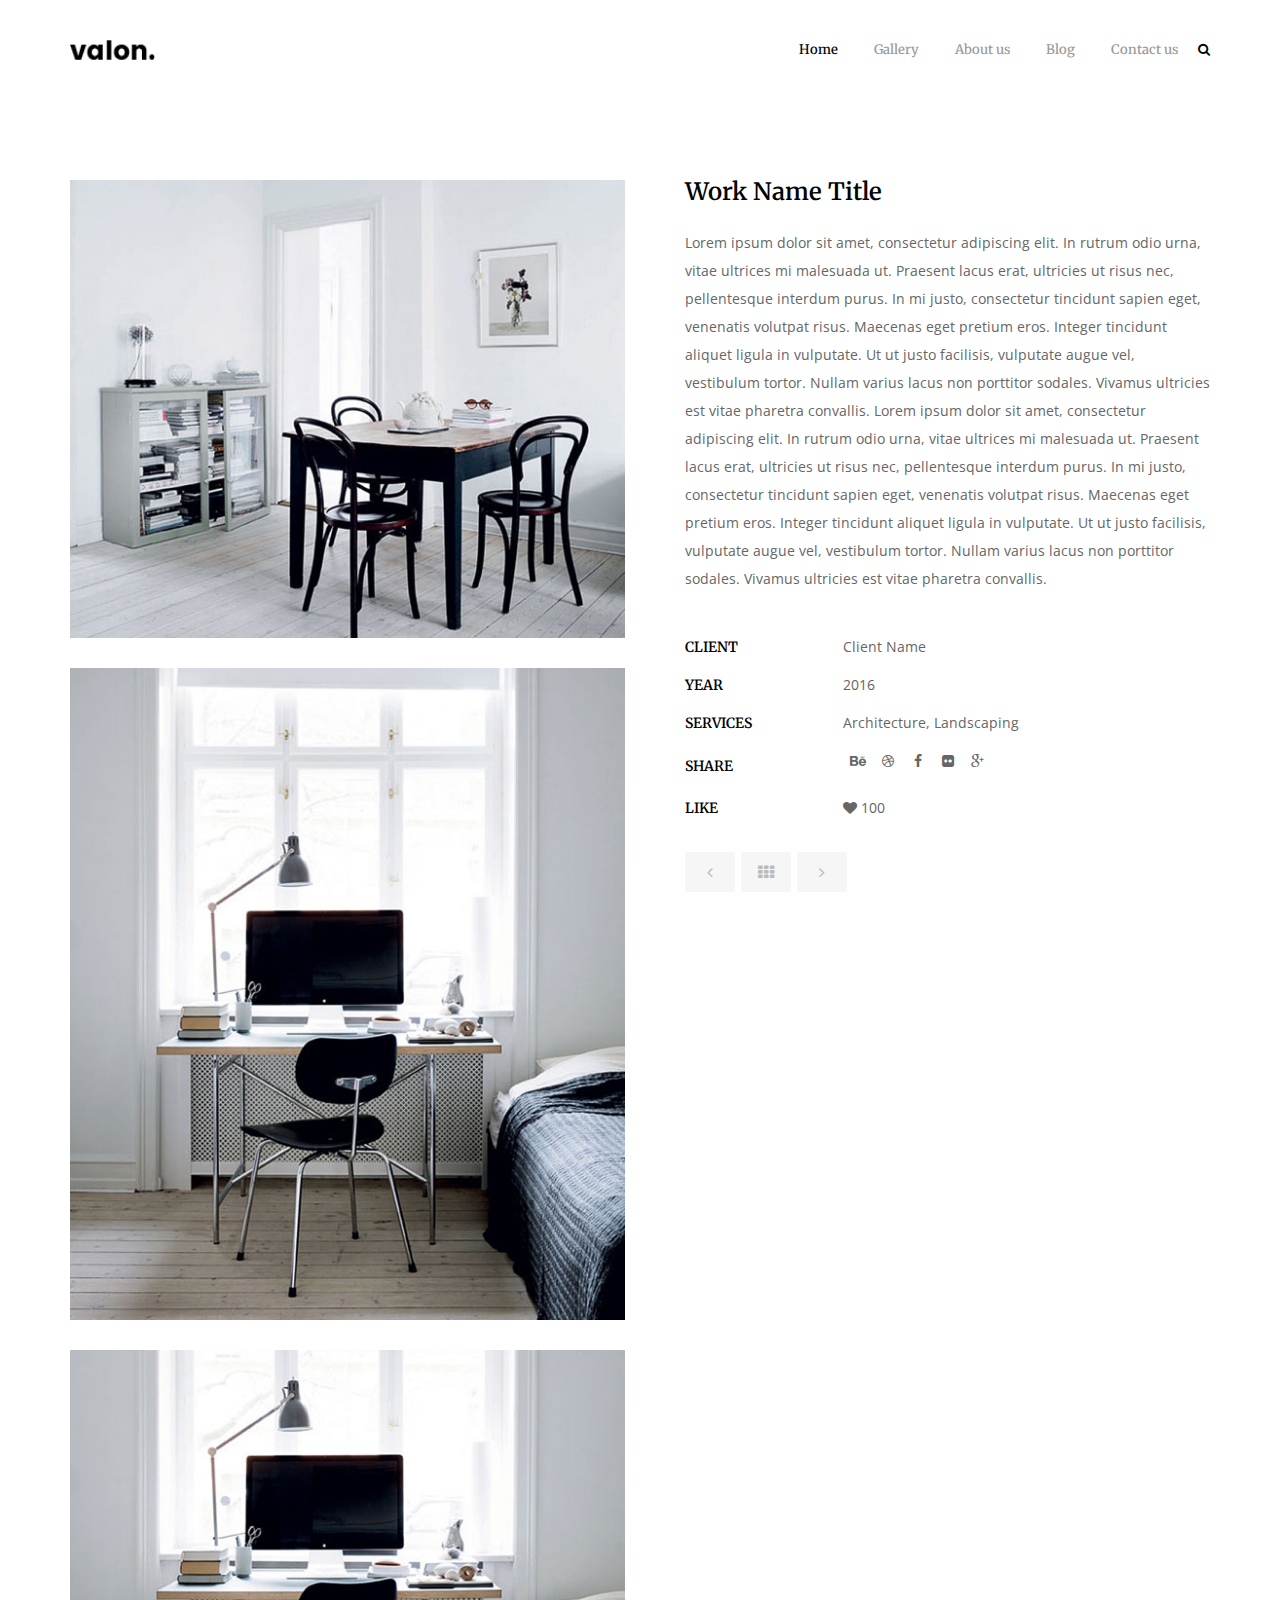
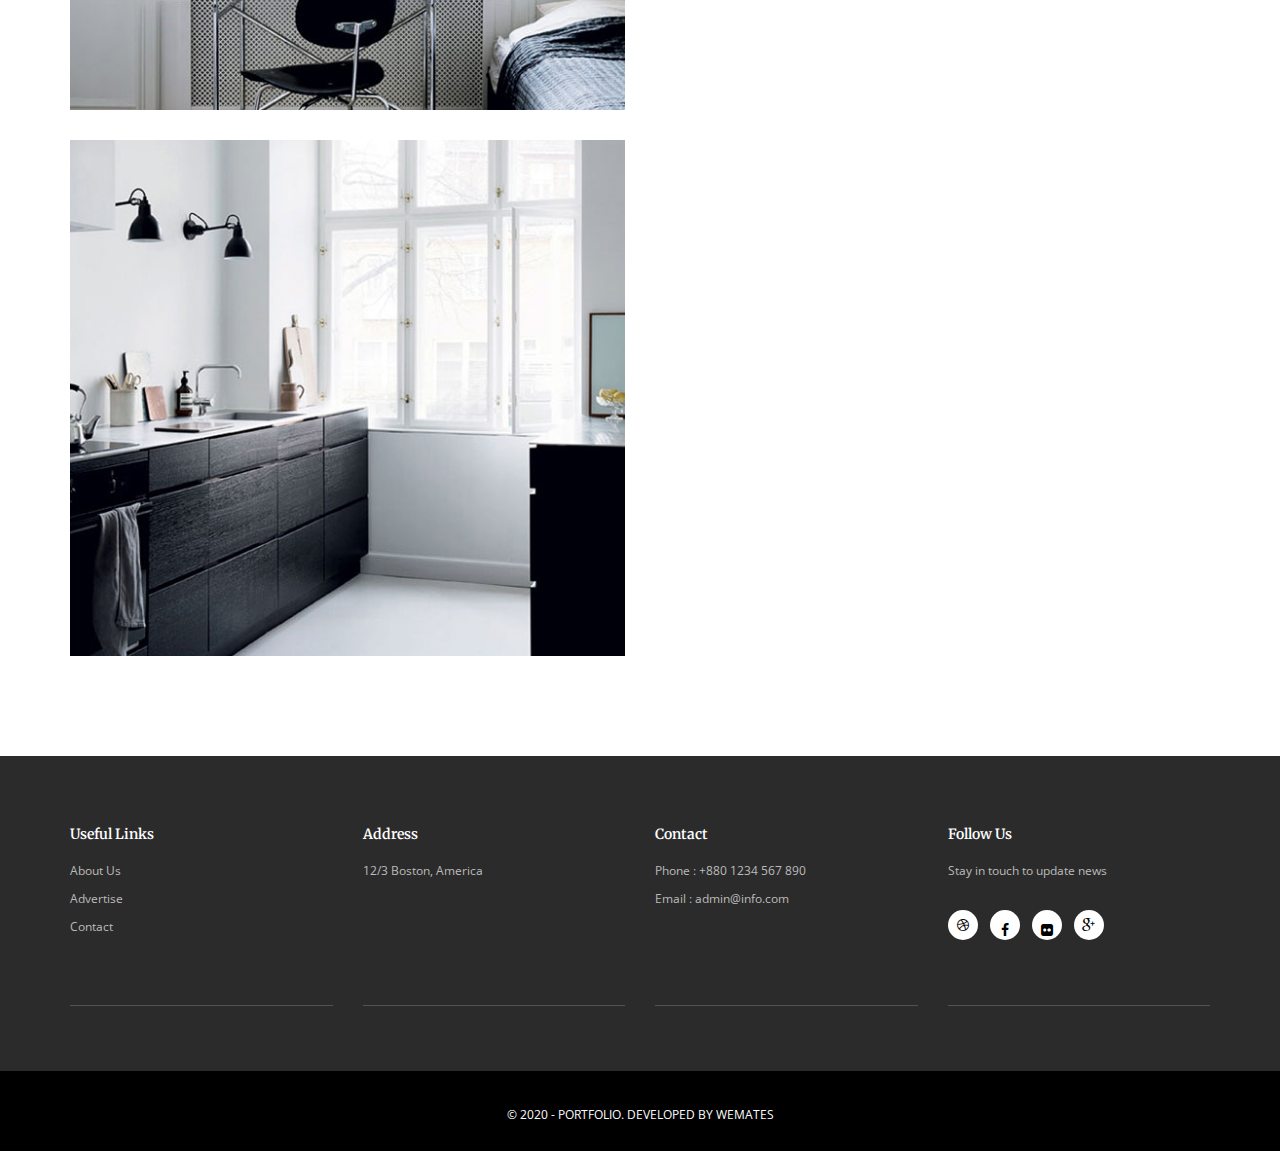
<file: portfolio-single.html>
<!DOCTYPE html>
<html lang="en">

<head>
	<meta charset="UTF-8">
	<meta name="viewport" content="width=device-width, initial-scale=1">
	<meta name="format-detection" content="telephone=no">
	<meta name="apple-mobile-web-app-capable" content="yes">
	<title>Project Detail - WeMates</title>

	<link href="https://fonts.googleapis.com/css?family=Merriweather:300,300i,400,400i,700,700i,900,900i|Open+Sans:300,300i,400,400i,600,600i,700,700i,800,800i" rel="stylesheet">
	<link rel="stylesheet" type="text/css" href="css/libs/font-awesome.min.css">
	<link rel="stylesheet" type="text/css" href="css/libs/bootstrap.min.css">
	<link rel="stylesheet" type="text/css" href="css/libs/magnific-popup.css">
	<link rel="stylesheet" type="text/css" href="css/libs/owl.carousel.min.css">
	<link rel="stylesheet" type="text/css" href="css/styles.css">
</head>
<body>
<!-- Header -->
<header id="header-section" class="header-section">
		<div class="container">

			<!-- Logo -->
			<div class="logo-section">
				<a href="index-2.html">
					<img src="images/logo.png" alt="WeMates">
				</a>
			</div>
			<!-- End Logo -->

			<!-- Header Right -->
			<div class="header-rightside pull-right">
				<!-- Menu Mobile -->
				<div class="mobile-menu">
					<span class="item item-1"></span>
					<span class="item item-2"></span>
					<span class="item item-3"></span>
				</div>
				<!-- End Menu Mobile -->
				<!-- Search -->
				<div class="search-section">
					<i class="fa fa-search"></i>
				</div>
				<div class="search-box">
					<div class="search-box-inner">
						<div class="container">
							<form class="search-form" action="#" method="get">
								<input type="search" name="s" class="search-field" placeholder="Type here & hit enter" value="" title="Search">
								<div class="search-box-close">
									<i class="fa fa-times"></i>
								</div>
							</form>
						</div>
					</div>

				</div>
				<!-- End Search -->
			</div>
			<!-- End Header Right -->

			<!-- Navigation -->
			<div class="navigation-wrapper">
				<div class="navigation-inner">

					<nav class="menu">
						<ul class="menu-list">
							<li class="menu-item current-menu-item active"><a href="index-2.html">Home</a></li>
							<li class="menu-item"><a href="gallery.html">Gallery</a></li>
							<li class="menu-item"><a href="about.html">About us</a></li>
							<li class="menu-item"><a href="blog.html">Blog</a></li>
							<li class="menu-item"><a href="contact.html">Contact us</a></li>
						</ul>
					</nav>

					<div class="menu-close">
						<i class="fa fa-times"></i>
					</div>
				</div>
			</div>
			<!-- End Navigation -->
		</div>
	</header>
<!-- End Header -->


	<div id="wrapper">
		<div class="project-detail">
			<div class="container">
				<div class="row">
					<div class="col-xs-12 col-md-6">
						<div class="project-image">
							<a href="images/projects/detail/1.jpg" class="popup">
								<img src="images/projects/detail/1.jpg" alt="">
							</a>
							<a href="images/projects/detail/2.jpg" class="popup">
								<img src="images/projects/detail/2.jpg" alt="">
							</a>
							<a href="images/projects/detail/3.jpg" class="popup">
								<img src="images/projects/detail/3.jpg" alt="">
							</a>
							<a href="images/projects/detail/4.jpg" class="popup">
								<img src="images/projects/detail/4.jpg" alt="">
							</a>
						</div>
					</div>
					<div class="col-xs-12 col-md-6">
						<div class="content-detail">
							<h2 class="title">
								Work Name Title
							</h2>
							<div class="the-excerpt">
								Lorem ipsum dolor sit amet, consectetur adipiscing elit. In rutrum odio urna, vitae ultrices mi malesuada ut. Praesent lacus erat, ultricies ut risus nec, pellentesque interdum purus. In mi justo, consectetur tincidunt sapien eget, venenatis volutpat risus. Maecenas eget pretium eros. Integer tincidunt aliquet ligula in vulputate. Ut ut justo facilisis, vulputate augue vel, vestibulum tortor. Nullam varius lacus non porttitor sodales. Vivamus ultricies est vitae pharetra convallis.

								Lorem ipsum dolor sit amet, consectetur adipiscing elit. In rutrum odio urna, vitae ultrices mi malesuada ut. Praesent lacus erat, ultricies ut risus nec, pellentesque interdum purus. In mi justo, consectetur tincidunt sapien eget, venenatis volutpat risus. Maecenas eget pretium eros. Integer tincidunt aliquet ligula in vulputate. Ut ut justo facilisis, vulputate augue vel, vestibulum tortor. Nullam varius lacus non porttitor sodales. Vivamus ultricies est vitae pharetra convallis.

							</div>
							<div class="client-profile">
								<table>
									<tbody>
									<tr>
										<td class="name">Client</td>
										<td class="value">Client Name</td>
									</tr>
									<tr>
										<td class="name">Year</td>
										<td class="value">2016</td>
									</tr>
									<tr>
										<td class="name">Services </td>
										<td class="value">Architecture, Landscaping</td>
									</tr>
									<tr>
										<td class="name">Share </td>
										<td class="value">
											<div class="socials">
												<a href="#" title="Behance">
													<i class="fa fa-behance"></i>
												</a>
												<a href="#" title="Dribbble">
													<i class="fa fa-dribbble"></i>
												</a>
												<a href="#" title="Facebook">
													<i class="fa fa-facebook"></i>
												</a>
												<a href="#" title="Flickr">
													<i class="fa fa-flickr"></i>
												</a>
												<a href="#" title="Google Plus">
													<i class="fa fa-google-plus"></i>
												</a>
											</div>
										</td>
									</tr>
									<tr>
										<td class="name">Like</td>
										<td class="value"><i class="fa fa-heart"></i> 100</td>
									</tr>
									</tbody>
								</table>
							</div>
							<div class="pagination clearfix">
								<a class='page-numbers' href='#'><i class="fa fa-angle-left"></i></a>
								<a class='page-numbers' href='#'><i class="fa fa-th"></i></a>
								<a class='page-numbers' href='#'><i class="fa fa-angle-right"></i></a>
							</div>
						</div>
					</div>
				</div>

			</div>
		</div>
	</div>


	<footer id="footer-section" class="footer-section">
		<div class="footer-widget">
			<div class="container">
				<div class="row">
					<div class="col-md-3 col-xs-12">
						<div class="widget">
							<h3 class="widget-title">Useful Links</h3>
							<ul>
								<li><a href="#">About Us</a></li>
								<li><a href="#">Advertise</a></li>
								<li><a href="#">Contact</a></li>
							</ul>
						</div>
					</div>
					<div class="col-md-3 col-xs-12">
						<div class="widget">
							<h3 class="widget-title">Address</h3>
							<div class="widget-content">12/3 Boston, America</div>
						</div>
					</div>
					<div class="col-md-3 col-xs-12">
						<div class="widget">
							<h3 class="widget-title">Contact</h3>
							<ul>
								<li>Phone : +880 1234 567 890</li>
								<li>Email : admin@info.com</li>
							</ul>
						</div>
					</div>
					<div class="col-md-3 col-xs-12">
						<div class="widget">
							<h3 class="widget-title">Follow Us</h3>
							<div class="widget-content">
								<p>Stay in touch to update news</p>
								<div class="socials">
									<a href="#" title="Dribbble">
										<i class="fa fa-dribbble"></i>
									</a>
									<a href="#" title="Facebook">
										<i class="fa fa-facebook"></i>
									</a>
									<a href="#" title="Flickr">
										<i class="fa fa-flickr"></i>
									</a>
									<a href="#" title="Google Plus">
										<i class="fa fa-google-plus"></i>
									</a>
								</div>
							</div>
						</div>
					</div>
				</div>
				<div class="row">
					<div class="col-md-3 col-xs-12">
						<div class="divider"></div>
					</div>
					<div class="col-md-3 col-xs-12">
						<div class="divider"></div>
					</div>
					<div class="col-md-3 col-xs-12">
						<div class="divider"></div>
					</div>
					<div class="col-md-3 col-xs-12">
						<div class="divider"></div>
					</div>
				</div>
			</div>
		</div>
		<div class="copyright">
			<div class="container">
				<div class="row">
					<div class="col-xs-12">
						© 2020 - Portfolio. Developed by <a href="#">WeMates</a>
					</div>
				</div>
			</div>
		</div>

	</footer>

	<!-- Scripts -->
	<script type="text/javascript" src="js/libs/jquery-1.12.4.min.js"></script>
	<script type="text/javascript" src="js/libs/isotope.pkgd.min.js"></script>
	<script type="text/javascript" src="js/libs/jquery.magnific-popup.js"></script>
	<script type="text/javascript" src="js/libs/owl.carousel.js"></script>
	<script type="text/javascript" src="js/libs/jquery-scrolltofixed-min.js"></script>
	<script type="text/javascript" src="js/scripts.js"></script>
	<!-- End Scripts -->
	</body>

<!-- Mirrored from template.kendytheme.net/valon/portfolio-single.html by HTTrack Website Copier/3.x [XR&CO'2014], Thu, 08 Feb 2018 13:22:43 GMT -->
</html>
</file>
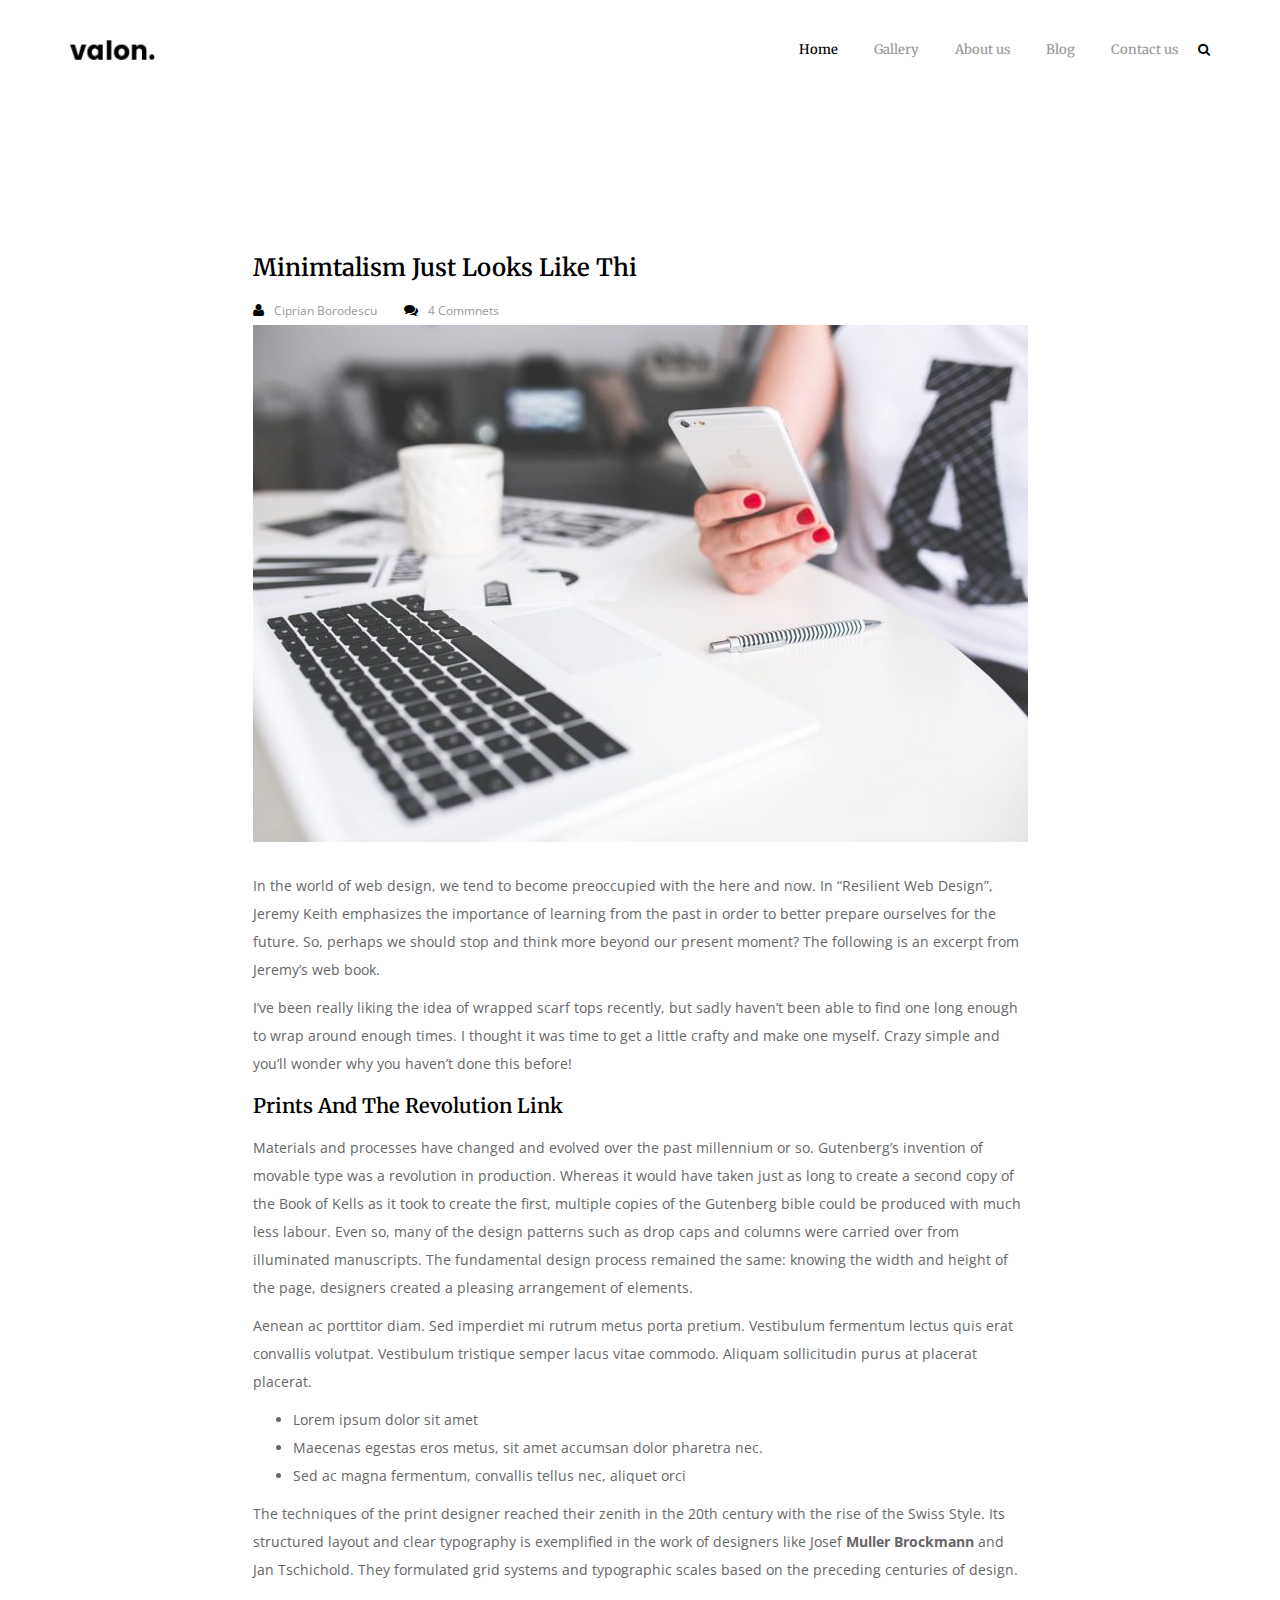
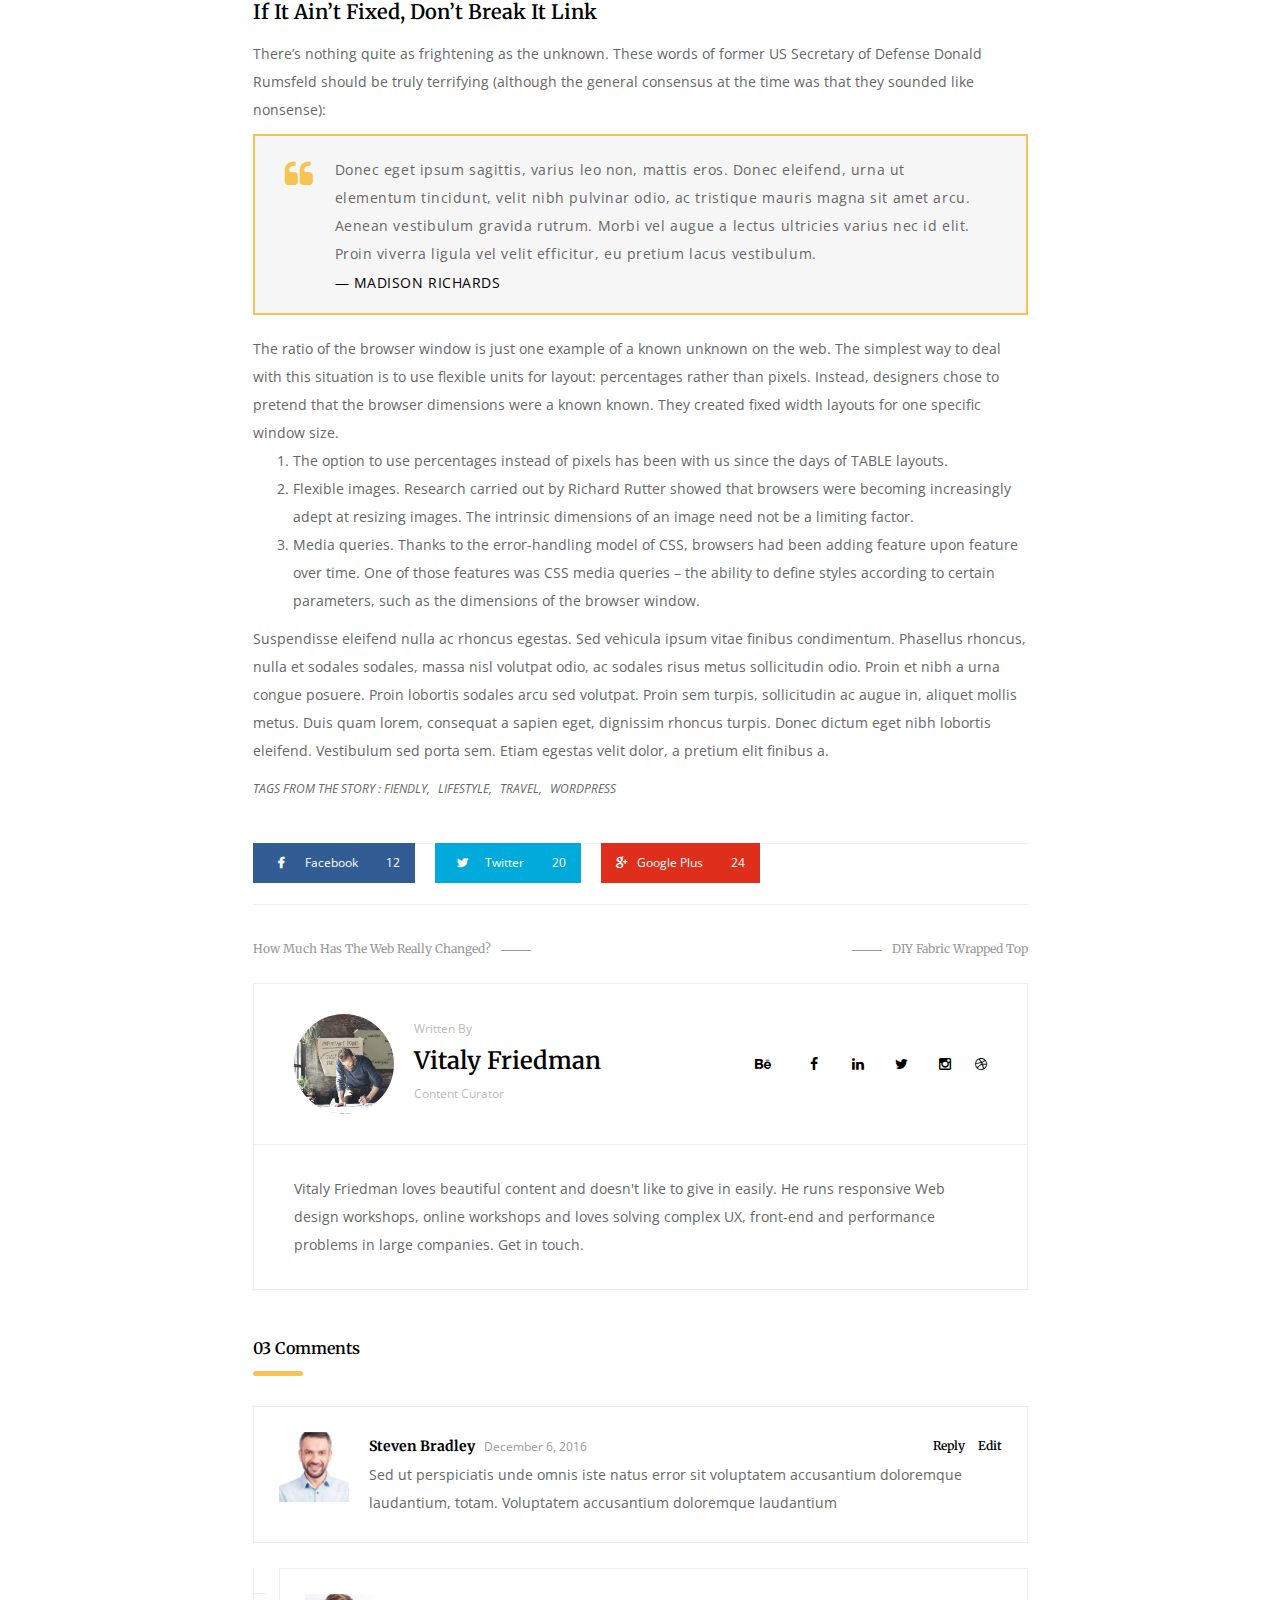
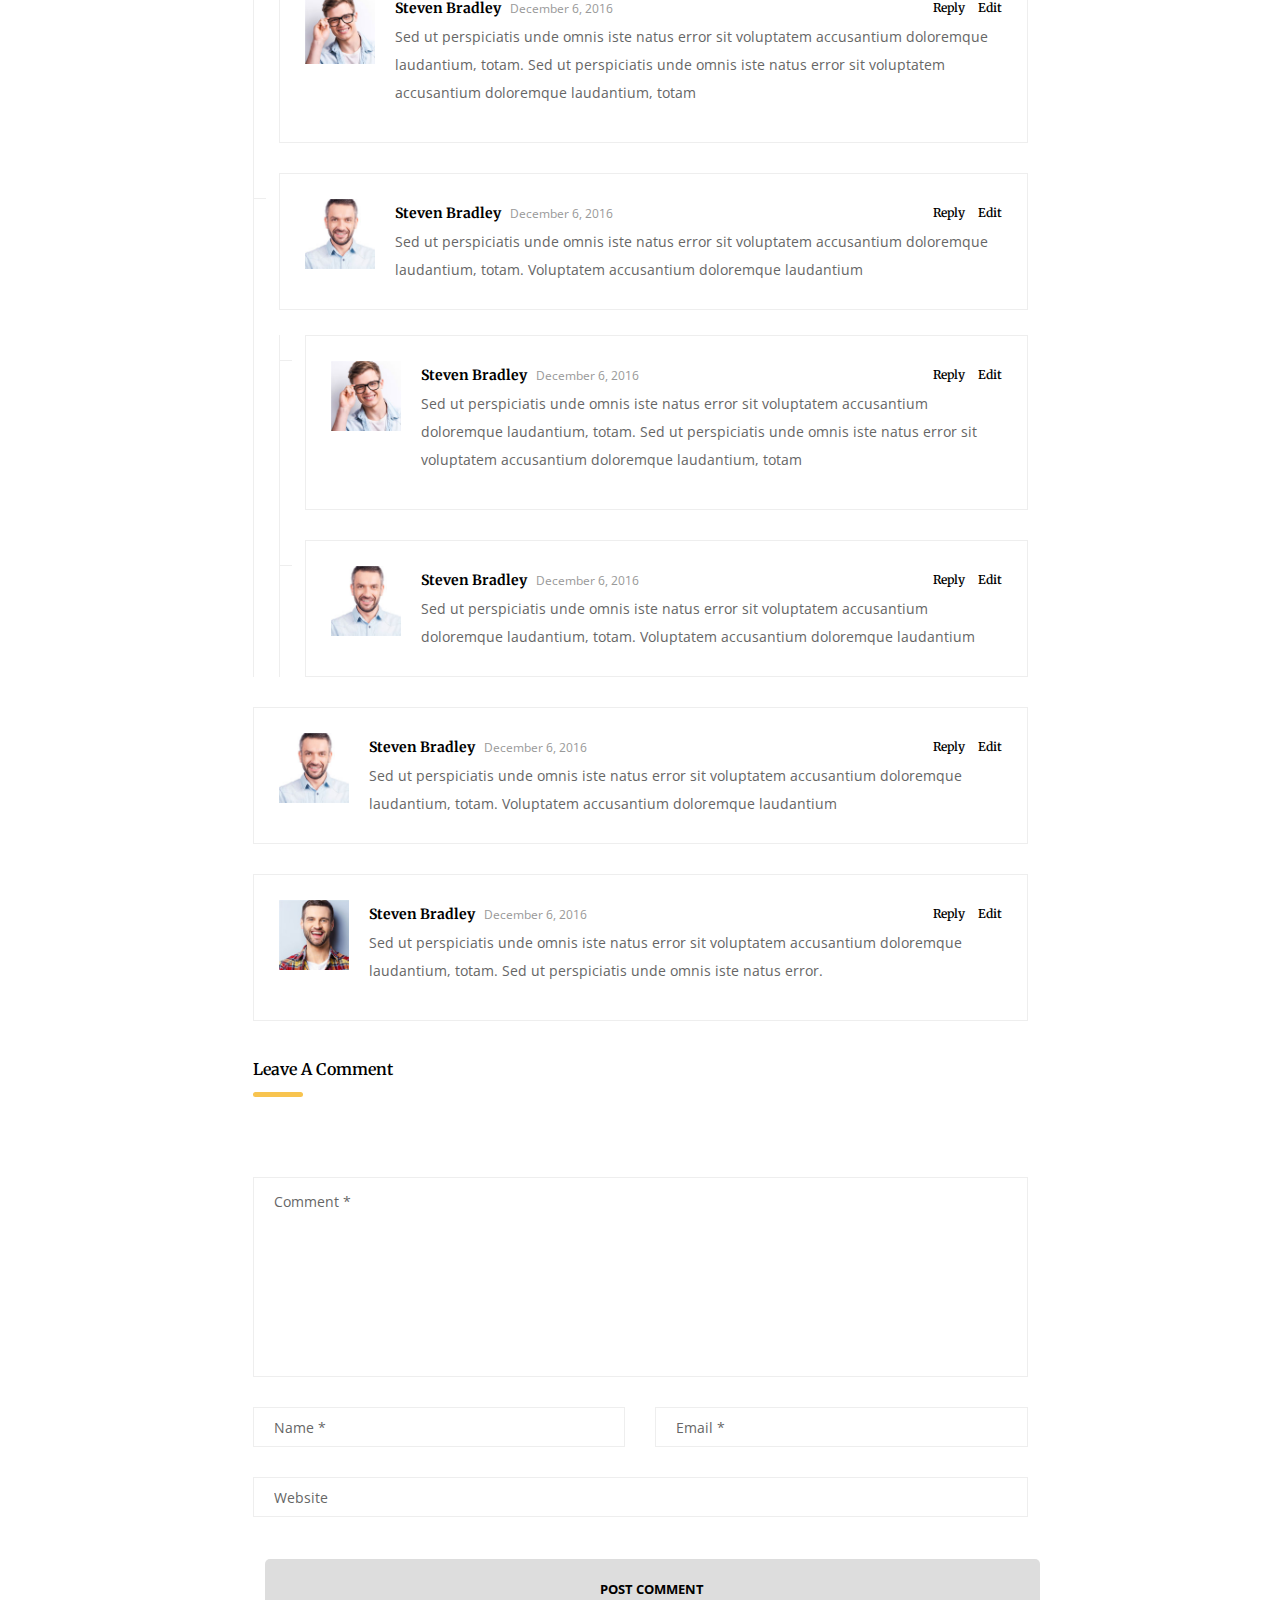
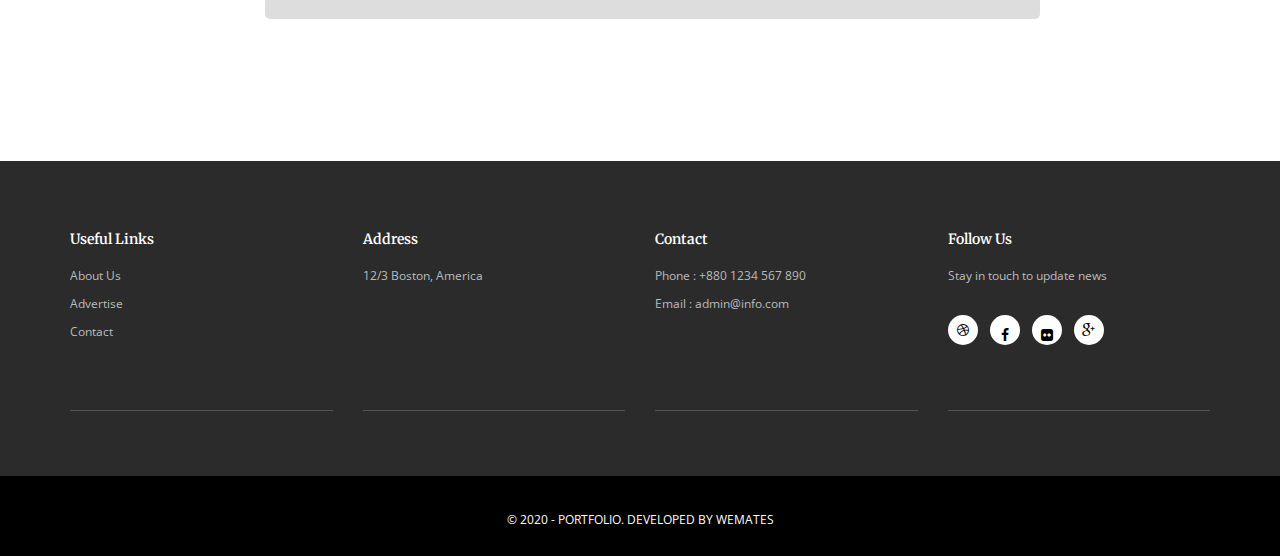
<file: single.html>
<!DOCTYPE html>
<html lang="en">


<head>
	<meta charset="UTF-8">
	<meta name="viewport" content="width=device-width, initial-scale=1">
	<meta name="format-detection" content="telephone=no">
	<meta name="apple-mobile-web-app-capable" content="yes">
	<title>Single Post - WeMates</title>

	<link href="https://fonts.googleapis.com/css?family=Merriweather:300,300i,400,400i,700,700i,900,900i|Open+Sans:300,300i,400,400i,600,600i,700,700i,800,800i" rel="stylesheet">
	<link rel="stylesheet" type="text/css" href="css/libs/font-awesome.min.css">
	<link rel="stylesheet" type="text/css" href="css/libs/bootstrap.min.css">
	<link rel="stylesheet" type="text/css" href="css/libs/magnific-popup.css">
	<link rel="stylesheet" type="text/css" href="css/libs/owl.carousel.min.css">
	<link rel="stylesheet" type="text/css" href="css/styles.css">
</head>
<body>
	<!-- Header -->
	<header id="header-section" class="header-section">
		<div class="container">

			<!-- Logo -->
			<div class="logo-section">
				<a href="index-2.html">
					<img src="images/logo.png" alt="WeMates">
				</a>
			</div>
			<!-- End Logo -->

			<!-- Header Right -->
			<div class="header-rightside pull-right">
				<!-- Menu Mobile -->
				<div class="mobile-menu">
					<span class="item item-1"></span>
					<span class="item item-2"></span>
					<span class="item item-3"></span>
				</div>
				<!-- End Menu Mobile -->
				<!-- Search -->
				<div class="search-section">
					<i class="fa fa-search"></i>
				</div>
				<div class="search-box">
					<div class="search-box-inner">
						<div class="container">
							<form class="search-form" action="#" method="get">
								<input type="search" name="s" class="search-field" placeholder="Type here & hit enter" value="" title="Search">
								<div class="search-box-close">
									<i class="fa fa-times"></i>
								</div>
							</form>
						</div>
					</div>

				</div>
				<!-- End Search -->
			</div>
			<!-- End Header Right -->

			<!-- Navigation -->
			<div class="navigation-wrapper">
				<div class="navigation-inner">

					<nav class="menu">
						<ul class="menu-list">
							<li class="menu-item current-menu-item active"><a href="index-2.html">Home</a></li>
							<li class="menu-item"><a href="gallery.html">Gallery</a></li>
							<li class="menu-item"><a href="about.html">About us</a></li>
							<li class="menu-item"><a href="blog.html">Blog</a></li>
							<li class="menu-item"><a href="contact.html">Contact us</a></li>
						</ul>
					</nav>

					<div class="menu-close">
						<i class="fa fa-times"></i>
					</div>
				</div>
			</div>
			<!-- End Navigation -->
		</div>
	</header>
	<!-- End Header -->

	<div id="wrapper" class="wrapper">
		<div class="container">
			<div class="row">
				<div class="col-xs-12">
					<div id="blog-info" class="blog-info">
						<article class="post">

							<!-- Title -->
							<h2 class="title">Minimtalism Just Looks Like Thi</h2>
							<!-- End Title -->

							<!-- Post Details -->
							<div class="post-detail">
								<a href="#" class="post-author">Ciprian Borodescu</a>
								<a href="#" class="post-comment">4 Commnets</a>
							</div>
							<!-- End Post Details -->

							<!-- Thumbnail -->
							<div class="post-thumbnail">
								<a href="#">
									<img src="images/posts/1.jpg" alt="Image">
								</a>
							</div>
							<!-- End Thumbnail -->

							<!-- The Content -->
							<div class="the-excerpt">
								<p>In the world of web design, we tend to become preoccupied with the here and now. In &#8220;Resilient Web Design&#8221;, Jeremy Keith emphasizes the importance of learning from the past in order to better prepare ourselves for the future. So, perhaps we should stop and think more beyond our present moment? The following is an excerpt from Jeremy&#8217;s web book.<span id="more-79"></span></p>
								<p>I&#8217;ve been really liking the idea of wrapped scarf tops recently, but sadly haven&#8217;t been able to find one long enough to wrap around enough times. I thought it was time to get a little crafty and make one myself. Crazy simple and you&#8217;ll wonder why you haven&#8217;t done this before!</p>
								<h4>Prints And The Revolution Link</h4>
								<p>Materials and processes have changed and evolved over the past millennium or so. Gutenberg&#8217;s invention of movable type was a revolution in production. Whereas it would have taken just as long to create a second copy of the Book of Kells as it took to create the first, multiple copies of the Gutenberg bible could be produced with much less labour. Even so, many of the design patterns such as drop caps and columns were carried over from illuminated manuscripts. The fundamental design process remained the same: knowing the width and height of the page, designers created a pleasing arrangement of elements.</p>
								<p>Aenean ac porttitor diam. Sed imperdiet mi rutrum metus porta pretium. Vestibulum fermentum lectus quis erat convallis volutpat. Vestibulum tristique semper lacus vitae commodo. Aliquam sollicitudin purus at placerat placerat.</p>
								<ul>
									<li>Lorem ipsum dolor sit amet</li>
									<li>Maecenas egestas eros metus, sit amet accumsan dolor pharetra nec.</li>
									<li>Sed ac magna fermentum, convallis tellus nec, aliquet orci</li>
								</ul>
								<p>The techniques of the print designer reached their zenith in the 20th century with the rise of the Swiss Style. Its structured layout and clear typography is exemplified in the work of designers like Josef <strong>Muller Brockmann</strong> and Jan Tschichold. They formulated grid systems and typographic scales based on the preceding centuries of design.</p>
								<h4>If It Ain&#8217;t Fixed, Don&#8217;t Break It Link</h4>
								<p>There&#8217;s nothing quite as frightening as the unknown. These words of former US Secretary of Defense Donald Rumsfeld should be truly terrifying (although the general consensus at the time was that they sounded like nonsense):</p>
								<blockquote><p><span class="text-special">D</span>onec eget ipsum sagittis, varius leo non, mattis eros. Donec eleifend, urna ut elementum tincidunt, velit nibh pulvinar odio, ac tristique mauris magna sit amet arcu. Aenean vestibulum gravida rutrum. Morbi vel augue a lectus ultricies varius nec id elit. Proin viverra ligula vel velit efficitur, eu pretium lacus vestibulum.</p>
									<footer>MADISON RICHARDS</footer>
								</blockquote>
								<footer>The ratio of the browser window is just one example of a known unknown on the web. The simplest way to deal with this situation is to use flexible units for layout: percentages rather than pixels. Instead, designers chose to pretend that the browser dimensions were a known known. They created fixed width layouts for one specific window size.</footer>
								<ol>
									<li>The option to use percentages instead of pixels has been with us since the days of TABLE layouts.</li>
									<li>Flexible images. Research carried out by Richard Rutter showed that browsers were becoming increasingly adept at resizing images. The intrinsic dimensions of an image need not be a limiting factor.</li>
									<li>Media queries. Thanks to the error-handling model of CSS, browsers had been adding feature upon feature over time. One of those features was CSS media queries &#8211; the ability to define styles according to certain parameters, such as the dimensions of the browser window.</li>
								</ol>
								<p>Suspendisse eleifend nulla ac rhoncus egestas. Sed vehicula ipsum vitae finibus condimentum. Phasellus rhoncus, nulla et sodales sodales, massa nisl volutpat odio, ac sodales risus metus sollicitudin odio. Proin et nibh a urna congue posuere. Proin lobortis sodales arcu sed volutpat. Proin sem turpis, sollicitudin ac augue in, aliquet mollis metus. Duis quam lorem, consequat a sapien eget, dignissim rhoncus turpis. Donec dictum eget nibh lobortis eleifend. Vestibulum sed porta sem. Etiam egestas velit dolor, a pretium elit finibus a.</p>
							</div>
							<!-- End The Content -->

							<!-- Tags -->
							<div class="post-tags">
								<span>Tags from the story : </span>
								<a href="#" rel="tag">fiendly</a>
								<a href="#" rel="tag">lifestyle</a>
								<a href="#" rel="tag">travel</a>
								<a href="#" rel="tag">wordpress</a>
							</div>
							<!-- End Tags -->

							<div class="post-share-wrapper">
								<div class="post-share">
									<a href="#" class="kd-facebook">
										<i class="fa fa-facebook"></i>Facebook <span class="count">12</span>
									</a>
									<a href="#" class="kd-twitter">
										<i class="fa fa-twitter"></i>Twitter <span class="count">20</span>
									</a>
									<a href="#" class="kd-google-plus">
										<i class="fa fa-google-plus"></i>Google Plus <span class="count">24</span>
									</a>
								</div>
							</div>

						</article>

						<!-- Next & Previous Posts -->
						<div class="post-navigation">
							<div class="row">
								<div class="col-sm-6">
									<div class="old-post">
										<a href="#">How Much Has The Web Really Changed?</a>
									</div>
								</div>
								<div class="col-sm-6">
									<div class="new-post text-right">
										<a href="#">DIY Fabric Wrapped Top</a>
									</div>
								</div>
							</div>
						</div>
						<!-- End Next & Previous Posts -->

						<!-- Author Post -->
						<div id="post-author">
							<div class="header-top clearfix">
								<div class="author-avatar image" style="background-image: url(images/avatar.jpg)">
									<img src="images/avatar.jpg" alt="KendyTheme">
								</div>
								<div class="author-name">
									<span>Written By</span>
									<h2 class="title">
										<a href="#">Vitaly Friedman</a>
									</h2>
									<span>Content Curator</span>
								</div>
								<div class="author-socials text-right">
									<a href="https://www.behance.net/" title="Behance">
										<i class="fa fa-behance"></i>
									</a>
									<a href="https://www.facebook.com/" title="Facebook">
										<i class="fa fa-facebook"></i>
									</a>
									<a href="http://flickr.com/" title="Flickr">
										<i class="fa fa-linkedin"></i>
									</a>
									<a href="#" title="Twitter">
										<i class="fa fa-twitter"></i>
									</a>
									<a href="#" title="Instagram">
										<i class="fa fa-instagram"></i>
									</a>
									<a href="#" title="Dribbble">
										<i class="fa fa-dribbble"></i>
									</a>
								</div>
							</div>
							<div class="author-description">
								Vitaly Friedman loves beautiful content and doesn't like to give in easily. He runs responsive Web design workshops, online workshops and loves solving complex UX, front-end and performance problems in large companies. Get in touch.
							</div>
						</div>
						<!-- End Author Post -->

						<!-- comment-section -->
						<div id="comment-section">
							<h3 id="comment-section-title" class="title-2">03 Comments</h3>
							<ul class="comment-list">

								<li class="comment">
									<div class="comment-body">

										<div class="comment-avatar">
											<img src="images/avatar/1.jpg" alt="Avatar">
										</div>
										<div class="comment-context">
											<div class="comment-head">
												<h3 class="comment-author">Steven Bradley</h3>
												<span class="comment-date">December 6, 2016</span>
											</div>
											<div class="comment-content">
												Sed ut perspiciatis unde omnis iste natus error sit voluptatem accusantium doloremque laudantium, totam. Voluptatem accusantium doloremque laudantium
											</div>
											<div class="reply">
											    <span class="comment-reply">
                                                    <a href="#">Reply</a>
                                                </span>
												<span class="comment-edit">
                                                    <a href="#">Edit</a>
                                                </span>
											</div>
										</div>
									</div>

									<ul class="children">
										<li class="comment">
											<div class="comment-body">
												<div class="comment-avatar">
													<img src="images/avatar/2.jpg" alt="Avatar">
												</div>
												<div class="comment-context">
													<div class="comment-head">
														<h3 class="comment-author">
															Steven Bradley
														</h3>
														<span class="comment-date">
                                                                December 6, 2016
                                                            </span>
													</div>
													<div class="comment-content">
														<p>Sed ut perspiciatis unde omnis iste natus error sit voluptatem accusantium doloremque laudantium, totam. Sed ut perspiciatis unde omnis iste natus error sit voluptatem accusantium doloremque laudantium, totam</p>
													</div>
													<div class="reply">
															 <span class="comment-reply">
		                                                        <a href="#">Reply</a>
		                                                    </span>
														<span class="comment-edit">
		                                                        <a href="#">Edit</a>
		                                                    </span>
													</div>
												</div>
											</div>
										</li>

										<li class="comment">
											<div class="comment-body">

												<div class="comment-avatar">
													<img src="images/avatar/1.jpg" alt="Avatar">
												</div>
												<div class="comment-context">
													<div class="comment-head">
														<h3 class="comment-author">Steven Bradley</h3>
														<span class="comment-date">December 6, 2016</span>
													</div>
													<div class="comment-content">
														Sed ut perspiciatis unde omnis iste natus error sit voluptatem accusantium doloremque laudantium, totam. Voluptatem accusantium doloremque laudantium
													</div>
													<div class="reply">
											    <span class="comment-reply">
                                                    <a href="#">Reply</a>
                                                </span>
														<span class="comment-edit">
                                                    <a href="#">Edit</a>
                                                </span>
													</div>
												</div>
											</div>
											<ul class="children">
												<li class="comment">
													<div class="comment-body">
														<div class="comment-avatar">
															<img src="images/avatar/2.jpg" alt="Avatar">
														</div>
														<div class="comment-context">
															<div class="comment-head">
																<h3 class="comment-author">
																	Steven Bradley
																</h3>
																<span class="comment-date">
                                                                December 6, 2016
                                                            </span>
															</div>
															<div class="comment-content">
																<p>Sed ut perspiciatis unde omnis iste natus error sit voluptatem accusantium doloremque laudantium, totam. Sed ut perspiciatis unde omnis iste natus error sit voluptatem accusantium doloremque laudantium, totam</p>
															</div>
															<div class="reply">
															 <span class="comment-reply">
		                                                        <a href="#">Reply</a>
		                                                    </span>
																<span class="comment-edit">
		                                                        <a href="#">Edit</a>
		                                                    </span>
															</div>
														</div>
													</div>
												</li>

												<li class="comment">
													<div class="comment-body">

														<div class="comment-avatar">
															<img src="images/avatar/1.jpg" alt="Avatar">
														</div>
														<div class="comment-context">
															<div class="comment-head">
																<h3 class="comment-author">Steven Bradley</h3>
																<span class="comment-date">December 6, 2016</span>
															</div>
															<div class="comment-content">
																Sed ut perspiciatis unde omnis iste natus error sit voluptatem accusantium doloremque laudantium, totam. Voluptatem accusantium doloremque laudantium
															</div>
															<div class="reply">
											    <span class="comment-reply">
                                                    <a href="#">Reply</a>
                                                </span>
																<span class="comment-edit">
                                                    <a href="#">Edit</a>
                                                </span>
															</div>
														</div>
													</div>
												</li>
											</ul>
										</li>
									</ul>
								</li>

								<li class="comment">
									<div class="comment-body">

										<div class="comment-avatar">
											<img src="images/avatar/1.jpg" alt="Avatar">
										</div>
										<div class="comment-context">
											<div class="comment-head">
												<h3 class="comment-author">Steven Bradley</h3>
												<span class="comment-date">December 6, 2016</span>
											</div>
											<div class="comment-content">
												Sed ut perspiciatis unde omnis iste natus error sit voluptatem accusantium doloremque laudantium, totam. Voluptatem accusantium doloremque laudantium
											</div>
											<div class="reply">
											    <span class="comment-reply">
                                                    <a href="#">Reply</a>
                                                </span>
												<span class="comment-edit">
                                                    <a href="#">Edit</a>
                                                </span>
											</div>
										</div>
									</div>
								</li>

								<li class="comment">
									<div class="comment-body">
										<div class="comment-avatar">
											<img src="images/avatar/3.jpg" alt="Avatar">
										</div>
										<div class="comment-context">
											<div class="comment-head">
												<h3 class="comment-author">
													Steven Bradley
												</h3>
												<span class="comment-date">
                                                    December 6, 2016
                                                </span>
											</div>
											<div class="comment-content">
												<p>Sed ut perspiciatis unde omnis iste natus error sit voluptatem accusantium doloremque laudantium, totam.
													Sed ut perspiciatis unde omnis iste natus error.</p>
											</div>
											<div class="reply">
											    <span class="comment-reply">
                                                    <a href="#">Reply</a>
                                                </span>
												<span class="comment-edit">
                                                    <a href="#">Edit</a>
                                                </span>
											</div>
										</div>
									</div>
								</li>

							</ul>

							<!-- Respond -->
							<div id="respond" class="comment-respond">
								<h2 class="title-2">Leave a comment</h2>
								<form action="#" class="contact">
									<div class="row">
										<div class="col-md-12">
											<div class="contact-item field-full">
												<textarea placeholder="Comment *"></textarea>
											</div>
										</div>
										<div class="col-md-6">
											<div class="contact-item">
												<input id="name" type="text" placeholder="Name *">
											</div>
										</div>
										<div class="col-md-6">
											<div class="contact-item">
												<input id="email" type="text" placeholder="Email *">
											</div>
										</div>
										<div class="col-md-12">
											<div class="contact-item">
												<input id="website" type="text" placeholder="Website">
											</div>
										</div>
										<div class="col-md-12">
											<div class="contact-item form-submit">
												<input type="submit" value="Post Comment">
											</div>
										</div>
									</div>
								</form>
							</div>
							<!-- End Respond -->
						</div>
						<!-- End comment-section -->
					</div>
				</div>
			</div>
		</div>
	</div>

	<footer id="footer-section" class="footer-section">
		<div class="footer-widget">
			<div class="container">
				<div class="row">
					<div class="col-md-3 col-xs-12">
						<div class="widget">
							<h3 class="widget-title">Useful Links</h3>
							<ul>
								<li><a href="#">About Us</a></li>
								<li><a href="#">Advertise</a></li>
								<li><a href="#">Contact</a></li>
							</ul>
						</div>
					</div>
					<div class="col-md-3 col-xs-12">
						<div class="widget">
							<h3 class="widget-title">Address</h3>
							<div class="widget-content">12/3 Boston, America</div>
						</div>
					</div>
					<div class="col-md-3 col-xs-12">
						<div class="widget">
							<h3 class="widget-title">Contact</h3>
							<ul>
								<li>Phone : +880 1234 567 890</li>
								<li>Email : admin@info.com</li>
							</ul>
						</div>
					</div>
					<div class="col-md-3 col-xs-12">
						<div class="widget">
							<h3 class="widget-title">Follow Us</h3>
							<div class="widget-content">
								<p>Stay in touch to update news</p>
								<div class="socials">
									<a href="#" title="Dribbble">
										<i class="fa fa-dribbble"></i>
									</a>
									<a href="#" title="Facebook">
										<i class="fa fa-facebook"></i>
									</a>
									<a href="#" title="Flickr">
										<i class="fa fa-flickr"></i>
									</a>
									<a href="#" title="Google Plus">
										<i class="fa fa-google-plus"></i>
									</a>
								</div>
							</div>
						</div>
					</div>
				</div>
				<div class="row">
					<div class="col-md-3 col-xs-12">
						<div class="divider"></div>
					</div>
					<div class="col-md-3 col-xs-12">
						<div class="divider"></div>
					</div>
					<div class="col-md-3 col-xs-12">
						<div class="divider"></div>
					</div>
					<div class="col-md-3 col-xs-12">
						<div class="divider"></div>
					</div>
				</div>
			</div>
		</div>
		<div class="copyright">
			<div class="container">
				<div class="row">
					<div class="col-xs-12">
						© 2020 - Portfolio. Developed by <a href="#">WeMates</a>
					</div>
				</div>
			</div>
		</div>

	</footer>

	<!-- Scripts -->
	<script type="text/javascript" src="js/libs/jquery-1.12.4.min.js"></script>
	<script type="text/javascript" src="js/libs/isotope.pkgd.min.js"></script>
	<script type="text/javascript" src="js/libs/jquery.magnific-popup.js"></script>
	<script type="text/javascript" src="js/libs/owl.carousel.js"></script>
	<script type="text/javascript" src="js/scripts.js"></script>
	<!-- End Scripts -->
</body>


</html>
</file>
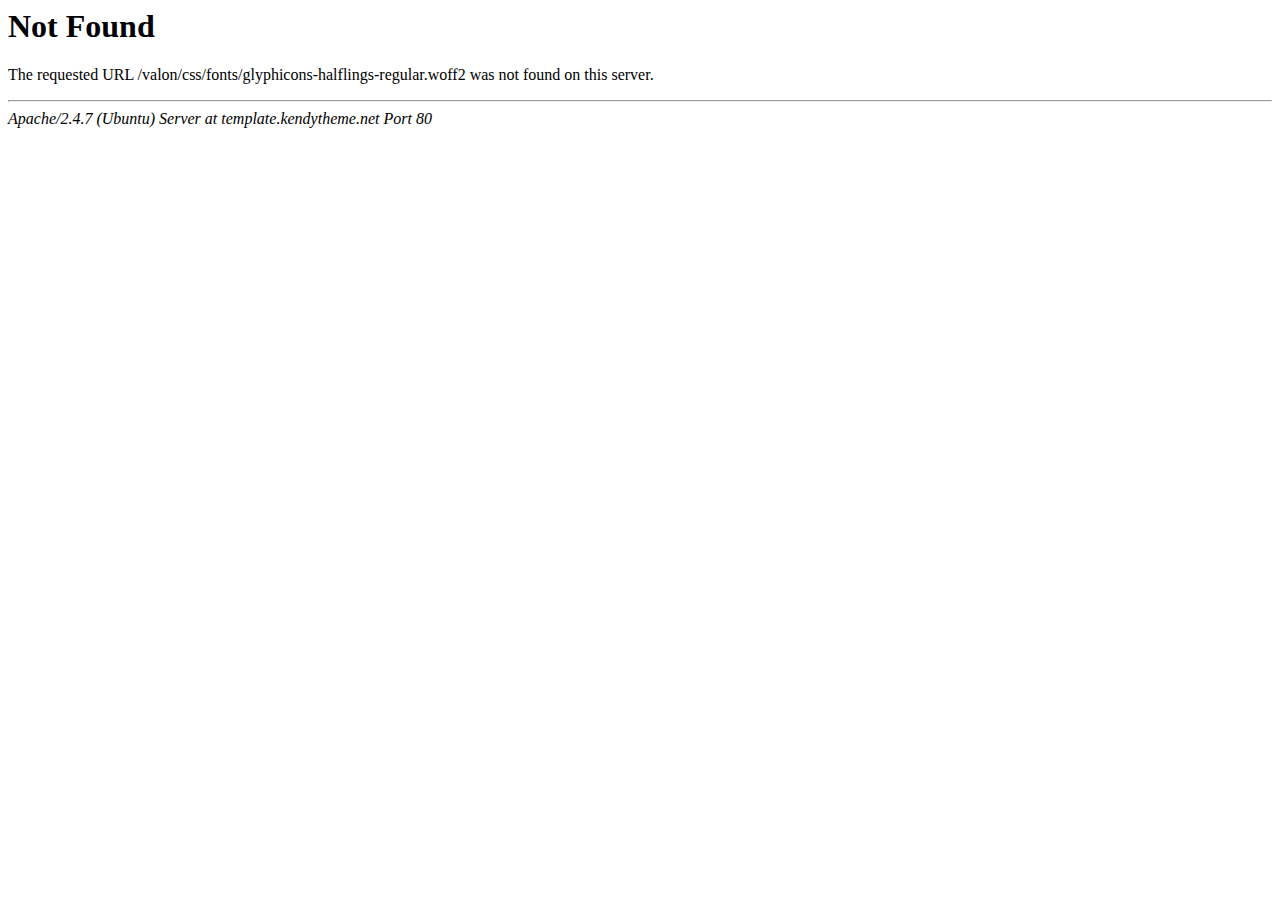
<file: css/fonts/glyphicons-halflings-regular-2.html>
<!DOCTYPE HTML PUBLIC "-//IETF//DTD HTML 2.0//EN">
<html><head>
<title>404 Not Found</title>
</head><body>
<h1>Not Found</h1>
<p>The requested URL /valon/css/fonts/glyphicons-halflings-regular.woff2 was not found on this server.</p>
<hr>
<address>Apache/2.4.7 (Ubuntu) Server at template.kendytheme.net Port 80</address>
</body></html>
</file>
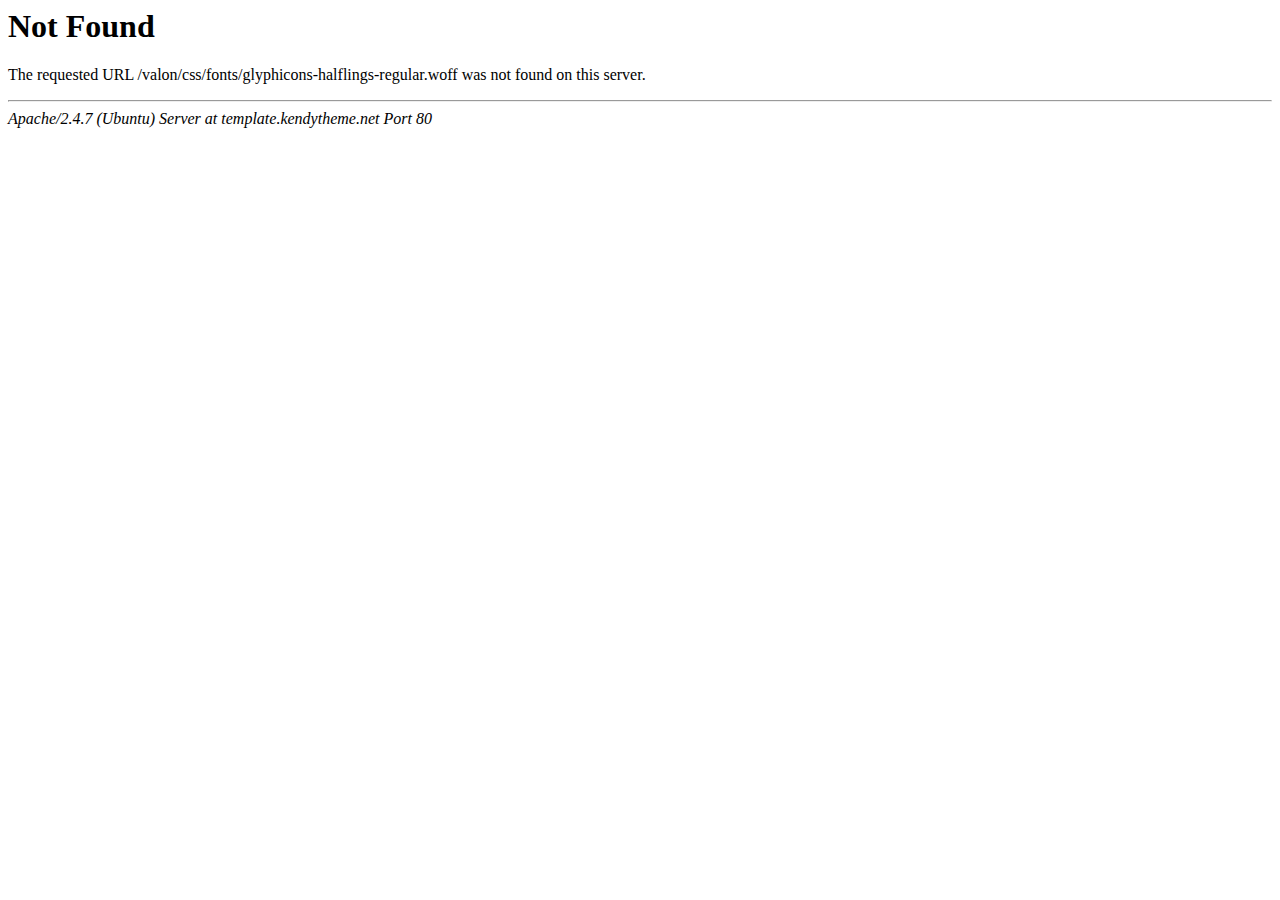
<file: css/fonts/glyphicons-halflings-regular-3.html>
<!DOCTYPE HTML PUBLIC "-//IETF//DTD HTML 2.0//EN">
<html><head>
<title>404 Not Found</title>
</head><body>
<h1>Not Found</h1>
<p>The requested URL /valon/css/fonts/glyphicons-halflings-regular.woff was not found on this server.</p>
<hr>
<address>Apache/2.4.7 (Ubuntu) Server at template.kendytheme.net Port 80</address>
</body></html>
</file>
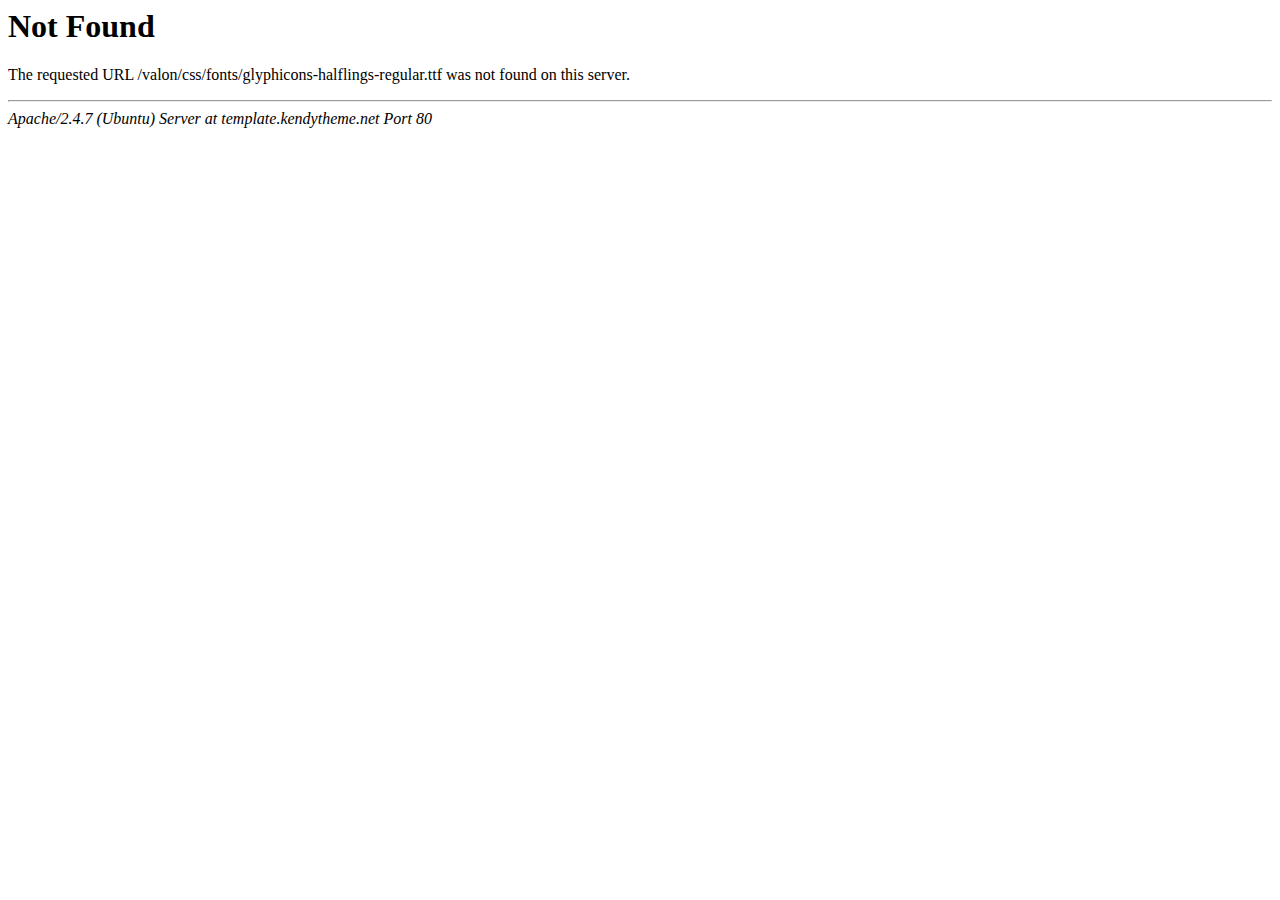
<file: css/fonts/glyphicons-halflings-regular-4.html>
<!DOCTYPE HTML PUBLIC "-//IETF//DTD HTML 2.0//EN">
<html><head>
<title>404 Not Found</title>
</head><body>
<h1>Not Found</h1>
<p>The requested URL /valon/css/fonts/glyphicons-halflings-regular.ttf was not found on this server.</p>
<hr>
<address>Apache/2.4.7 (Ubuntu) Server at template.kendytheme.net Port 80</address>
</body></html>
</file>
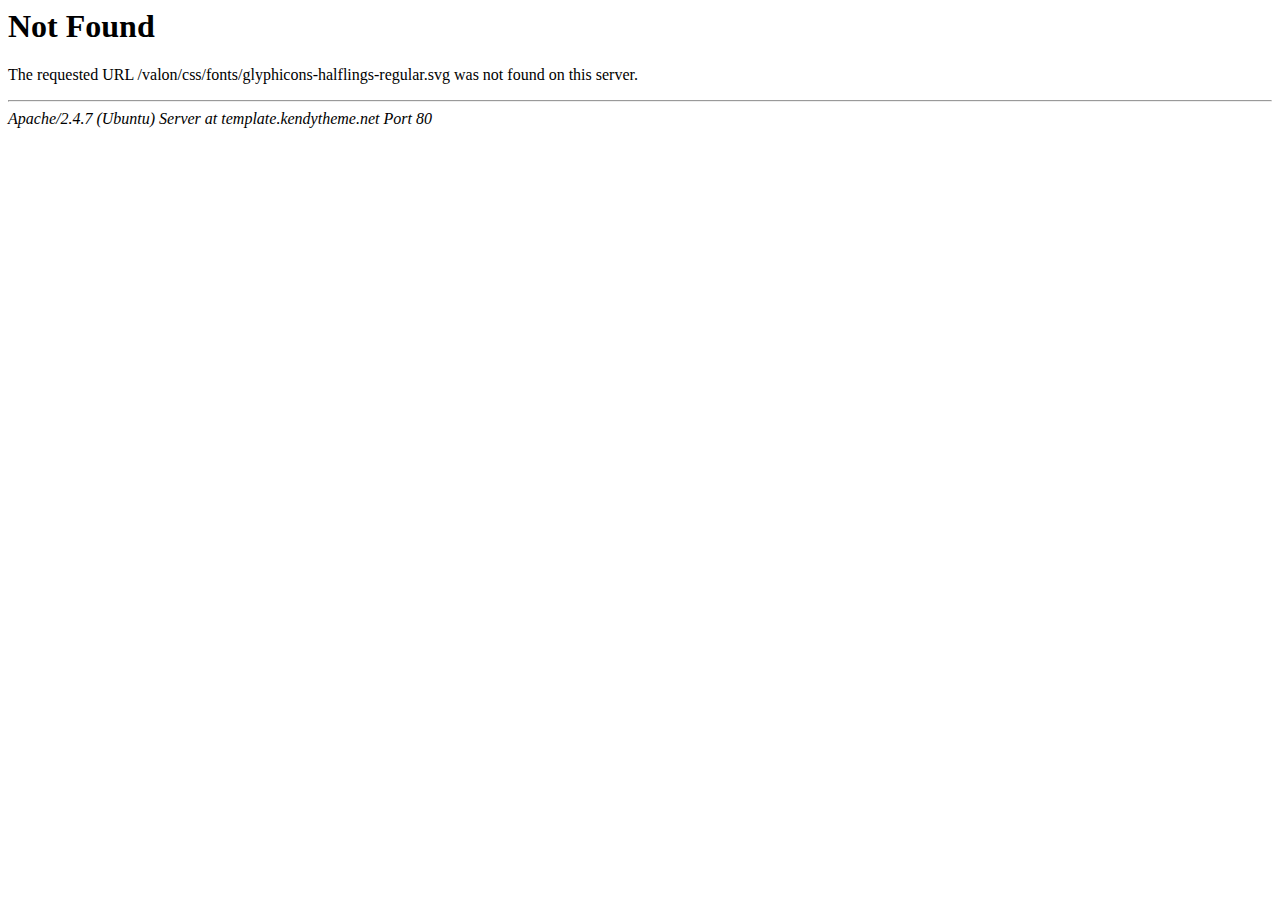
<file: css/fonts/glyphicons-halflings-regular-5.html>
<!DOCTYPE HTML PUBLIC "-//IETF//DTD HTML 2.0//EN">
<html><head>
<title>404 Not Found</title>
</head><body>
<h1>Not Found</h1>
<p>The requested URL /valon/css/fonts/glyphicons-halflings-regular.svg was not found on this server.</p>
<hr>
<address>Apache/2.4.7 (Ubuntu) Server at template.kendytheme.net Port 80</address>
</body></html>
</file>
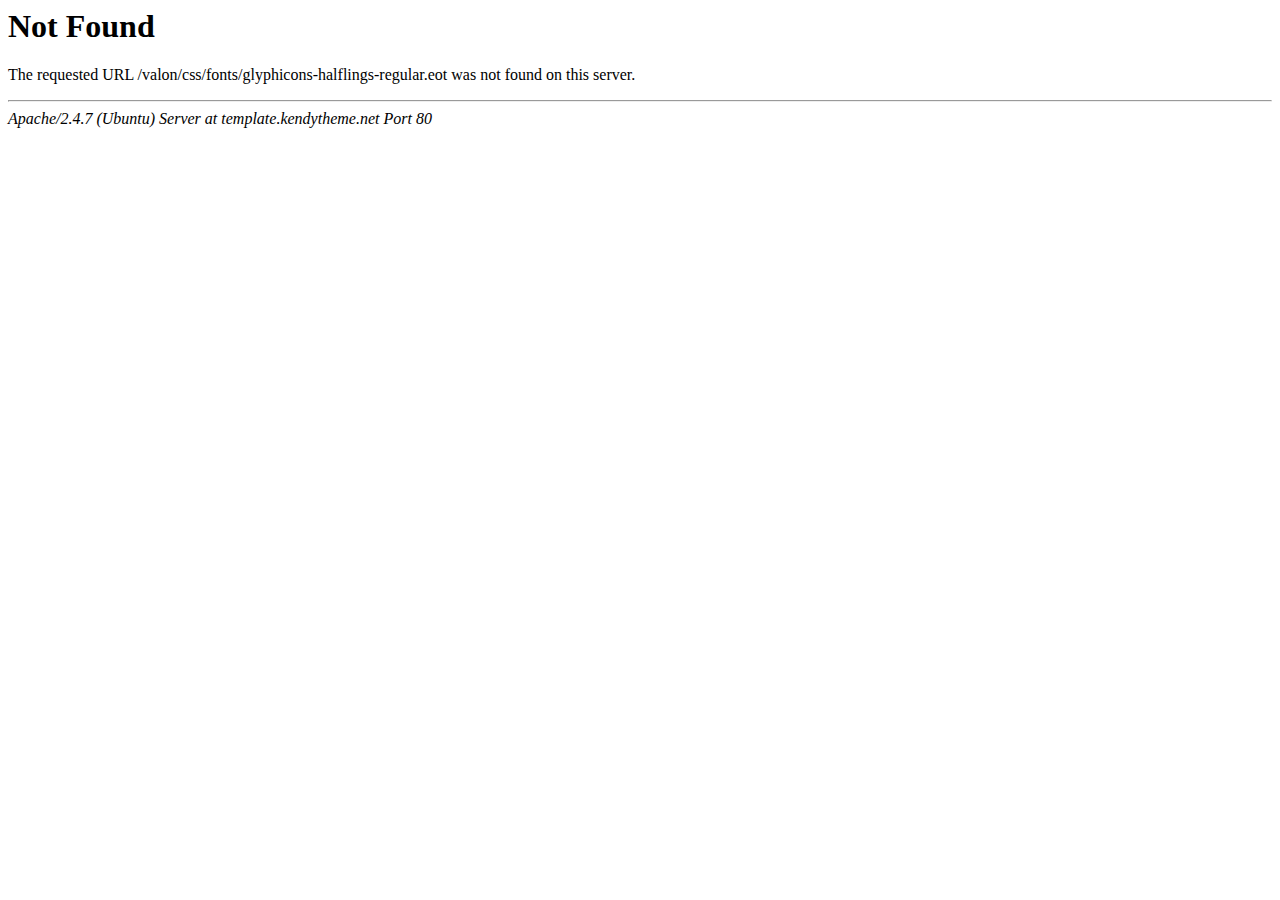
<file: css/fonts/glyphicons-halflings-regular.html>
<!DOCTYPE HTML PUBLIC "-//IETF//DTD HTML 2.0//EN">
<html><head>
<title>404 Not Found</title>
</head><body>
<h1>Not Found</h1>
<p>The requested URL /valon/css/fonts/glyphicons-halflings-regular.eot was not found on this server.</p>
<hr>
<address>Apache/2.4.7 (Ubuntu) Server at template.kendytheme.net Port 80</address>
</body></html>
</file>
<file: css/styles.css>
/* ====================================== +++ ======================================

1. Reset CSS
2. Typography
3. General
4. Header
5. Posts
6. Shortcode
7. Footer - Widgets
7. Preload
8. Custom CSS

====================================== +++ ====================================== */


.clearfix:after {
  content: "";
  display: block;
  clear: both;
}

/* ====================================== 1.Reset CSS ====================================== */
img,
legend {
  border: 0;
}
legend,
td,
th {
  padding: 0;
}
html {
  font-family: sans-serif;
  -ms-text-size-adjust: 100%;
  -webkit-text-size-adjust: 100%;
}
article,
aside,
details,
figcaption,
figure,
footer,
header,
main,
menu,
nav,
section,
summary {
  display: block;
}
audio,
canvas,
progress,
video {
  display: inline-block;
  vertical-align: baseline;
}
audio:not([controls]) {
  display: none;
  height: 0;
}
template {
  display: none;
}
a {
  color: inherit;
  background-color: transparent;
  text-decoration: none;
  -webkit-transition: all 0.3s ease-in-out;
  -moz-transition: all 0.3s ease-in-out;
  -ms-transition: all 0.3s ease-in-out;
  -o-transition: all 0.3s ease-in-out;
  transition: all 0.3s ease-in-out;
}
a:hover,
a:focus,
a:active {
  color: #000000;
  outline: 0;
}
abbr[title] {
  border-bottom: 1px dotted;
}
b,
optgroup,
strong {
  font-weight: 700;
}
dfn {
  font-style: italic;
}
h1 {
  font-size: 2em;
  margin: .67em 0;
}
mark {
  background: #ffffff;
  color: #666666;
}
small {
  font-size: 80%;
}
sub,
sup {
  font-size: 75%;
  line-height: 0;
  position: relative;
  vertical-align: baseline;
}
sup {
  top: -0.5em;
}
sub {
  bottom: -0.25em;
}
svg:not(:root) {
  overflow: hidden;
}
figure {
  margin: 1em 40px;
}
hr {
  -moz-box-sizing: content-box;
  box-sizing: content-box;
  height: 0;
}
pre,
textarea {
  overflow: auto;
}
code,
kbd,
pre,
samp {
  font-family: monospace, monospace;
  font-size: 1em;
}
button,
input,
optgroup,
select,
textarea {
  color: inherit;
  font: inherit;
  margin: 0;
}
button {
  overflow: visible;
}
button,
select {
  text-transform: none;
}
button,
html input[type=button],
input[type=reset],
input[type=submit] {
  -webkit-appearance: button;
  cursor: pointer;
}
button[disabled],
html input[disabled] {
  cursor: default;
}
button::-moz-focus-inner,
input::-moz-focus-inner {
  border: 0;
  padding: 0;
}
input[type=checkbox],
input[type=radio] {
  box-sizing: border-box;
  padding: 0;
}
input[type=number]::-webkit-inner-spin-button,
input[type=number]::-webkit-outer-spin-button {
  height: auto;
}
input[type=search] {
  -webkit-appearance: textfield;
  -moz-box-sizing: content-box;
  -webkit-box-sizing: content-box;
  box-sizing: content-box;
}
input[type=search]::-webkit-search-cancel-button,
input[type=search]::-webkit-search-decoration {
  -webkit-appearance: none;
}
fieldset {
  border: 1px solid #666666;
  margin: 0 2px;
  padding: .35em .625em .75em;
}
table {
  border-collapse: collapse;
  border-spacing: 0;
}
a,
input,
textarea,
button,
select {
  outline: none;
}
a:hover,
a:focus,
input:focus,
textarea:focus,
button:focus,
select:focus {
  outline: none !important;
  text-decoration: none;
}
* {
  -webkit-box-sizing: border-box;
  -moz-box-sizing: border-box;
  box-sizing: border-box;
}
:after,
:before {
  -webkit-box-sizing: border-box;
  -moz-box-sizing: border-box;
  box-sizing: border-box;
}
input::-webkit-input-placeholder,
textarea::-webkit-input-placeholder {
  color: #666666;
}
input:-moz-placeholder,
textarea:-moz-placeholder {
  color: #666666;
}
/* ====================================== 2. Typography ====================================== */
h1,
.h1,
h2,
.h2,
h3,
.h3,
h4,
.h4,
h5,
.h5,
h6,
.h6 {
  font-family: 'Merriweather', serif;
  color: #000000;
  font-weight: 600;
  line-height: 36px;
  margin-top: 10px;
  margin-bottom: 10px;
}
h1 > a,
.h1 > a,
h2 > a,
.h2 > a,
h3 > a,
.h3 > a,
h4 > a,
.h4 > a,
h5 > a,
.h5 > a,
h6 > a,
.h6 > a {
  color: inherit;
}
h1,
.h1 {
  font-size: 32px;
}
h2,
.h2 {
  font-size: 28px;
}
h3,
.h3 {
  font-size: 24px;
}
h4,
.h4 {
  font-size: 20px;
}
h5,
.h5 {
  font-size: 18px;
}
h6,
.h6 {
  font-size: 14px;
}
a {
  color: inherit;
  background-color: transparent;
  text-decoration: none;
  -webkit-transition: all 0.3s ease-in-out;
  -moz-transition: all 0.3s ease-in-out;
  -ms-transition: all 0.3s ease-in-out;
  -o-transition: all 0.3s ease-in-out;
  transition: all 0.3s ease-in-out;
}
a:hover,
a:active {
  color: #000000;
  outline: 0;
}
code,
kbd,
pre,
samp {
  -webkit-border-radius: 0;
  -moz-border-radius: 0;
  -ms-border-radius: 0;
  -o-border-radius: 0;
  border-radius: 0;
}
code {
  background-color: #eeeeee;
  letter-spacing: 0.015em;
}
abbr {
  background-color: #A1D71A;
  color: #111111;
  border-width: 2px;
}
mark,
.mark {
  color: #FFFFFF;
  background-color: #a4b4c4;
}
dfn {
  border-bottom: 1px dashed;
}
cite {
  font-style: normal;
}
blockquote {
  font-size: 14px;
  padding: 20px 40px 20px 80px;
  letter-spacing: 0.04em;
  overflow: hidden;
  border: 2px solid #f8c44f;
  background: #f6f6f6;
  position: relative;
  min-height: 80px;
}
blockquote:before {
  position: absolute;
  left: 30px;
  top: 25px;
  content: '\f10d';
  font-family: 'FontAwesome';
  display: inline-block;
  margin-right: 30px;
  font-size: 30px;
  color: #f8c44f;
}
blockquote p {
  margin-bottom: 5px;
}
blockquote footer,
blockquote cite {
  font-size: 14px;
  color: #000000;
}
blockquote footer:after,
blockquote cite:after {
  content: ' ';
}
pre {
  line-height: 1.8em;
  padding: 15px;
  border: 1px solid #E4E4E4;
  font-style: italic;
  overflow: auto;
  white-space: pre-wrap;
  background-color: #f6f6f6;
  word-wrap: break-word;
  max-width: 100%;
}
img {
  max-width: 100%;
  height: auto;
  vertical-align: middle;
  border: 0;
}
input[type="search"],
input[type="text"],
input[type="url"],
input[type="number"],
input[type="password"],
input[type="email"],
input[type="file"],
textarea {
  height: 40px;
  width: 100%;
  border: 1px solid #eeeeee;
  padding: 0 10px;
  -webkit-transition: all 0.3s ease;
  -moz-transition: all 0.3s ease;
  -ms-transition: all 0.3s ease;
  -o-transition: all 0.3s ease;
  transition: all 0.3s ease;
  -webkit-box-sizing: border-box;
  -moz-box-sizing: border-box;
  box-sizing: border-box;
  -webkit-appearance: none;
}
select {
  height: 40px;
  width: 100%;
  border: 1px solid #eeeeee;
  padding: 0 10px;
  -webkit-transition: all 0.3s ease;
  -moz-transition: all 0.3s ease;
  -ms-transition: all 0.3s ease;
  -o-transition: all 0.3s ease;
  transition: all 0.3s ease;
  -webkit-box-sizing: border-box;
  -moz-box-sizing: border-box;
  box-sizing: border-box;
}
iframe {
  border: 0;
  max-width: 100%;
}
/* ====================================== 3. General ====================================== */
body {
  font-size: 14px;
  font-family: 'Open Sans', sans-serif;
  line-height: 28px;
  color: #666666;
  background-color: #ffffff;
  margin: 0;
  padding: 0;
  overflow-x: hidden;
}
.image {
  background-color: #666666;
  background-repeat: no-repeat;
  background-size: cover;
  background-position: center center;
}
.image img {
  display: none;
}
/* ====================================== 4. Header ====================================== */
#header-section {
  min-height: 100px;
  padding: 24px 0;
}
#header-section .logo-section {
  display: inline-block;
}
#header-section .logo-section img {
  height: 52px;
}
#header-section ul,
#header-section li {
  list-style: none;
  margin: 0;
  padding: 0;
}
#header-section .navigation-wrapper {
  float: right;
}
#header-section .menu-list {
  font-weight: 500;
  font-size: 13px;
  font-family: 'Merriweather', serif;
  color: #999999;
}
#header-section .menu-list:after {
  content: "";
  display: block;
  clear: both;
}
#header-section .menu-list li {
  position: relative;
  display: inline-block;
  padding: 12px 18px;
  float: left;
}
#header-section .menu-list li.current-menu-parent > a,
#header-section .menu-list li.current-menu-item > a {
  color: #000000;
}
#header-section .menu-list li:hover > .sub-menu {
  visibility: visible;
  opacity: 1;
  -webkit-transform: translateY(0);
  -moz-transform: translateY(0);
  transform: translateY(0);
}
#header-section .menu-list > li:first-child {
  padding-left: 0;
}
#header-section .menu-list > li:last-child {
  padding-right: 0;
}
#header-section .sub-menu {
  position: absolute;
  top: 100%;
  left: 0;
  width: 220px;
  background-color: #acacac;
  color: #ffffff;
  visibility: hidden;
  opacity: 0;
  z-index: 99;
  -webkit-transition: visibility 0.3s ease-in-out, opacity 0.3s ease-in-out, transform 0.3s ease-in-out;
  -moz-transition: visibility 0.3s ease-in-out, opacity 0.3s ease-in-out, transform 0.3s ease-in-out;
  -ms-transition: visibility 0.3s ease-in-out, opacity 0.3s ease-in-out, transform 0.3s ease-in-out;
  -o-transition: visibility 0.3s ease-in-out, opacity 0.3s ease-in-out, transform 0.3s ease-in-out;
  transition: visibility 0.3s ease-in-out, opacity 0.3s ease-in-out, transform 0.3s ease-in-out;
  -webkit-transform: translateY(5px);
  -moz-transform: translateY(5px);
  transform: translateY(5px);
}
#header-section .sub-menu li {
  width: 100%;
  padding: 5px 18px;
}
#header-section .sub-menu li:first-child {
  padding-top: 10px;
}
#header-section .sub-menu li:last-child {
  padding-bottom: 10px;
}
#header-section .sub-menu li > a {
  display: block;
}
#header-section .sub-menu .sub-menu {
  position: absolute;
  left: 100%;
  top: 0;
}
.header-rightside {
  line-height: 50px;
  font-size: 13px;
  color: #000000;
  padding-left: 20px;
}
.header-rightside .search-section {
  display: inline-block;
  cursor: pointer;
}
.header-rightside .search-box {
  position: fixed;
  top: 0;
  left: 0;
  width: 100%;
  height: 100%;
  z-index: 99999;
  display: table;
  background-color: #ffffff;
  opacity: 0;
  visibility: hidden;
  -webkit-transition: opacity 0.3s ease-in-out, visibility 0.3s ease-in-out;
  -moz-transition: opacity 0.3s ease-in-out, visibility 0.3s ease-in-out;
  -ms-transition: opacity 0.3s ease-in-out, visibility 0.3s ease-in-out;
  -o-transition: opacity 0.3s ease-in-out, visibility 0.3s ease-in-out;
  transition: opacity 0.3s ease-in-out, visibility 0.3s ease-in-out;
  font-size: 36px;
  line-height: 48px;
  color: #000000;
  font-weight: 700;
}
.header-rightside .search-box.active {
  opacity: 1;
  visibility: visible;
}
.header-rightside .search-box .search-box-inner {
  display: table-cell;
  vertical-align: middle;
}
.header-rightside .search-box .search-form {
  margin-left: auto;
  margin-right: auto;
  max-width: 900px;
  position: relative;
}
.header-rightside .search-box .search-form input {
  color: #000000;
  border: none;
  height: 60px;
  padding: 0;
}
.header-rightside .search-box .search-box-close {
  position: absolute;
  width: 60px;
  height: 60px;
  display: inline-block;
  top: 0;
  right: 0;
  cursor: pointer;
  font-size: 24px;
  border: 2px solid #000000;
  border-radius: 50%;
  line-height: 58px;
  text-align: center;
}
.header-rightside .search-box .search-box-close i {
  -webkit-transform: translateX(1px);
  -moz-transform: translateX(1px);
  transform: translateX(1px);
}
.header-rightside .mobile-menu {
  height: 50px;
  width: 14px;
  padding: 0 6px;
  position: relative;
  float: right;
  margin-left: 14px;
  cursor: pointer;
  display: none;
}
.header-rightside .mobile-menu .item {
  position: absolute;
  width: 13px;
  height: 2px;
  background-color: #000000;
  display: inline-block;
  right: 0;
}
.header-rightside .mobile-menu .item.item-1 {
  top: 18px;
}
.header-rightside .mobile-menu .item.item-2 {
  top: 23px;
}
.header-rightside .mobile-menu .item.item-3 {
  bottom: 20px;
}
.header-rightside ::-webkit-input-placeholder {
  /* Chrome/Opera/Safari */
  color: #000000;
}
.header-rightside ::-moz-placeholder {
  /* Firefox 19+ */
  color: #000000;
}
.header-rightside :-ms-input-placeholder {
  /* IE 10+ */
  color: #000000;
}
.header-rightside :-moz-placeholder {
  /* Firefox 18- */
  color: #000000;
}
.menu-close {
  display: none;
}
@media screen and (max-width: 991px) {
  #header-section.active .navigation-wrapper {
    visibility: visible;
    opacity: 1;
  }
  #header-section .mobile-menu {
    display: block;
  }
  #header-section .navigation-wrapper {
    position: fixed;
    top: 0;
    left: 0;
    right: 0;
    bottom: 0;
    background-color: #ffffff;
    z-index: 9999;
    float: none;
    text-align: center;
    visibility: hidden;
    opacity: 0;
    -webkit-transition: visibility 0.3s ease-in-out, opacity 0.3s ease-in-out;
    -moz-transition: visibility 0.3s ease-in-out, opacity 0.3s ease-in-out;
    -ms-transition: visibility 0.3s ease-in-out, opacity 0.3s ease-in-out;
    -o-transition: visibility 0.3s ease-in-out, opacity 0.3s ease-in-out;
    transition: visibility 0.3s ease-in-out, opacity 0.3s ease-in-out;
  }
  #header-section .navigation-inner {
    width: 100%;
    height: 100%;
    display: table;
    text-align: center;
  }
  #header-section .menu-close {
    font-size: 24px;
    width: 60px;
    height: 60px;
    line-height: 60px;
    border: 1px solid #000000;
    position: absolute;
    bottom: 0;
    left: 50%;
    border-radius: 50%;
    -webkit-transform: translateX(-50%);
    -moz-transform: translateX(-50%);
    transform: translateX(-50%);
    color: #000000;
    margin-bottom: 50px;
    display: block;
  }
  #header-section .menu-close i {
    -webkit-transform: translateX(1px);
    -moz-transform: translateX(1px);
    transform: translateX(1px);
  }
  #header-section .menu {
    display: table-cell;
    width: 100%;
    vertical-align: middle;
  }
  #header-section .menu .menu-list {
    width: 100%;
    max-width: 300px;
    margin-left: auto;
    margin-right: auto;
    font-size: 18px;
  }
  #header-section .menu .menu-list > li:first-child,
  #header-section .menu .menu-list > li:last-child {
    padding-left: 8px;
  }
  #header-section .menu .menu-list li {
    display: block;
    width: 100%;
    padding: 0;
    float: none;
  }
  #header-section .menu .menu-list li a {
    padding: 8px 12px;
    display: block;
    width: 100%;
  }
  #header-section .menu .menu-list .sub-menu {
    display: none;
    visibility: visible;
    opacity: 1;
    position: static;
    color: inherit;
    background-color: transparent;
    font-size: 80%;
    width: auto;
  }
}
.fa.fa-heart {
  -webkit-transform: scale(1);
  -moz-transform: scale(1);
  transform: scale(1);
  -webkit-transition: transform 0.3s ease-in-out;
  -moz-transition: transform 0.3s ease-in-out;
  -ms-transition: transform 0.3s ease-in-out;
  -o-transition: transform 0.3s ease-in-out;
  transition: transform 0.3s ease-in-out;
}
.fa.fa-heart:hover {
  color: #000000;
  -webkit-transform: scale(1.2);
  -moz-transform: scale(1.2);
  transform: scale(1.2);
}
@media screen and (max-width: 600px) {
  .header-rightside .search-box .search-form {
    position: static;
  }
  .header-rightside .search-box .search-form input {
    font-size: 24px;
  }
  .header-rightside .search-box .search-box-close {
    position: fixed;
    top: 100%;
    left: 50%;
    -webkit-transform: translate(-50%, calc(-100% - 50px));
    -moz-transform: translate(-50%, calc(-100% - 50px));
    transform: translate(-50%, calc(-100% - 50px));
  }
}
/* ====================================== 5. Posts ====================================== */
#blog-info,
.blog-info {
  padding: 150px 0 100px 0;
  max-width: 775px;
  margin-left: auto;
  margin-right: auto;
  width: 100%;
}
article {
  padding-bottom: 20px;
  margin-bottom: 60px;
  border-bottom: 1px solid #eeeeee;
}
.post-thumbnail {
  margin-bottom: 30px;
}
.post-thumbnail img {
  opacity: 1;
}
.post-thumbnail img:hover {
  opacity: 0.8;
}
.title {
  font-family: 'Merriweather', serif;
  font-size: 24px;
  color: #000000;
  font-weight: 600;
  line-height: 36px;
  margin: 0;
}
.post-detail {
  font-size: 12px;
  color: #999999;
  margin-top: 10px;
}
.post-detail > * {
  margin-right: 24px;
}
.post-detail > *:last-child {
  margin-right: 0;
}
.post-author:before {
  content: '\f007';
  font-family: 'FontAwesome';
  color: #000000;
  margin-right: 10px;
  font-size: 14px;
}
.post-comment:before {
  content: '\f086';
  font-family: 'FontAwesome';
  color: #000000;
  margin-right: 10px;
  font-size: 14px;
}
.read-more {
  font-family: 'Lato', 'serif';
  color: #000000;
  font-weight: 700;
  margin-top: 15px;
}
.pagination-wrapper {
  margin-top: 50px;
  text-align: center;
}
.pagination-wrapper .prev,
.pagination-wrapper .next {
  display: none;
}
.pagination {
  margin: 0;
  padding: 0;
  display: inline-block;
  color: #000000;
}
.pagination a,
.pagination span {
  display: inline-block;
  width: 50px;
  height: 40px;
  line-height: 40px;
  margin-right: 6px;
  background-color: #f6f6f6;
  text-align: center;
  float: left;
  color: #bbbbbb;
}
.pagination a:last-child,
.pagination span:last-child {
  margin-right: 0;
}
.pagination a:hover,
.pagination span:hover,
.pagination .current {
  color: #ffffff;
  background-color: #000000;
  border-color: #000000;
}
.project-detail .pagination {
  margin-top: 20px;
}
.project-detail .pagination a {
  font-size: 16px;
}
/* Single Post */
.single-post article {
  border: none;
  margin-bottom: 0;
}
.single-post .post-detail {
  margin-top: 0;
}
.single-post .post-thumbnail {
  margin-top: 20px;
}
.single-post .post-thumbnail img:hover {
  opacity: 1;
}
.single-post .comment-content p,
.single-post .the-excerpt p {
  margin-bottom: 20px;
}
.single-post .comment-content ul,
.single-post .the-excerpt ul {
  list-style: none;
  padding: 0;
  margin-bottom: 30px;
}
.single-post .comment-content ul > li,
.single-post .the-excerpt ul > li {
  background-color: #f6f6f6;
  padding-top: 6px;
  padding-bottom: 6px;
  margin-bottom: 15px;
  display: block;
  padding-right: 30px;
  padding-left: 20px;
}
.single-post .comment-content ul > li > ol,
.single-post .the-excerpt ul > li > ol {
  padding-left: 30px;
}
.single-post .comment-content ul > li > ol > li > ul,
.single-post .the-excerpt ul > li > ol > li > ul {
  margin-left: -15px;
}
.single-post .comment-content ul > li:before,
.single-post .the-excerpt ul > li:before {
  content: '';
  width: 6px;
  height: 6px;
  display: inline-block;
  background-color: #f8c44f;
  border-radius: 50%;
  margin-right: 10px;
  margin-bottom: 2px;
}
.single-post .comment-content ul > li:last-child,
.single-post .the-excerpt ul > li:last-child {
  margin-bottom: 0;
}
.single-post .comment-content ol,
.single-post .the-excerpt ol {
  list-style: none;
  padding: 0;
  margin-bottom: 30px;
}
.single-post .comment-content ol > li,
.single-post .the-excerpt ol > li {
  position: relative;
  margin-bottom: 15px;
  display: block;
  padding-left: 40px;
}
.single-post .comment-content ol > li ul,
.single-post .the-excerpt ol > li ul {
  padding-left: 0;
}
.single-post .comment-content ol > li:before,
.single-post .the-excerpt ol > li:before {
  display: inline-block;
  position: absolute;
  font-family: 'Merriweather', serif;
  top: 2px;
  left: 0;
  margin-left: 10px;
  margin-right: 10px;
  color: #f8c44f;
  font-weight: 600;
}
.single-post .comment-content ol > li:nth-child(1):before,
.single-post .the-excerpt ol > li:nth-child(1):before {
  content: '01';
}
.single-post .comment-content ol > li:nth-child(2):before,
.single-post .the-excerpt ol > li:nth-child(2):before {
  content: '02';
}
.single-post .comment-content ol > li:nth-child(3):before,
.single-post .the-excerpt ol > li:nth-child(3):before {
  content: '03';
}
.single-post .comment-content ol > li:nth-child(4):before,
.single-post .the-excerpt ol > li:nth-child(4):before {
  content: '04';
}
.single-post .comment-content ol > li:nth-child(5):before,
.single-post .the-excerpt ol > li:nth-child(5):before {
  content: '05';
}
.single-post .comment-content ol > li:nth-child(6):before,
.single-post .the-excerpt ol > li:nth-child(6):before {
  content: '06';
}
.single-post .comment-content ol > li:nth-child(7):before,
.single-post .the-excerpt ol > li:nth-child(7):before {
  content: '07';
}
.single-post .comment-content ol > li:nth-child(8):before,
.single-post .the-excerpt ol > li:nth-child(8):before {
  content: '08';
}
.single-post .comment-content ol > li:nth-child(9):before,
.single-post .the-excerpt ol > li:nth-child(9):before {
  content: '09';
}
.single-post .comment-content ol > li:nth-child(10):before,
.single-post .the-excerpt ol > li:nth-child(10):before {
  content: '10';
}
.single-post .comment-content ol > li:nth-child(11):before,
.single-post .the-excerpt ol > li:nth-child(11):before {
  content: '11';
}
.single-post .comment-content ol > li:nth-child(12):before,
.single-post .the-excerpt ol > li:nth-child(12):before {
  content: '12';
}
.single-post .comment-content ol > li:nth-child(13):before,
.single-post .the-excerpt ol > li:nth-child(13):before {
  content: '13';
}
.single-post .comment-content ol > li:nth-child(14):before,
.single-post .the-excerpt ol > li:nth-child(14):before {
  content: '14';
}
.single-post .comment-content ol > li:nth-child(15):before,
.single-post .the-excerpt ol > li:nth-child(15):before {
  content: '15';
}
.single-post .comment-content ol > li:last-child,
.single-post .the-excerpt ol > li:last-child {
  margin-bottom: 0;
}
.single-post .comment-content li > ul,
.single-post .the-excerpt li > ul {
  margin-bottom: 0;
  padding-left: 20px;
}
.single-post .comment-content li > ul > li,
.single-post .the-excerpt li > ul > li {
  margin-bottom: 0;
}
.single-post .comment-content li > ol,
.single-post .the-excerpt li > ol {
  margin-bottom: 0;
}
.single-post .comment-content li > ol > li,
.single-post .the-excerpt li > ol > li {
  margin-bottom: 0;
}
.post-cat {
  margin-top: 0;
  margin-bottom: 20px;
}
.post-cat span {
  color: #999999;
  margin-right: 5px;
}
.post-cat a {
  color: #666666;
  background: #f6f6f6;
  font-size: 12px;
  border-radius: 15px;
  padding: 0 15px 0 15px;
  display: inline-block;
  text-transform: capitalize;
  margin-right: 5px;
  margin-bottom: 5px;
  font-family: 'Lato', 'serif';
}
.post-cat a:hover {
  background-color: #f8c44f;
  color: #ffffff;
}
.post-tags {
  text-transform: uppercase;
  font-size: 12px;
  font-style: italic;
  margin-bottom: 20px;
}
.post-tags i {
  margin-right: 7px;
}
.post-tags a {
  margin-right: 5px;
}
.post-tags a:after {
  content: ', ';
}
.post-tags a:last-child:after {
  content: normal;
}
.post-share-wrapper {
  position: relative;
  -webkit-transform: none;
  -moz-transform: none;
  transform: none;
}
.post-share-wrapper .post-share {
  margin-bottom: 20px;
}
.post-share-wrapper .post-share a {
  color: #ffffff;
  font-size: 12px;
  visibility: visible;
  opacity: 1;
  -webkit-transform: none;
  -moz-transform: none;
  transform: none;
  width: auto;
  text-align: center;
  margin-right: 20px;
  margin-top: 20px;
  padding: 0 15px;
  height: 40px;
  line-height: 40px;
  display: inline-block;
  float: left;
}
.post-share-wrapper .post-share i {
  margin-right: 10px;
  font-weight: 700;
}
.post-share-wrapper .post-share span {
  margin-left: 25px;
}
.post-share-wrapper .post-share .kd-facebook {
  background-color: #325d94;
}
.post-share-wrapper .post-share .kd-twitter {
  background-color: #00aadb;
}
.post-share-wrapper .post-share .kd-tumblr {
  background-color: #2f4e6b;
}
.post-share-wrapper .post-share .kd-dribbble {
  background-color: #fb4087;
}
.post-share-wrapper .post-share .kd-linkedin {
  background-color: #0077b5;
}
.post-share-wrapper .post-share .kd-youtube-play {
  background-color: #df2e1c;
}
.post-share-wrapper .post-share .kd-flickr {
  background-color: #0d65d3;
}
.post-share-wrapper .post-share .kd-digg {
  background-color: #356aa0;
}
.post-share-wrapper .post-share .kd-reddit {
  background-color: #FF5700;
}
.post-share-wrapper .post-share .kd-stumbleupon {
  background-color: #EB4823;
}
.post-share-wrapper .post-share .kd-email {
  background-color: #FF4300;
}
.post-share-wrapper .post-share .kd-vk {
  background-color: #4C75A3;
}
.post-share-wrapper .post-share .kd-googleplus,
.post-share-wrapper .post-share .kd-google_plus,
.post-share-wrapper .post-share .kd-google-plus {
  background-color: #df2e1c;
}
.post-share-wrapper .post-share .kd-vimeo-square {
  background-color: #63b3e4;
}
.post-share-wrapper .post-share .kd-instagram {
  background-color: #517FA4;
}
.post-share-wrapper .post-share .kd-pinterest {
  background-color: #CC1D24;
}
.post-share-wrapper .post-share .kd-behance {
  background-color: #1478FF;
}
.post-share-wrapper .post-share .kd-heart {
  background-color: #4BD1FA;
}
.post-navigation {
  border-top: 1px solid #eeeeee;
  padding-top: 30px;
  font-size: 12px;
  color: #999999;
  text-transform: capitalize;
  padding-bottom: 20px;
}
.post-navigation .old-post a {
  padding-right: 40px;
  position: relative;
  font-family: 'Merriweather', serif;
}
.post-navigation .old-post a:after {
  content: '';
  position: absolute;
  right: 0;
  top: 10px;
  width: 30px;
  height: 1px;
  display: inline-block;
  background: #999999;
  -webkit-transform: translateY(-1px);
  -moz-transform: translateY(-1px);
  transform: translateY(-1px);
}
.post-navigation .old-post:hover a:after {
  background: #000000;
}
.post-navigation .new-post a {
  padding-left: 40px;
  position: relative;
  font-family: 'Merriweather', serif;
}
.post-navigation .new-post a:before {
  content: '';
  position: absolute;
  left: 0;
  top: 10px;
  width: 30px;
  height: 1px;
  display: inline-block;
  background: #999999;
  -webkit-transform: translateY(-1px);
  -moz-transform: translateY(-1px);
  transform: translateY(-1px);
}
.post-navigation .new-post:hover a:before {
  background: #000000;
}
#post-author {
  border: 1px solid #eeeeee;
  margin-bottom: 40px;
}
#post-author .header-top {
  position: relative;
  padding: 30px 40px;
}
#post-author .image {
  display: inline-block;
  width: 100px;
  height: 100px;
  border-radius: 50%;
  float: left;
}
#post-author .author-name {
  padding-left: 20px;
  margin-left: 100px;
}
#post-author .author-name .title {
  margin: 0;
}
#post-author .author-name span {
  font-size: 12px;
  color: #bbbbbb;
}
#post-author .author-socials {
  position: absolute;
  right: 40px;
  top: 50%;
  -webkit-transform: translateY(-50%);
  -moz-transform: translateY(-50%);
  transform: translateY(-50%);
}
#post-author .author-socials a {
  font-weight: 700;
  color: #000000;
  margin-left: 20px;
}
#post-author .author-socials a:first-child {
  margin-left: 0;
}
#post-author .author-description {
  padding: 30px 40px;
  border-top: 1px solid #eeeeee;
}
.title-2 {
  position: relative;
  padding-bottom: 10px;
  margin-bottom: 30px;
  text-transform: capitalize;
  font-size: 16px;
  font-weight: 600;
}
.title-2:after {
  content: '';
  width: 50px;
  height: 5px;
  position: absolute;
  bottom: 0;
  left: 0;
  background-color: #f8c44f;
  border-radius: 5px;
  display: inline-block;
}
#comment-section ul,
#comment-section li {
  list-style: none;
}
#comment-section .comment {
  margin-bottom: 30px;
}
#comment-section .children {
  border-left: 1px solid #eeeeee;
  padding-left: 25px;
}
#comment-section .children .comment {
  position: relative;
}
#comment-section .children .comment:before {
  content: '';
  width: 12px;
  height: 1px;
  background: #eeeeee;
  position: absolute;
  display: inline-block;
  top: 25px;
  left: -25px;
}
#comment-section .comment-list {
  padding: 0;
  margin: 0;
}
#comment-section .comment-body {
  position: relative;
  padding: 25px;
  border: 1px solid #eeeeee;
  margin-bottom: 25px;
}
#comment-section .comment-avatar {
  display: inline-block;
  float: left;
}
#comment-section .comment-avatar img {
  width: 70px;
}
#comment-section .comment-context {
  margin-left: 70px;
  padding-left: 20px;
}
#comment-section .comment-context .comment-author {
  display: inline-block;
  font-size: 14px;
  color: #000000;
  line-height: 1.4em;
  margin: 0;
  margin-right: 5px;
  text-transform: capitalize;
  font-weight: 700;
}
#comment-section .comment-context .comment-date {
  font-size: 12px;
  color: #999999;
}
#comment-section .reply {
  position: absolute;
  top: 25px;
  right: 25px;
  color: #000000;
  font-family: 'Merriweather', serif;;
  font-size: 12px;
  font-weight: 600;
}
#comment-section .reply span {
  margin-right: 10px;
}
#comment-section .reply span:last-child {
  margin-right: 0;
}
.contact-item {
  color: #999999;
  margin-bottom: 30px;
}
.contact-item textarea {
  height: 200px;
  padding-left: 20px;
  padding-right: 20px;
  padding-top: 10px;
  resize: none;
  vertical-align: middle;
}
.contact-item input {
  padding-left: 20px;
  padding-right: 20px;
}
.form-submit {
  text-align: center;
  text-transform: uppercase;
  opacity: 1;
}
.form-submit:hover {
  opacity: .8;
}
.form-submit input {
  width: 100%;
  border: none;
  text-transform: uppercase;
  height: 60px;
  color: #ffffff;
  background-color: #f8c44f;
}
.post_404_not_found {
  text-align: center;
  margin-bottom: 0;
  padding-top: 50px;
  padding-bottom: 50px;
}
.page_title_404 {
  font-size: 250px;
  margin: 0;
  line-height: normal;
}
.page_title_404 span {
  color: #000000;
}
.page_sub_title_404 {
  font-size: 20px;
  text-transform: uppercase;
  line-height: 1.8em;
}
.post_404_not_found .widget_search {
  width: 60%;
  margin: 0 auto;
}
.go-to-home {
  font-size: 12px;
  line-height: 1.8;
  font-weight: 700;
  text-transform: uppercase;
  padding-top: 30px;
}
.go-to-home a {
  display: inline-block;
  color: #FFFFFF !important;
  background-color: #000000;
  cursor: pointer;
  letter-spacing: 2px;
  padding: 12px 30px;
}
.archive-header {
  padding: 30px 40px;
  border: 1px solid #eeeeee;
  text-align: center;
  margin-bottom: 60px;
}
.archive-header span {
  text-transform: capitalize;
}
.post .post-password-form label {
  display: inline;
}
.post input[name="post_password"] {
  max-width: 250px;
  height: 42px;
}
.post .wp-caption {
  display: inline-block;
  max-width: 100%;
}
.post .wp-caption a {
  display: block;
}
.post .wp-caption img {
  position: relative;
  margin-bottom: 10px;
  top: 5px;
  width: 100% !important;
}
.post .wp-caption .wp-caption-text {
  font-size: 14px;
  font-style: italic;
  color: #000000;
  text-align: center;
  margin-top: 5px;
  margin-bottom: 15px;
}
.post .wp-caption .wp-caption-text a {
  color: #000000;
  display: inline-block;
}
.post .textwidget > p,
.post .textwidget > .wp-caption {
  background-color: #ffffff;
  padding: 10px;
  margin-bottom: 15px;
}
.post .textwidget .wp-caption-text {
  display: block;
  font-style: italic;
  text-align: center;
  padding: 15px 10px 5px 10px;
  font-size: 12px;
  margin-bottom: 0;
}
.post.sticky > .post-content > .title {
  position: relative;
  padding-left: 40px;
}
.post.sticky > .post-content > .title:before {
  content: "\f0c6";
  font-family: 'FontAwesome';
  display: block;
  position: absolute;
  text-align: center;
  border-radius: 50%;
  color: #000000;
  font-size: 18px;
  top: 0;
  left: 0;
  z-index: 9;
  pointer-events: none;
}
.post .gallery {
  margin-left: -10px !important;
  margin-right: -10px !important;
  margin-bottom: 30px !important;
  overflow: hidden;
}
.post .gallery .gallery-item {
  position: relative;
  padding: 10px;
  margin: 0 !important;
}
.post .gallery br {
  display: none;
}
.post .gallery .gallery-caption {
  position: absolute;
  padding: 10px 5px;
  left: 10px;
  right: 10px;
  bottom: 10px;
  text-overflow: ellipsis;
  overflow: hidden;
  white-space: nowrap;
  background-color: #000000;
  color: #ffffff;
  pointer-events: none;
}
.post .gallery a {
  display: block;
}
.post .gallery a img {
  width: 100%;
  border: 0 !important;
}
.post .gallery-columns-1 .gallery-item {
  width: 100% !important;
}
.post .gallery-columns-2 .gallery-item {
  width: 50% !important;
}
.post .gallery-columns-3 .gallery-item {
  width: 33.3333333333% !important;
}
.post .gallery-columns-4 .gallery-item {
  width: 25% !important;
}
.post .gallery-columns-5 .gallery-item {
  width: 20% !important;
}
.post .gallery-columns-6 .gallery-item {
  width: 16.6666667% !important;
}
.post .gallery-columns-6 .gallery-item .gallery-caption {
  display: none;
}
.post .gallery-columns-7 .gallery-item {
  width: 14.2857143% !important;
}
.post .gallery-columns-7 .gallery-item .gallery-caption {
  display: none;
}
.post .gallery-columns-8 .gallery-item {
  width: 12.5% !important;
}
.post .gallery-columns-8 .gallery-item .gallery-caption {
  display: none;
}
.post .gallery-columns-9 .gallery-item {
  width: 11.1111111111% !important;
}
.post .gallery-columns-9 .gallery-item .gallery-caption {
  display: none;
}
.bypostauthor cite.fn:before {
  content: 'ï€…';
  font-family: 'FontAwesome';
  display: inline-block;
  margin-right: 5px;
}
.alignright {
  float: right;
  margin-left: 30px;
}
.alignleft {
  float: left;
  margin-right: 30px;
}
.aligncenter {
  display: block;
  margin-left: auto;
  margin-right: auto;
}
.the-excerpt table,
.comment table {
  background-color: transparent;
  margin-bottom: 20px;
  max-width: 100%;
  width: 100%;
}
.the-excerpt table th,
.comment table th {
  text-align: left;
}
.the-excerpt table a,
.comment table a {
  color: inherit;
}
.the-excerpt table > thead > tr > th,
.comment table > thead > tr > th,
.the-excerpt table > tbody > tr > th,
.comment table > tbody > tr > th,
.the-excerpt table > tfoot > tr > th,
.comment table > tfoot > tr > th,
.the-excerpt table > thead > tr > td,
.comment table > thead > tr > td,
.the-excerpt table > tbody > tr > td,
.comment table > tbody > tr > td,
.the-excerpt table > tfoot > tr > td,
.comment table > tfoot > tr > td {
  border: 1px solid #000000;
  line-height: 1.42857;
  padding: 8px;
  vertical-align: top;
}
.the-excerpt {
  margin-top: 10px;
}
.the-excerpt ul li span {
  font-size: inherit !important;
  line-height: inherit !important;
}
.the-excerpt table > thead {
  border-top: 1px solid #000000;
}
.the-excerpt table > thead > tr > th {
  border-bottom: 1px solid #000000;
  vertical-align: bottom;
}
.the-excerpt table > caption + thead > tr:first-child > th,
.the-excerpt table > colgroup + thead > tr:first-child > th,
.the-excerpt table > thead:first-child > tr:first-child > th,
.the-excerpt table > caption + thead > tr:first-child > td,
.the-excerpt table > colgroup + thead > tr:first-child > td,
.the-excerpt table > thead:first-child > tr:first-child > td {
  border-top: 0 none;
}
.the-excerpt table > tbody + tbody {
  border-top: 1px solid #ddd;
}
.the-excerpt ul {
  list-style: inherit;
}
.post-inner .the-excerpt {
  text-align: center;
}
.post-password-form input[type=submit] {
  border: none;
  min-width: 100px;
  min-height: 40px;
  display: inline-block;
  padding: 0 25px;
  background-color: #000000;
  text-transform: uppercase;
  font-size: 12px;
  line-height: 40px;
  font-family: 'Merriweather', serif;
  letter-spacing: 1px;
  color: #ffffff;
  position: relative;
  top: -1px;
}
.screen-reader-text {
  font-size: #000000;
  line-height: normal;
  display: inline-block;
  margin-bottom: 10px;
  clip: rect(1px, 1px, 1px, 1px);
  position: absolute !important;
  height: 1px;
  width: 1px;
  overflow: hidden;
}
.video-wrap {
  position: relative;
  clear: both;
  width: 100%;
}
.video-wrap iframe {
  position: absolute;
  top: 0;
  left: 0;
  width: 100%;
  height: 100%;
}
.video-inner {
  position: relative;
  overflow: hidden;
  height: 0;
  padding-bottom: 57.25%;
}
@media screen and (max-width: 991px) {
  #blog-info {
    padding-top: 100px;
  }
}
@media screen and (max-width: 768px) {
  #post-author .image {
    float: none;
  }
  #post-author .author-name {
    margin-left: 0;
    padding-left: 0;
  }
  #post-author .author-socials {
    position: static;
    top: 0;
    text-align: left;
    -webkit-transform: translateY(0);
    -moz-transform: translateY(0);
    transform: translateY(0);
  }
}
@media screen and (max-width: 600px) {
  #comment-section .children {
    border-left: none;
    padding-left: 0;
  }
  #comment-section .comment-context .comment-date {
    display: block;
  }
  #comment-section .reply {
    position: static;
    margin-top: 10px;
  }
}
/* ====================================== 6. Shortcode ====================================== */
.contact-section .post-share-wrapper a {
  padding: 0;
  line-height: 40px;
  margin-right: 6px;
  border-radius: 50%;
  opacity: 1;
}
.contact-section .post-share-wrapper a:hover {
  opacity: 0.7;
}
.contact-section .post-share-wrapper .post-share i {
  width: 40px;
  height: 40px;
  line-height: 40px;
  display: inline-block;
  float: left;
  text-align: center;
  padding: 0;
}
.contact-section .post-share-wrapper .post-share i:last-child {
  margin-right: 0;
}
.contact-section .contact-detail {
  list-style: none;
  padding: 0;
  margin: 0;
  padding-top: 30px;
}
.contact-section .contact-detail h6 {
  margin-bottom: 0;
}
.contact-section .contact-detail li {
  margin-bottom: 10px;
}
.contact-section .contact-detail li:last-child {
  margin-bottom: 0;
}



/*--------------Custom css -------------*/
/*--------------about us start -------------*/


.section-padding{
    padding: 60px 0px;
}
.section-title h2 {
    text-align: center;
    text-transform: uppercase;
    letter-spacing: 1px;
}
.border {
    border-bottom: 2px solid #ddd;
    width: 50px;
    margin-left: 542px;
    padding-top:4px
}

.section-title h6 {
    text-align: center;
    font-size: 14px;
    padding-bottom: 40px;
    letter-spacing: 1px;
    color: #9A9696;
}
.section-content h4 {
    padding-bottom: 20px;
}
.section-content p {
    letter-spacing: 1px;
    line-height: 35px;
    padding-bottom: 10px
}
.section-content {
    padding-top: 70px;
}
.section-content a{
    border: 1px solid #2B2B2B;
    padding: 6px 20px;
    border-radius: 10px;
    color: #2B2B2B;
    font-weight: 700;
}
.section-content a:hover{
    border: 1px solid transparent;
    padding: 6px 20px;
    border-radius: 10px;
    color: #ffffff;
    background: #D5D5D5;
    font-weight: 700;
}


/*-------------- about us end-------------*/

/*--------------servise start-------------*/
.service-title{
    text-align: center;
    text-transform: uppercase;
    letter-spacing: 1px;
    padding-bottom: 35px;
}
.service-box{
    margin-bottom: 50px;
    padding: 30px 10px;
}
.service-box:hover{
    background:#FBFAFB;
    box-shadow: 0px 6px 6px #D6D6D6;
    
}
.service-box h3{
    color:#000;
    font-size:20px;
    margin: 17px 0;
    height:30px;
}
/*--------------servise end-------------*/

/*------------team area style start------------*/

.owl-carousel .owl-item .single_team img {
  width: auto;
  display: inline-block;
}
.single_team {
  text-align: center;
  margin: 0 10px;
  line-height: 25px;
  border: 1px solid #ddd;
  padding: 15px 20px;
  background-color:#FBFBFB;
}
.single_team img{
  margin-bottom: 30px;
}
.single_team p {
  margin-bottom: 30px;
}
.single_team h5 span {
  display: block;
  color: #888888;
  margin-top: 10px;
}
.single_team:hover {
  border: 1px solid #2B2B2B;
}

.owl-dots div {
  height: 12px;
  width: 12px;
  background: #eee;
  display: inline-block;
  margin: 4px;
  border-radius: 50%;
}
.owl-dots {
  text-align: center;
  margin-top: 20px;
}
.owl-dot.active {
  background-color: #13BDC3;
}
/*-------------team area style end-------------*/


/*--------------Contact start-------------*/

.contact-details h2 {
    text-align: center;
    padding-bottom: 35px;
}
.border-bottom{
    border-bottom: 2px solid #ddd;
    width: 50px;
    margin-left: 542px;
    padding-top:4px
}
.contact-details input[type=text],
.contact-details input[type=email]{
    width:100%;
    margin-bottom: 45px;
    padding: 8px;
    background:#F9F9F9;
    
}
.contact{
    padding-top: 50px;
}

.contact-details textarea{
    width:100%;
    margin-bottom: 5px;
    background: #F9F9F9;
}
.contact-details input[type="submit"] {
    padding: 4px 25px;
    font-size: 15px;
    color: #000;
    background: #ddd;
    border: 2px solid transparent;
    border-radius: 4px;
    color: #2B2B2B;
    font-weight: 700;
    text-transform: uppercase;
}
.sidebar {
    background: #F9F9F9;
    padding: 20px 15px;
}
.sidebar h3 {
    border: 1px solid transparent;
    background: #ddd;
    text-align: center;
    padding: 3px 0px;
}
.sidebar img {
    margin-left: 8px;
}
.sidebar p {
    padding-top: 22px;
    padding-bottom:10px;
    letter-spacing: 1px;
}
.sidebar a {
    border: 1px solid transparent;
    padding: 5px 20px;
    margin-left: 128px;
    background: #ddd;
    color: #2B2B2B;
    font-weight: 700;
    border-radius: 4px;
}
.sidebar input[type="submit"] {
    background: #ddd;
    padding: 5px;
    width: 100%;
    color: #2B2B2B;
    font-weight: 700;
    font-size: 16px;
    text-transform: uppercase;
}
.sidebar input[type=email]{
    width:100%;
    margin-bottom: 30px;
    padding: 8px;
    background:#F9F9F9;    
}
.sidebar input[type="email"] {
    width: 100%;
    margin-bottom: 12px;
    background: #F9F9F9;
}
button {
    background: #ddd;
    padding: 2px 15px;
    border-radius: 5px;
}
.contact-details p textarea{
   height: 100%;
   width: 100%;
}

/*--------------Contact end-------------*/

/*--------------Contact2 start-------------*/

.contact2-title h2 {
    text-transform: uppercase;
    letter-spacing: 1px;
    color: #2B2B2B;
    font-size: 26px;
    margin-left: 28px;
    padding-bottom: 20px;
}
.contact-us {
    background: #F9F9F9;
}
.content-title h3 {
    letter-spacing: 1px;
    color: #2B2B2B;
    text-transform: uppercase;
}
.content2-details ul {
    margin: 0;
    padding: 0;
    list-style: none;
}
.content2-details li {
    margin-top: 10px;
    color: #2B2B2B;
}
.col-md-4.content2-details p {
    margin-top: 10px;
    margin-left: 32px;
}
.fa.fa-phone {
    color: #000;
    font-weight: 700;
}
.fa.fa-envelope-o{
    color: #000;
    font-weight: 700;
}
.fa.fa-map-marker {
    font-size: 100px;
    margin-left: 60px;
}
.contact-form {
    padding-top: 60px;
}
.contact-form input[type="text"],
.contact-form input[type="email"],
.contact-form input[type="email"],
.contact-form input[type="email"] {
    margin-top: 29px;
    width: 100%;
    background: #F9F9F9;
}
.contact-form textarea {
    background: #F9F9F9;
    height: 308px;
    margin-left: 14px;
    margin-top: 30px;
    width: 95.5%;
}
input[type="submit"] {
    background: #ddd;
    margin: 12px;
    border-radius: 5px;
    padding: 4px 10px;
    color: #000;
    font-weight: 700;
    text-transform: uppercase;
    font-size: 13px;
}
.map {
    padding-top: 87px;
}
.map ul{
    margin: 0;
    padding: 0;
    list-style: none;
    text-align: center
}
.map ul:after{
    content: "";
    display: block;
    clear: both;
}
.map li {
    float: left;
    display: inline-block;
    font-size: 17px;
    font-family: 'Open Sans', sans-serif;
    margin: 10px;
    border: 1px solid;
    background: #2B2B2B;
}
.map li a {
    color: #bbbbbb;
}
.map li a:hover {
    color: #fff;
}
.fa.fa-facebook {
    padding: 5px 10px;
}
.fa.fa-twitter {
    padding: 5px 7px;
}
.fa.fa-behance {
    padding: 5px 5px;
}
.fa.fa-flickr {
    padding: 5px 7px;
}

/*--------------Contact2 end-------------*/



/*--------------Custom css about us start-------------*/

.project-header {
  width: 100%;
  max-width: 1600px;
  margin-left: auto;
  margin-right: auto;
  height: 775px;
  display: table;
}
.project-heading {
  display: table-cell;
  width: 100%;
  vertical-align: middle;
  font-family: 'Open Sans', sans-serif;
  font-size: 16px;
  color: #000000;
}
.project-heading h1 {
  font-size: 60px;
  font-weight: 600;
  line-height: 1.6em;
  margin: 0;
}
.project-heading .inner {
  width: 100%;
  max-width: 500px;
  text-align: center;
  margin-left: auto;
  margin-right: auto;
  padding-left: 20px;
  padding-right: 20px;
}
.project-content {
  background: #ffffff;
  -webkit-transform: translateY(-100px);
  -moz-transform: translateY(-100px);
  transform: translateY(-100px);
  min-height: 500px;
}
.project-content .title {
  font-size: 12px;
  text-transform: uppercase;
  text-align: center;
  font-weight: 600;
  padding: 32px 0;
  position: relative;
}
.project-content .title:after {
  content: "\f063";
  font-family: 'FontAwesome';
  font-size: 14px;
  color: #000000;
  font-weight: 700;
  position: absolute;
  bottom: 10px;
  left: 50%;
  -webkit-transform: translateX(-50%);
  -moz-transform: translateX(-50%);
  transform: translateX(-50%);
}
.controls {
  padding-top: 65px;
  padding-bottom: 20px;
}
.controls ul,
.controls li {
  list-style: none;
  margin: 0;
  padding: 0;
}
.controls ul {
  text-align: center;
}
.controls ul:after {
  content: "";
  display: block;
  clear: both;
}
.controls li {
  display: inline-block;
  font-size: 13px;
  font-family: 'Open Sans', sans-serif;
  padding-right: 30px;
}
.controls li:last-child {
  padding-right: 0;
}
.controls li a {
  color: #bbbbbb;
}
.controls li a.active {
  color: #000000;
}
.grid-section {
  margin-left: -15px;
  margin-right: -15px;
}
.grid-section.texture .thumbnail {
  background-image: none !important;
}
.grid-section.equals .thumbnail {
  background-color: #cccccc;
  background-position: center center;
  background-repeat: no-repeat;
  background-size: cover;
  padding-bottom: 85%;
}
.grid-section.equals .thumbnail img {
  display: none !important;
}
.grid-section .grid-item {
  padding-left: 15px;
  padding-right: 15px;
  margin-top: 30px;
  width: 33.333333%;
}
.grid-section .grid-item .grid-content {
  position: relative;
}
.grid-section .grid-item:hover .grid-heading {
  visibility: visible;
  opacity: 1;
}
.grid-section .grid-item:hover .grid-heading i {
  -webkit-transform: translateY(0);
  -moz-transform: translateY(0);
  transform: translateY(0);
}
.grid-section .grid-item:hover .grid-title {
  -webkit-transform: translateY(0);
  -moz-transform: translateY(0);
  transform: translateY(0);
}
.grid-section .grid-heading {
  position: absolute;
  top: 0;
  left: 0;
  right: 0;
  bottom: 0;
  z-index: 9;
  visibility: hidden;
  opacity: 0;
  -webkit-transition: visibility 0.3s ease-in-out, opacity 0.3s ease-in-out;
  -moz-transition: visibility 0.3s ease-in-out, opacity 0.3s ease-in-out;
  -ms-transition: visibility 0.3s ease-in-out, opacity 0.3s ease-in-out;
  -o-transition: visibility 0.3s ease-in-out, opacity 0.3s ease-in-out;
  transition: visibility 0.3s ease-in-out, opacity 0.3s ease-in-out;
}
.grid-section .grid-heading .grid-heading-inner {
  display: table;
  width: 100%;
  height: 100%;
}
.grid-section .grid-heading:before {
  content: '';
  position: absolute;
  top: 0;
  left: 0;
  right: 0;
  bottom: 0;
  z-index: -1;
  background-color: rgba(0, 0, 0, 0.6);
}
.grid-section .grid-heading .content {
  display: table-cell;
  vertical-align: middle;
  width: 100%;
  height: 100%;
  text-align: center;
  padding-top: 25px;
  padding-left: 20px;
  padding-right: 20px;
}
.grid-section .grid-heading i {
  display: inline-block;
  width: 50px;
  height: 50px;
  line-height: 50px;
  background-color: #ffffff;
  color: #000000;
  font-size: 18px;
  text-align: center;
  border-radius: 50%;
  margin-bottom: 20px;
  cursor: pointer;
  -webkit-transform: translateY(10px);
  -moz-transform: translateY(10px);
  transform: translateY(10px);
  -webkit-transition: transform 0.3s ease-in-out;
  -moz-transition: transform 0.3s ease-in-out;
  -ms-transition: transform 0.3s ease-in-out;
  -o-transition: transform 0.3s ease-in-out;
  transition: transform 0.3s ease-in-out;
}
.grid-section .grid-heading i:before {
  -webkit-transform: translate(2px, 2px);
  -moz-transform: translate(2px, 2px);
  transform: translate(2px, 2px);
}
.grid-section .grid-title {
  color: #ffffff;
  font-size: 16px;
  font-weight: 500;
  margin: 0;
  line-height: 24px;
  -webkit-transform: translateY(10px);
  -moz-transform: translateY(10px);
  transform: translateY(10px);
  -webkit-transition: transform 0.3s ease-in-out;
  -moz-transition: transform 0.3s ease-in-out;
  -ms-transition: transform 0.3s ease-in-out;
  -o-transition: transform 0.3s ease-in-out;
  transition: transform 0.3s ease-in-out;
}
.grid-section .grid-title a:hover {
  opacity: 0.7;
  color: #ffffff;
}
.grid-section img {
  margin-left: auto;
  margin-right: auto;
  display: block;
}
.project-section .pagination-wrapper {
  margin-top: 80px;
}
.feature-section {
  background-repeat: no-repeat;
  background-position: center 20%;
  padding-bottom: 80px;
}
.feature-section h1,
.feature-section h2,
.feature-section h3,
.feature-section h4,
.feature-section h5,
.feature-section h6 {
  margin-bottom: 5px;
}
.feature-section .col-md-7 img {
  -webkit-transform: translateX(180px);
  -moz-transform: translateX(180px);
  transform: translateX(180px);
}
.feature-img {
  margin-top: 20px;
}
.client-section {
  padding-bottom: 80px;
}
.client-section .items:after {
  content: "";
  display: block;
  clear: both;
}
.client-section .items .item {
  display: inline-block;
  float: left;
  height: 100px;
  line-height: 100px;
  text-align: center;
  margin-bottom: 20px;
}
.client-section .items .item.text-left {
  text-align: left;
  width: 15%;
}
.client-section .items .item.text-right {
  text-align: right;
  width: 15%;
}
.client-section .items .item img {
  opacity: 1;
}
.client-section .items .item img:hover {
  opacity: 0.85;
}
.client-section .items .items-center {
  width: 70%;
  float: left;
}
.client-section .items .items-center .item {
  width: 33.333333%;
  text-align: center;
}
.owl-carousel .owl-item .item img {
    display: inline-block;
    width: auto;
}
.project-detail {
  padding-top: 80px;
  padding-bottom: 100px;
}
.project-image a img {
  margin-bottom: 30px;
}
.project-image a:last-child img {
  margin: 0;
}
.content-detail {
  padding-left: 30px;
}
.content-detail .title {
  line-height: 1em;
  padding-bottom: 15px;
}
.content-detail .client-profile {
  margin-top: 40px;
}
.content-detail .client-profile table {
  width: 100%;
}
.content-detail .client-profile tr {
  padding-bottom: 10px;
}
.content-detail .client-profile .name {
  width: 30%;
  font-weight: 600;
  font-family: 'Merriweather', serif;
  text-transform: uppercase;
  text-align: left;
  color: #000000;
  padding-bottom: 10px;
}
.content-detail .client-profile .value {
  width: 70%;
  padding-bottom: 10px;
}
.content-detail .client-profile .socials {
  margin-top: 0;
}
.content-detail .client-profile .socials:after {
  content: "";
  display: block;
  clear: both;
}
.content-detail .client-profile .socials .kd-sharing-post-social {
  margin-left: -10px;
  margin-right: -10px;
}
.content-detail .client-profile .socials .kd-sharing-post-social:after {
  content: "";
  display: block;
  clear: both;
}
.content-detail .client-profile .socials i {
  color: inherit;
  line-height: normal;
  border-radius: 0;
  background-color: transparent;
  -webkit-transform: scale(1);
  -moz-transform: scale(1);
  transform: scale(1);
  -webkit-transition: transform 0.3s ease-in-out;
  -moz-transition: transform 0.3s ease-in-out;
  -ms-transition: transform 0.3s ease-in-out;
  -o-transition: transform 0.3s ease-in-out;
  transition: transform 0.3s ease-in-out;
  text-align: center;
  margin: 0;
  display: inline-block;
  width: 30px;
  height: auto;
}
.content-detail .client-profile .socials i:hover {
  -webkit-transform: scale(1.1);
  -moz-transform: scale(1.1);
  transform: scale(1.1);
}
.content-detail .client-profile i {
  cursor: pointer;
}
@media screen and (max-width: 1400px) {
  .feature-section img {
    transform: none !important;
  }
}
@media screen and (max-width: 991px) {
  .grid-section .grid-item {
    width: 50%;
  }
  .content-detail {
    padding-top: 30px;
    padding-left: 0;
    position: static !important;
  }
}
@media screen and (max-width: 767px) {
  .grid-section .grid-item {
    width: 100%;
  }
  .project-heading h1 {
    font-size: 32px;
  }
}
@media screen and (max-width: 600px) {
  #wrapper .vc_row {
    margin-left: 0;
    margin-right: 0;
  }
}
/* ====================================== 7. Footer - Widgets ====================================== */
.footer-widget {
  background-color: #2b2b2b;
  padding-top: 60px;
  padding-bottom: 65px;
  font-size: 12px;
}
.footer-widget a:hover,
.footer-widget a:focus,
.footer-widget a:active {
  color: #bbbbbb;
  opacity: 0.7;
}
.widget {
  color: #bbbbbb;
  margin-bottom: 50px;
}
.widget .widget-title {
  font-family: 'Merriweather', serif;
  font-weight: 600;
  color: #ffffff;
  margin: 0;
  font-size: 14px;
  margin-bottom: 5px;
}
.widget ul,
.widget li {
  list-style: none;
  margin: 0;
  padding: 0;
}
.widget select {
  color: #000000;
}
#wp-calendar {
  width: 100%;
}
#wp-calendar caption {
  text-align: right;
  font-size: 12px;
  margin-bottom: 15px;
  padding-top: 0;
  padding-bottom: 8px;
}
#wp-calendar thead {
  font-size: 12px;
}
#wp-calendar thead th {
  border: none;
  padding-top: 10px;
  padding-bottom: 10px;
  text-align: center;
}
#wp-calendar tfoot #prev {
  font-size: 10px;
  text-transform: uppercase;
  padding-top: 10px;
}
#wp-calendar tr td {
  border-left: 0;
  padding: 10px;
}
#wp-calendar tbody td {
  border: none;
  text-align: center;
  padding: 8px;
}
#wp-calendar tfoot {
  display: none;
}
#wp-calendar #today {
  background-color: #000000;
  color: #ffffff;
}
.widget_tag_cloud {
  font-size: 12px;
  text-align: left;
  margin-bottom: 40px;
}
.widget_tag_cloud .widget-title {
  padding-bottom: 10px;
}
.widget_tag_cloud .tagcloud {
  margin-left: -5px;
  margin-right: -5px;
}
.widget_tag_cloud a {
  display: inline-block;
  font-size: inherit !important;
  border: 1px solid #555555;
  text-transform: capitalize;
  margin-left: 5px;
  margin-right: 5px;
  margin-bottom: 10px;
  color: #FFFFFF;
  line-height: 30px;
  padding: 0 12px;
  border-radius: 5px;
}
.widget_tag_cloud a:hover {
  color: #f8c44f;
}
.wrap-search {
  position: relative;
}
.search-submit {
  position: absolute;
  top: 0;
  right: 0;
  width: 40px;
  height: 40px;
  border: none;
  background-color: #000000;
  color: #ffffff;
  font-family: FontAwesome;
}
.socials {
  display: inline-block;
  margin-top: 15px;
}
.socials:after {
  content: "";
  display: block;
  clear: both;
}
.socials a {
  float: left;
}
.socials a:last-child i {
  margin-right: 0;
}
.socials i {
  display: inline-block;
  width: 30px;
  height: 30px;
  background-color: #ffffff;
  color: #000000;
  line-height: 30px;
  text-align: center;
  border-radius: 50%;
  margin-right: 12px;
  font-size: 14px;
}
.divider {
  height: 1px;
  background-color: #535353;
}
.copyright {
  background-color: #000000;
  color: #ffffff;
  text-align: center;
  font-size: 12px;
  text-transform: uppercase;
  padding: 30px 0 22px 0;
}
.copyright span {
  color: #f8c44f;
}
.copyright a:hover,
.copyright a:focus,
.copyright a:active {
  color: #ffffff;
  opacity: 0.7;
}
.kd-images .kd-content {
  margin-left: -3px;
  margin-right: -3px;
}
.kd-images .kd-content:after {
  content: "";
  display: block;
  clear: both;
}
.kd-images .item {
  width: 33.333333%;
  padding-top: 6px;
  padding-left: 3px;
  padding-right: 3px;
  display: inline-block;
  float: left;
}
@media screen and (max-width: 991px) {
  #footer-section {
    text-align: center;
  }
  .divider {
    display: none;
  }
  .col-md-3:last-child .widget:last-child {
    margin-bottom: 0;
  }
}
/* ====================================== 8. Preload ====================================== */
.preloader {
  position: fixed;
  top: 0;
  left: 0;
  right: 0;
  bottom: 0;
  z-index: 9999;
  background-color: #ffffff;
}
@keyframes loader {
  0%,
  10%,
  100% {
    width: 40px;
    height: 40px;
  }
  65% {
    width: 75px;
    height: 75px;
  }
}
@keyframes loaderBlock {
  0%,
  30% {
    transform: rotate(0);
  }
  55% {
    background-color: #000000;
  }
  100% {
    transform: rotate(90deg);
  }
}
@keyframes loaderBlockInverse {
  0%,
  20% {
    transform: rotate(0);
  }
  55% {
    background-color: #000000;
  }
  100% {
    transform: rotate(-90deg);
  }
}
.preloader-1 {
  position: absolute;
  top: 50%;
  left: 50%;
  width: 40px;
  height: 40px;
  transform: translate(-50%, -50%) rotate(45deg) translate3d(0, 0, 0);
  animation: loader 1.2s infinite ease-in-out;
}
.preloader-1 span {
  position: absolute;
  display: block;
  width: 20px;
  height: 20px;
  background-color: #000000;
  animation: loaderBlock 1.2s infinite ease-in-out both;
}
.preloader-1 span:nth-child(1) {
  top: 0;
  left: 0;
}
.preloader-1 span:nth-child(2) {
  top: 0;
  right: 0;
  animation: loaderBlockInverse 1.2s infinite ease-in-out both;
}
.preloader-1 span:nth-child(3) {
  bottom: 0;
  left: 0;
  animation: loaderBlockInverse 1.2s infinite ease-in-out both;
}
.preloader-1 span:nth-child(4) {
  bottom: 0;
  right: 0;
}
.preloader-2 {
  position: absolute;
  font-size: 20px;
  color: #666666;
  letter-spacing: 0.2em;
  width: 100%;
  top: 50%;
  left: 0;
  vertical-align: middle;
  text-align: center;
  -webkit-transform: translateY(-50%);
  -moz-transform: translateY(-50%);
  transform: translateY(-50%);
}
.preloader-2 span {
  position: relative;
  display: inline-block;
  width: 17px;
  height: 17px;
  border-radius: 50%;
  border: 1px solid;
  top: 1px;
  border-right-color: #d4d4d4!important;
  border-bottom-color: #d4d4d4!important;
  border-left-color: #d4d4d4!important;
  border-top-color: #000000;
  margin-right: 3px;
  -webkit-animation: valonSpin 1s cubic-bezier(0.24, 0.56, 0.54, 0.84) infinite;
  -moz-animation: valonSpin 1s cubic-bezier(0.24, 0.56, 0.54, 0.84) infinite;
  -ms-animation: valonSpin 1s cubic-bezier(0.24, 0.56, 0.54, 0.84) infinite;
  -o-animation: valonSpin 1s cubic-bezier(0.24, 0.56, 0.54, 0.84) infinite;
  animation: valonSpin 1s cubic-bezier(0.24, 0.56, 0.54, 0.84) infinite;
}
@-webkit-keyframes valonSpin {
  0% {
    -webkit-transform: rotate(0);
  }
  100% {
    -webkit-transform: rotate(360deg);
  }
}
@-moz-keyframes valonSpin {
  0% {
    -moz-transform: rotate(0);
  }
  100% {
    -moz-transform: rotate(360deg);
  }
}
@-ms-keyframes valonSpin {
  0% {
    -ms-transform: rotate(0);
  }
  100% {
    -ms-transform: rotate(360deg);
  }
}
@-o-keyframes valonSpin {
  0% {
    -o-transform: rotate(0);
  }
  100% {
    -o-transform: rotate(360deg);
  }
}
@keyframes valonSpin {
  0% {
    transform: rotate(0);
  }
  100% {
    transform: rotate(360deg);
  }
}
.single-portfolio .project-entry {
  text-align: center;
  padding: 0 50px;
}
.single-portfolio .project-content .title {
  font-size: 24px;
}
.single-portfolio .project-content .title:after {
  content: normal;
}
</file>
